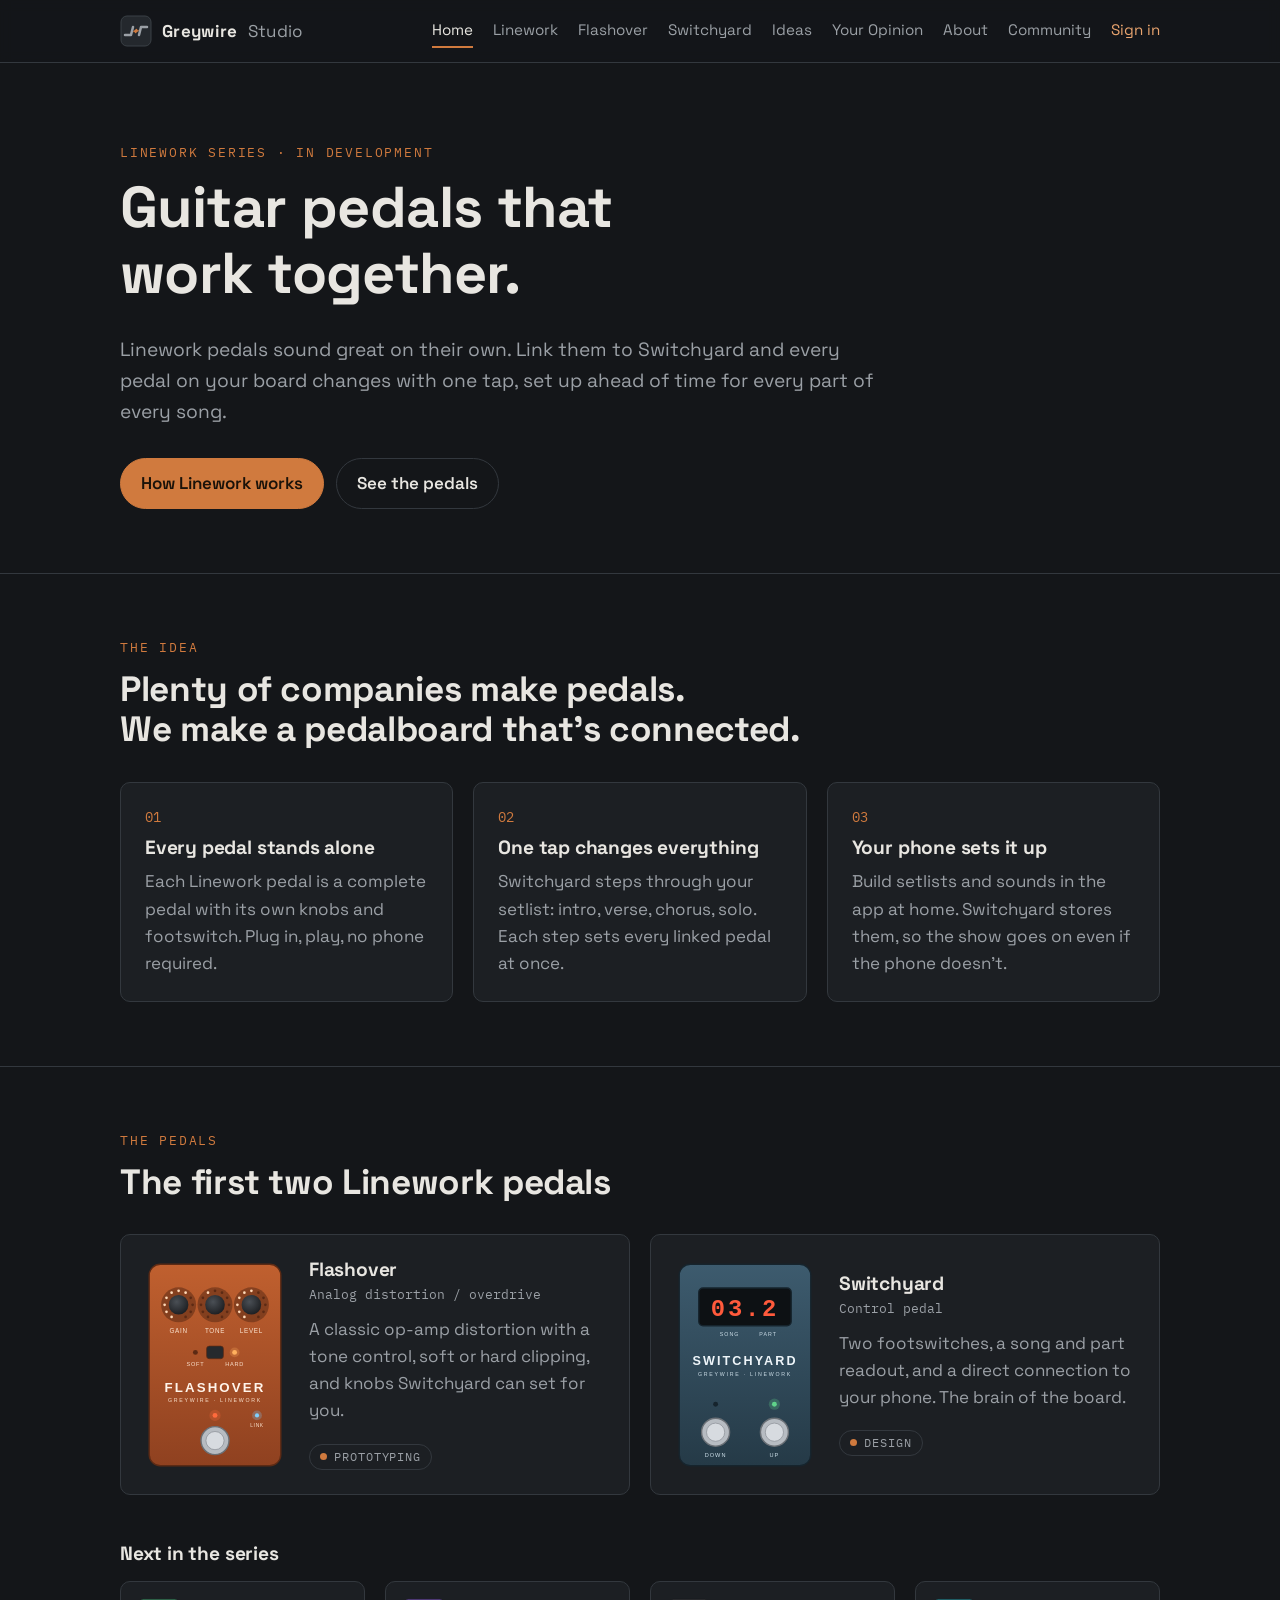
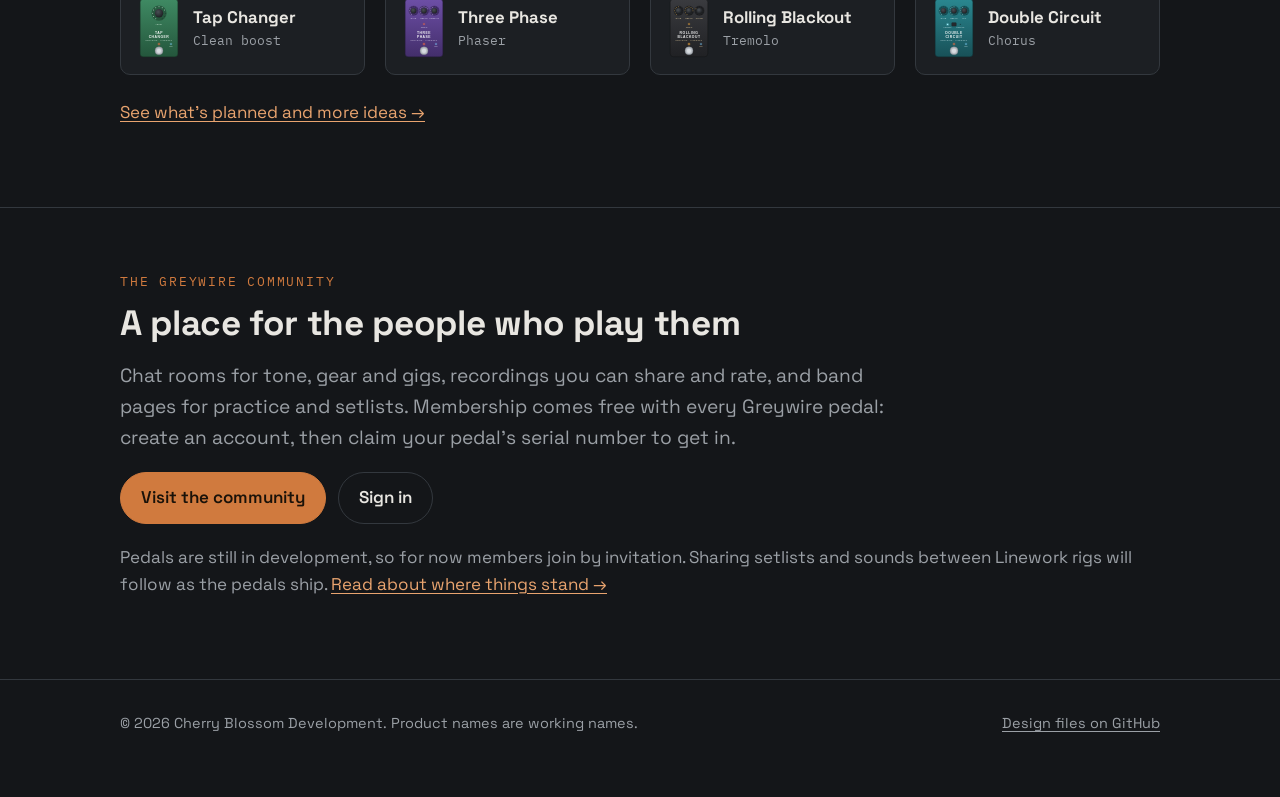
<file: index.html>
<!doctype html>
<html lang="en">
<head>
  <meta charset="utf-8">
  <meta name="viewport" content="width=device-width, initial-scale=1">
  <title>Greywire Studio · Guitar pedals that work together</title>
  <meta name="description" content="Greywire Studio makes the Linework series: guitar effects pedals that sound great on their own and work together under one phone-connected control pedal.">
  <link rel="icon" href="img/logo.svg" type="image/svg+xml">
  <link rel="preconnect" href="https://fonts.googleapis.com">
  <link rel="preconnect" href="https://fonts.gstatic.com" crossorigin>
  <link href="https://fonts.googleapis.com/css2?family=IBM+Plex+Mono:wght@400;500&family=Space+Grotesk:wght@400;600;700&display=swap" rel="stylesheet">
  <link rel="stylesheet" href="css/site.css">
</head>
<body>
  <header class="site-header">
    <div class="wrap">
      <a class="brand" href="index.html"><img src="img/logo.svg" alt="" width="32" height="32">Greywire <span>Studio</span></a>
      <nav class="site-nav" aria-label="Main">
        <a href="index.html" aria-current="page">Home</a>
        <a href="linework.html">Linework</a>
        <a href="flashover.html">Flashover</a>
        <a href="switchyard.html">Switchyard</a>
        <a href="ideas.html">Ideas</a>
        <a href="opinion.html">Your Opinion</a>
        <a href="about.html">About</a>
        <a href="https://community.greywirestudio.com/">Community</a>
        <a class="nav-signin" href="https://community.greywirestudio.com/login">Sign in</a>
      </nav>
    </div>
  </header>

  <main>
    <section class="hero">
      <div class="wrap">
        <p class="eyebrow">Linework series · in development</p>
        <h1>Guitar pedals that<br>work together.</h1>
        <p class="lead">Linework pedals sound great on their own. Link them to Switchyard and every pedal on your board changes with one tap, set up ahead of time for every part of every song.</p>
        <div class="buttons">
          <a class="button" href="linework.html">How Linework works</a>
          <a class="button ghost" href="#pedals">See the pedals</a>
        </div>
      </div>
    </section>

    <section class="section">
      <div class="wrap">
        <p class="eyebrow">The idea</p>
        <h2>Plenty of companies make pedals.<br>We make a pedalboard that's connected.</h2>
        <div class="grid three" style="margin-top: 32px;">
          <div class="card">
            <span class="num">01</span>
            <h3>Every pedal stands alone</h3>
            <p class="muted">Each Linework pedal is a complete pedal with its own knobs and footswitch. Plug in, play, no phone required.</p>
          </div>
          <div class="card">
            <span class="num">02</span>
            <h3>One tap changes everything</h3>
            <p class="muted">Switchyard steps through your setlist: intro, verse, chorus, solo. Each step sets every linked pedal at once.</p>
          </div>
          <div class="card">
            <span class="num">03</span>
            <h3>Your phone sets it up</h3>
            <p class="muted">Build setlists and sounds in the app at home. Switchyard stores them, so the show goes on even if the phone doesn't.</p>
          </div>
        </div>
      </div>
    </section>

    <section class="section" id="pedals">
      <div class="wrap">
        <p class="eyebrow">The pedals</p>
        <h2>The first two Linework pedals</h2>
        <div class="grid two" style="margin-top: 32px;">
          <a class="card pedal-card" href="flashover.html">
            <img src="img/flashover.svg" alt="Illustration of the Flashover pedal" width="140" height="210">
            <div>
              <h3>Flashover</h3>
              <p class="type">Analog distortion / overdrive</p>
              <p class="muted">A classic op-amp distortion with a tone control, soft or hard clipping, and knobs Switchyard can set for you.</p>
              <span class="status">Prototyping</span>
            </div>
          </a>
          <a class="card pedal-card" href="switchyard.html">
            <img src="img/switchyard.svg" alt="Illustration of the Switchyard pedal" width="140" height="210">
            <div>
              <h3>Switchyard</h3>
              <p class="type">Control pedal</p>
              <p class="muted">Two footswitches, a song and part readout, and a direct connection to your phone. The brain of the board.</p>
              <span class="status">Design</span>
            </div>
          </a>
        </div>
        <h3 style="margin-top: 48px;">Next in the series</h3>
        <div class="grid four" style="margin-top: 16px;">
          <a class="card mini" href="ideas.html#tap-changer"><img src="img/tap-changer.svg" alt="" width="40" height="60"><strong>Tap Changer</strong><span>Clean boost</span></a>
          <a class="card mini" href="ideas.html#three-phase"><img src="img/three-phase.svg" alt="" width="40" height="60"><strong>Three Phase</strong><span>Phaser</span></a>
          <a class="card mini" href="ideas.html#rolling-blackout"><img src="img/rolling-blackout.svg" alt="" width="40" height="60"><strong>Rolling Blackout</strong><span>Tremolo</span></a>
          <a class="card mini" href="ideas.html#double-circuit"><img src="img/double-circuit.svg" alt="" width="40" height="60"><strong>Double Circuit</strong><span>Chorus</span></a>
        </div>
        <p style="margin-top: 24px;"><a href="ideas.html">See what's planned and more ideas →</a></p>
      </div>
    </section>

    <section class="section">
      <div class="wrap">
        <p class="eyebrow">The Greywire community</p>
        <h2>A place for the people who play them</h2>
        <p class="lead">Chat rooms for tone, gear and gigs, recordings you can share and rate, and band pages for practice and setlists. Membership comes free with every Greywire pedal: create an account, then claim your pedal's serial number to get in.</p>
        <div class="buttons">
          <a class="button" href="https://community.greywirestudio.com/">Visit the community</a>
          <a class="button ghost" href="https://community.greywirestudio.com/login">Sign in</a>
        </div>
        <p class="muted" style="margin-top: 20px;">Pedals are still in development, so for now members join by invitation. Sharing setlists and sounds between Linework rigs will follow as the pedals ship. <a href="about.html">Read about where things stand →</a></p>
      </div>
    </section>
  </main>

  <footer class="site-footer">
    <div class="wrap">
      <p>© 2026 Cherry Blossom Development. Product names are working names.</p>
      <p><a href="https://github.com/Cherry-Blossom-Development/GreywireStudio">Design files on GitHub</a></p>
    </div>
  </footer>
</body>
</html>
</file>
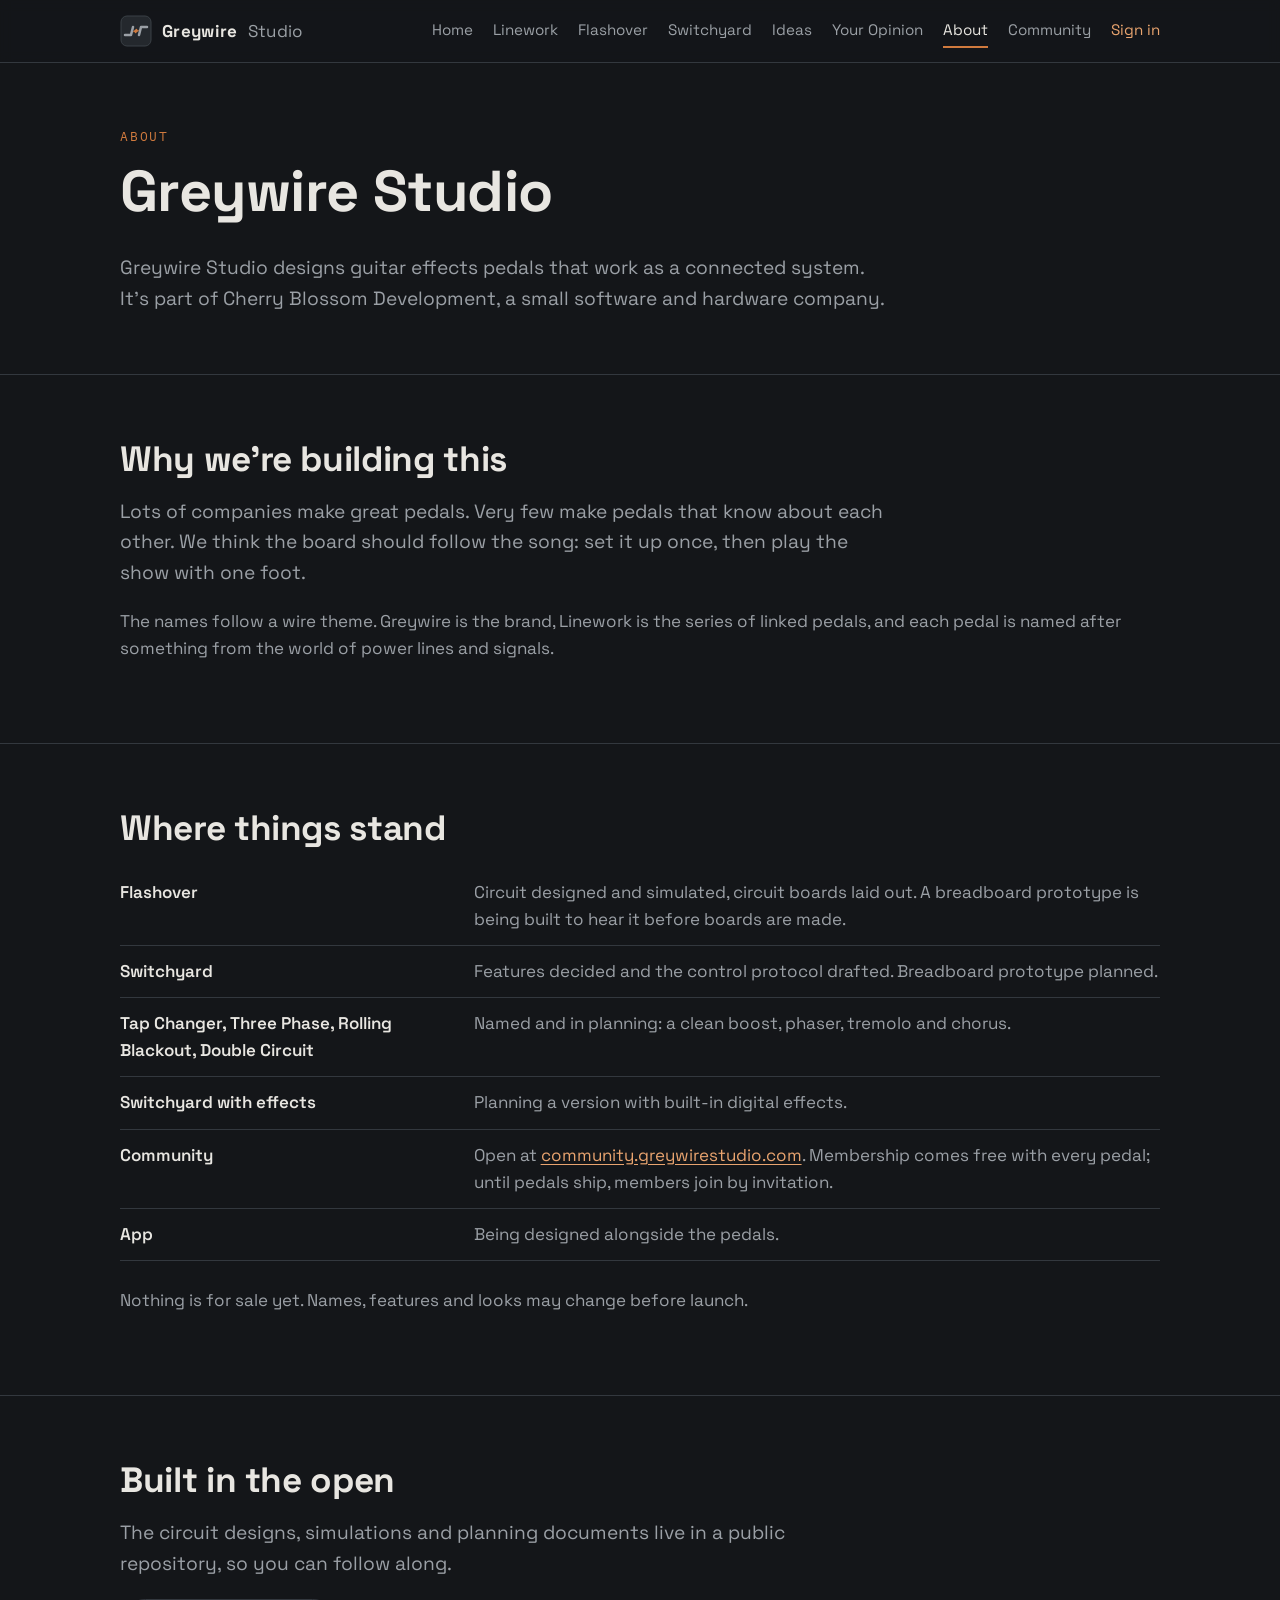
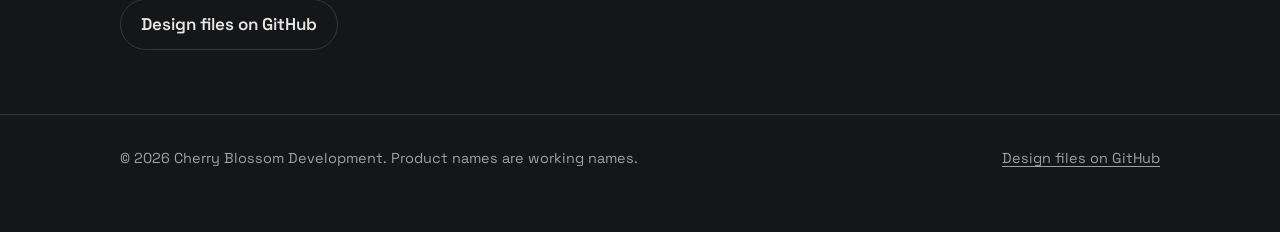
<file: about.html>
<!doctype html>
<html lang="en">
<head>
  <meta charset="utf-8">
  <meta name="viewport" content="width=device-width, initial-scale=1">
  <title>About · Greywire Studio</title>
  <meta name="description" content="About Greywire Studio, the guitar pedal brand from Cherry Blossom Development, and where the Linework pedals stand.">
  <link rel="icon" href="img/logo.svg" type="image/svg+xml">
  <link rel="preconnect" href="https://fonts.googleapis.com">
  <link rel="preconnect" href="https://fonts.gstatic.com" crossorigin>
  <link href="https://fonts.googleapis.com/css2?family=IBM+Plex+Mono:wght@400;500&family=Space+Grotesk:wght@400;600;700&display=swap" rel="stylesheet">
  <link rel="stylesheet" href="css/site.css">
</head>
<body>
  <header class="site-header">
    <div class="wrap">
      <a class="brand" href="index.html"><img src="img/logo.svg" alt="" width="32" height="32">Greywire <span>Studio</span></a>
      <nav class="site-nav" aria-label="Main">
        <a href="index.html">Home</a>
        <a href="linework.html">Linework</a>
        <a href="flashover.html">Flashover</a>
        <a href="switchyard.html">Switchyard</a>
        <a href="ideas.html">Ideas</a>
        <a href="opinion.html">Your Opinion</a>
        <a href="about.html" aria-current="page">About</a>
        <a href="https://community.greywirestudio.com/">Community</a>
        <a class="nav-signin" href="https://community.greywirestudio.com/login">Sign in</a>
      </nav>
    </div>
  </header>

  <main>
    <section class="page-head">
      <div class="wrap">
        <p class="eyebrow">About</p>
        <h1>Greywire Studio</h1>
        <p class="lead">Greywire Studio designs guitar effects pedals that work as a connected system. It's part of Cherry Blossom Development, a small software and hardware company.</p>
      </div>
    </section>

    <section class="section">
      <div class="wrap">
        <h2>Why we're building this</h2>
        <p class="lead">Lots of companies make great pedals. Very few make pedals that know about each other. We think the board should follow the song: set it up once, then play the show with one foot.</p>
        <p class="muted">The names follow a wire theme. Greywire is the brand, Linework is the series of linked pedals, and each pedal is named after something from the world of power lines and signals.</p>
      </div>
    </section>

    <section class="section">
      <div class="wrap">
        <h2>Where things stand</h2>
        <table class="spec">
          <tr><th>Flashover</th><td>Circuit designed and simulated, circuit boards laid out. A breadboard prototype is being built to hear it before boards are made.</td></tr>
          <tr><th>Switchyard</th><td>Features decided and the control protocol drafted. Breadboard prototype planned.</td></tr>
          <tr><th>Tap Changer, Three Phase, Rolling Blackout, Double Circuit</th><td>Named and in planning: a clean boost, phaser, tremolo and chorus.</td></tr>
          <tr><th>Switchyard with effects</th><td>Planning a version with built-in digital effects.</td></tr>
          <tr><th>Community</th><td>Open at <a href="https://community.greywirestudio.com/">community.greywirestudio.com</a>. Membership comes free with every pedal; until pedals ship, members join by invitation.</td></tr>
          <tr><th>App</th><td>Being designed alongside the pedals.</td></tr>
        </table>
        <p class="muted">Nothing is for sale yet. Names, features and looks may change before launch.</p>
      </div>
    </section>

    <section class="section">
      <div class="wrap">
        <h2>Built in the open</h2>
        <p class="lead">The circuit designs, simulations and planning documents live in a public repository, so you can follow along.</p>
        <div class="buttons">
          <a class="button ghost" href="https://github.com/Cherry-Blossom-Development/GreywireStudio">Design files on GitHub</a>
        </div>
      </div>
    </section>
  </main>

  <footer class="site-footer">
    <div class="wrap">
      <p>© 2026 Cherry Blossom Development. Product names are working names.</p>
      <p><a href="https://github.com/Cherry-Blossom-Development/GreywireStudio">Design files on GitHub</a></p>
    </div>
  </footer>
</body>
</html>
</file>
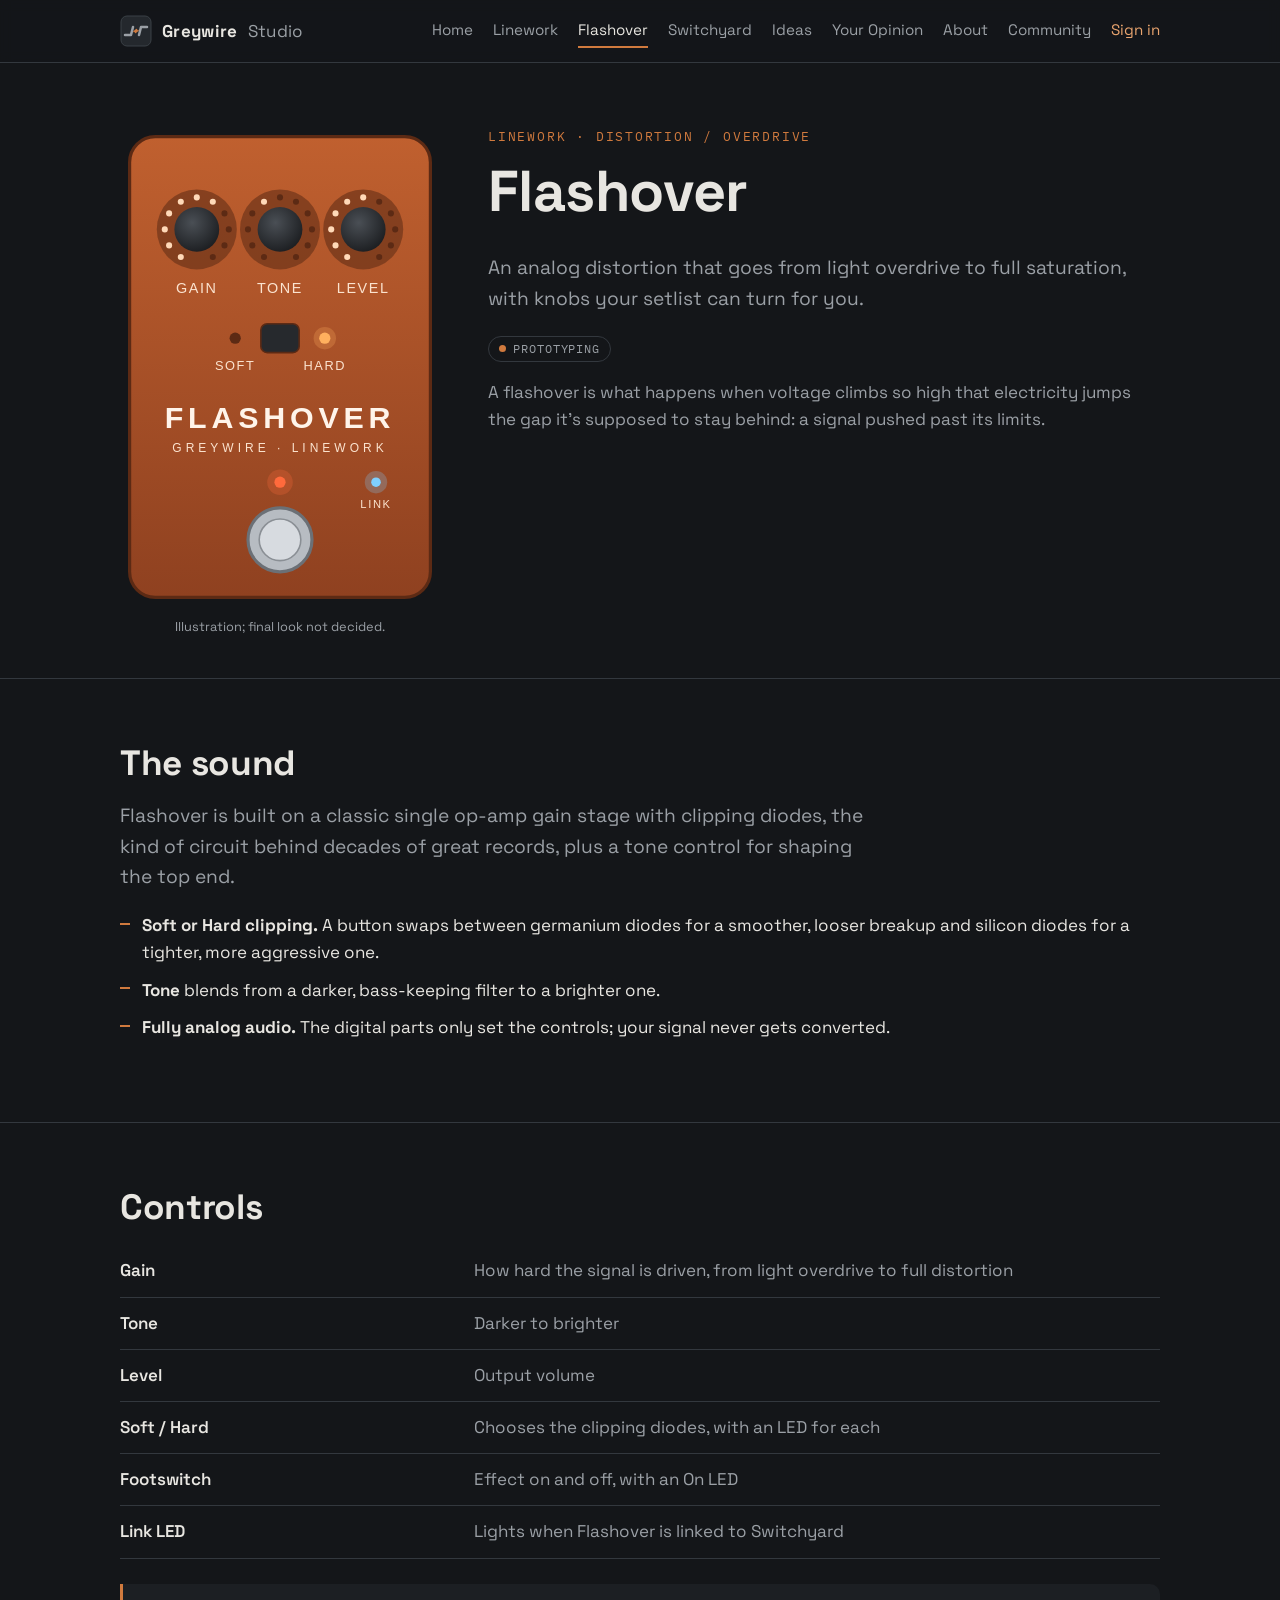
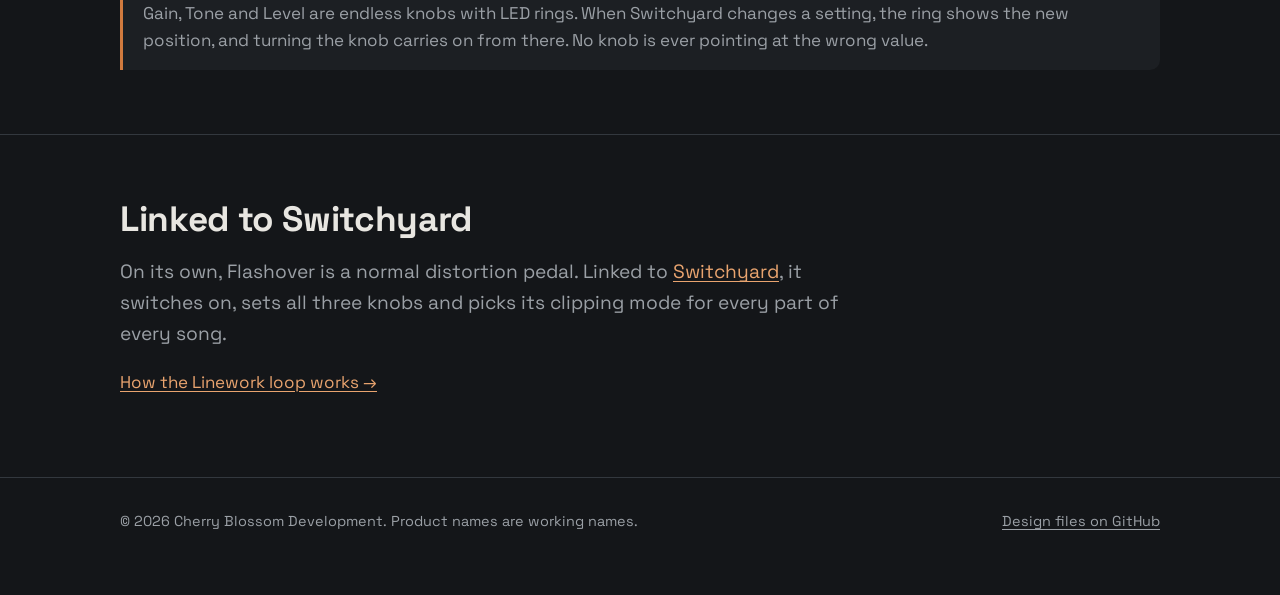
<file: flashover.html>
<!doctype html>
<html lang="en">
<head>
  <meta charset="utf-8">
  <meta name="viewport" content="width=device-width, initial-scale=1">
  <title>Flashover · Greywire Studio</title>
  <meta name="description" content="Flashover is an analog distortion and overdrive pedal in the Greywire Linework series, with soft or hard clipping and knobs that Switchyard can set for each song.">
  <link rel="icon" href="img/logo.svg" type="image/svg+xml">
  <link rel="preconnect" href="https://fonts.googleapis.com">
  <link rel="preconnect" href="https://fonts.gstatic.com" crossorigin>
  <link href="https://fonts.googleapis.com/css2?family=IBM+Plex+Mono:wght@400;500&family=Space+Grotesk:wght@400;600;700&display=swap" rel="stylesheet">
  <link rel="stylesheet" href="css/site.css">
</head>
<body>
  <header class="site-header">
    <div class="wrap">
      <a class="brand" href="index.html"><img src="img/logo.svg" alt="" width="32" height="32">Greywire <span>Studio</span></a>
      <nav class="site-nav" aria-label="Main">
        <a href="index.html">Home</a>
        <a href="linework.html">Linework</a>
        <a href="flashover.html" aria-current="page">Flashover</a>
        <a href="switchyard.html">Switchyard</a>
        <a href="ideas.html">Ideas</a>
        <a href="opinion.html">Your Opinion</a>
        <a href="about.html">About</a>
        <a href="https://community.greywirestudio.com/">Community</a>
        <a class="nav-signin" href="https://community.greywirestudio.com/login">Sign in</a>
      </nav>
    </div>
  </header>

  <main>
    <section class="page-head">
      <div class="wrap product">
        <figure>
          <img src="img/flashover.svg" alt="Illustration of the Flashover pedal" width="320" height="480">
          <figcaption>Illustration; final look not decided.</figcaption>
        </figure>
        <div>
          <p class="eyebrow">Linework · Distortion / overdrive</p>
          <h1>Flashover</h1>
          <p class="lead">An analog distortion that goes from light overdrive to full saturation, with knobs your setlist can turn for you.</p>
          <p><span class="status">Prototyping</span></p>
          <p class="muted">A flashover is what happens when voltage climbs so high that electricity jumps the gap it's supposed to stay behind: a signal pushed past its limits.</p>
        </div>
      </div>
    </section>

    <section class="section">
      <div class="wrap">
        <h2>The sound</h2>
        <p class="lead">Flashover is built on a classic single op-amp gain stage with clipping diodes, the kind of circuit behind decades of great records, plus a tone control for shaping the top end.</p>
        <ul class="ticks">
          <li><strong>Soft or Hard clipping.</strong> A button swaps between germanium diodes for a smoother, looser breakup and silicon diodes for a tighter, more aggressive one.</li>
          <li><strong>Tone</strong> blends from a darker, bass-keeping filter to a brighter one.</li>
          <li><strong>Fully analog audio.</strong> The digital parts only set the controls; your signal never gets converted.</li>
        </ul>
      </div>
    </section>

    <section class="section">
      <div class="wrap">
        <h2>Controls</h2>
        <table class="spec">
          <tr><th>Gain</th><td>How hard the signal is driven, from light overdrive to full distortion</td></tr>
          <tr><th>Tone</th><td>Darker to brighter</td></tr>
          <tr><th>Level</th><td>Output volume</td></tr>
          <tr><th>Soft / Hard</th><td>Chooses the clipping diodes, with an LED for each</td></tr>
          <tr><th>Footswitch</th><td>Effect on and off, with an On LED</td></tr>
          <tr><th>Link LED</th><td>Lights when Flashover is linked to Switchyard</td></tr>
        </table>
        <div class="note">
          <p>Gain, Tone and Level are endless knobs with LED rings. When Switchyard changes a setting, the ring shows the new position, and turning the knob carries on from there. No knob is ever pointing at the wrong value.</p>
        </div>
      </div>
    </section>

    <section class="section">
      <div class="wrap">
        <h2>Linked to Switchyard</h2>
        <p class="lead">On its own, Flashover is a normal distortion pedal. Linked to <a href="switchyard.html">Switchyard</a>, it switches on, sets all three knobs and picks its clipping mode for every part of every song.</p>
        <p><a href="linework.html">How the Linework loop works →</a></p>
      </div>
    </section>
  </main>

  <footer class="site-footer">
    <div class="wrap">
      <p>© 2026 Cherry Blossom Development. Product names are working names.</p>
      <p><a href="https://github.com/Cherry-Blossom-Development/GreywireStudio">Design files on GitHub</a></p>
    </div>
  </footer>
</body>
</html>
</file>
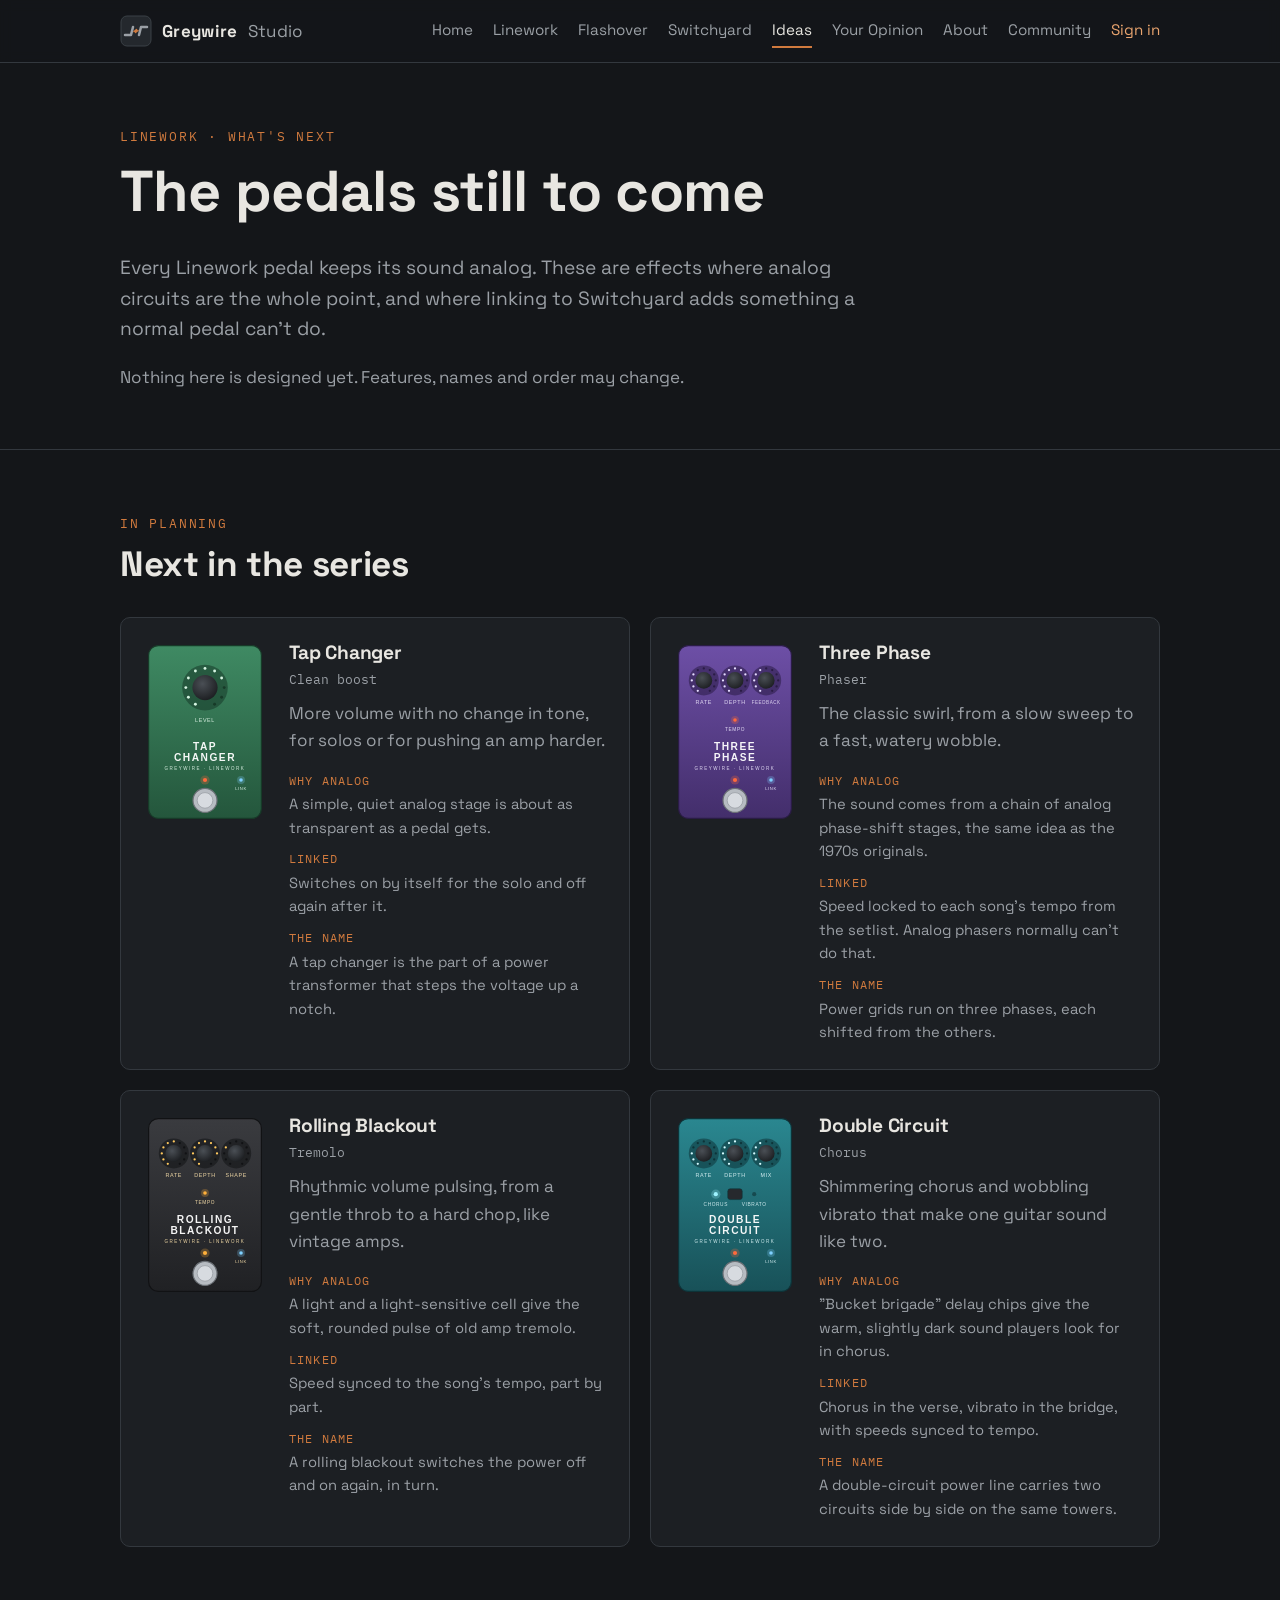
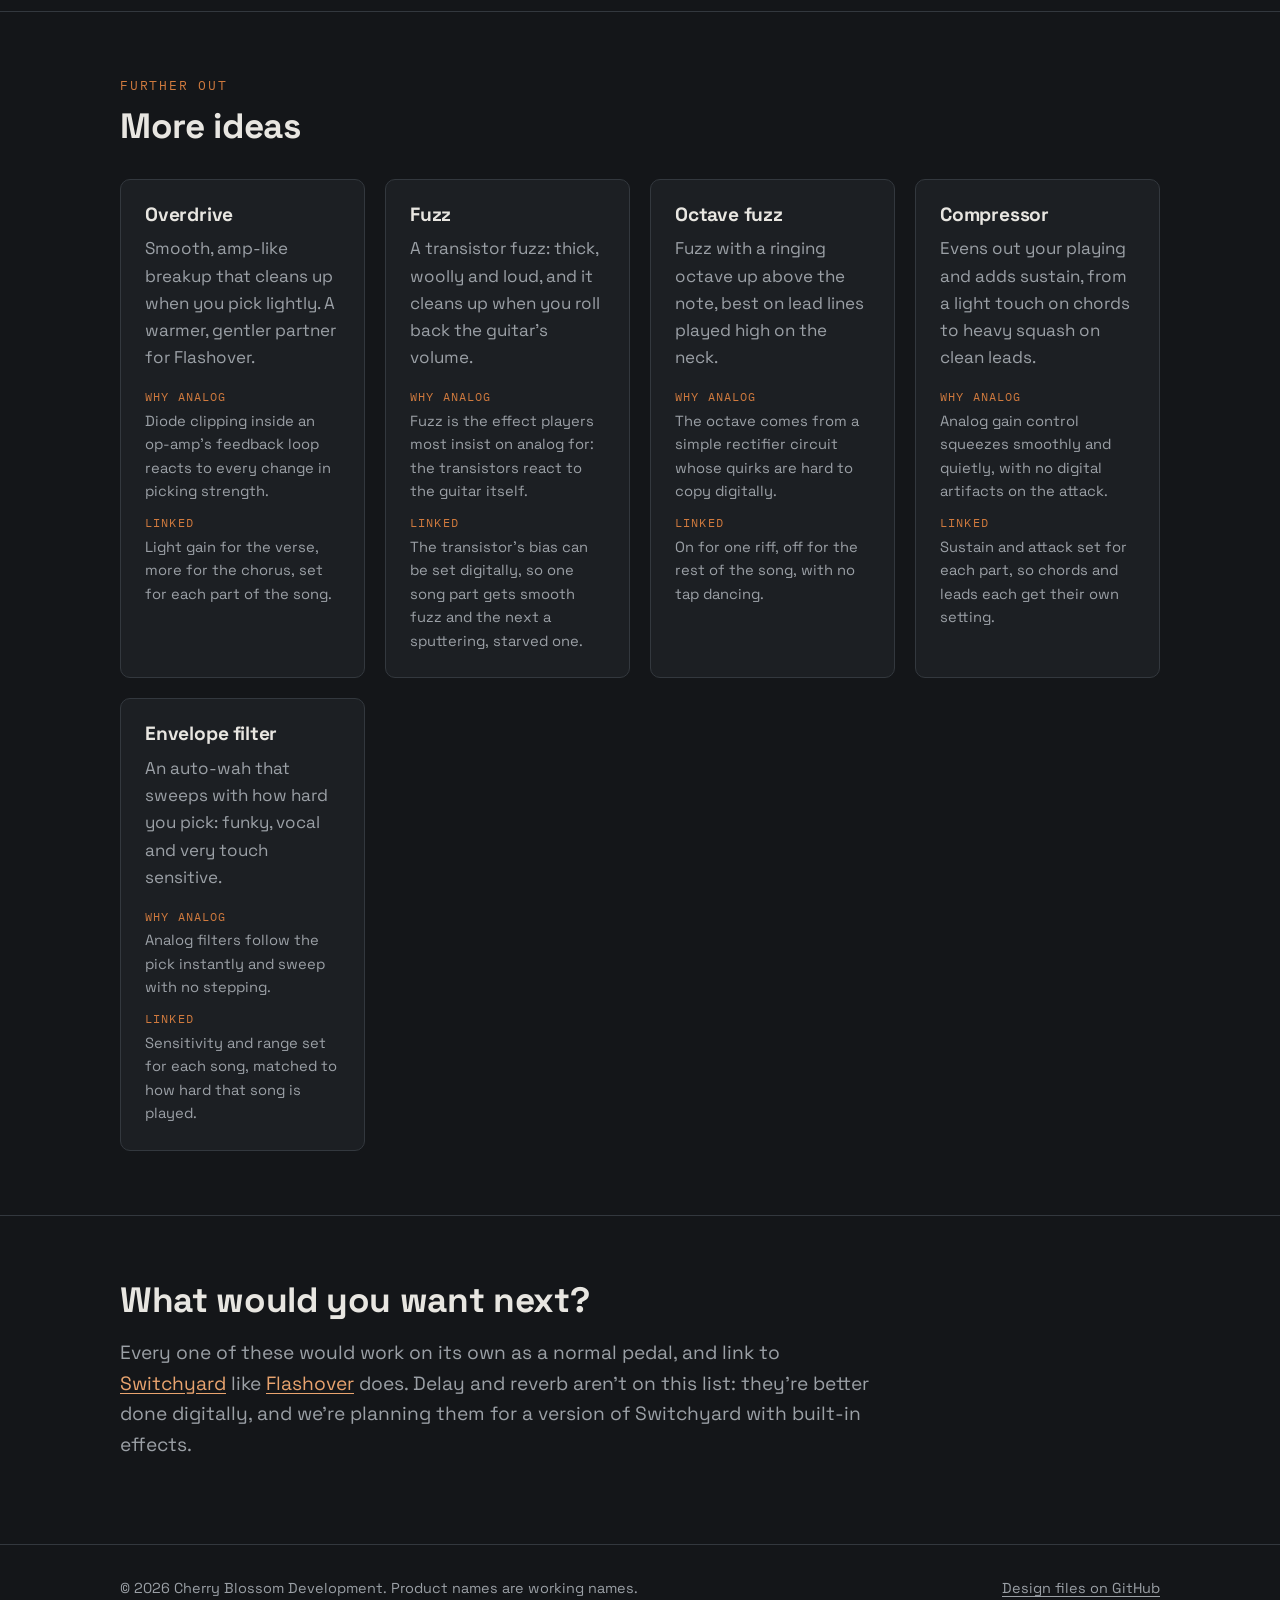
<file: ideas.html>
<!doctype html>
<html lang="en">
<head>
  <meta charset="utf-8">
  <meta name="viewport" content="width=device-width, initial-scale=1">
  <title>Ideas · Greywire Studio</title>
  <meta name="description" content="What's next for the Greywire Linework series: Tap Changer boost, Three Phase phaser, Rolling Blackout tremolo and Double Circuit chorus, plus more analog pedal ideas.">
  <link rel="icon" href="img/logo.svg" type="image/svg+xml">
  <link rel="preconnect" href="https://fonts.googleapis.com">
  <link rel="preconnect" href="https://fonts.gstatic.com" crossorigin>
  <link href="https://fonts.googleapis.com/css2?family=IBM+Plex+Mono:wght@400;500&family=Space+Grotesk:wght@400;600;700&display=swap" rel="stylesheet">
  <link rel="stylesheet" href="css/site.css">
</head>
<body>
  <header class="site-header">
    <div class="wrap">
      <a class="brand" href="index.html"><img src="img/logo.svg" alt="" width="32" height="32">Greywire <span>Studio</span></a>
      <nav class="site-nav" aria-label="Main">
        <a href="index.html">Home</a>
        <a href="linework.html">Linework</a>
        <a href="flashover.html">Flashover</a>
        <a href="switchyard.html">Switchyard</a>
        <a href="ideas.html" aria-current="page">Ideas</a>
        <a href="opinion.html">Your Opinion</a>
        <a href="about.html">About</a>
        <a href="https://community.greywirestudio.com/">Community</a>
        <a class="nav-signin" href="https://community.greywirestudio.com/login">Sign in</a>
      </nav>
    </div>
  </header>

  <main>
    <section class="page-head">
      <div class="wrap">
        <p class="eyebrow">Linework · What's next</p>
        <h1>The pedals still to come</h1>
        <p class="lead">Every Linework pedal keeps its sound analog. These are effects where analog circuits are the whole point, and where linking to Switchyard adds something a normal pedal can't do.</p>
        <p class="muted">Nothing here is designed yet. Features, names and order may change.</p>
      </div>
    </section>

    <section class="section">
      <div class="wrap">
        <p class="eyebrow">In planning</p>
        <h2>Next in the series</h2>
        <div class="grid pair" style="margin-top: 32px;">
          <div class="card idea with-art" id="tap-changer">
            <img src="img/tap-changer.svg" alt="Illustration of the Tap Changer pedal" width="120" height="180">
            <div>
              <h3>Tap Changer</h3>
              <p class="type">Clean boost</p>
              <p class="muted">More volume with no change in tone, for solos or for pushing an amp harder.</p>
              <dl>
                <dt>Why analog</dt><dd>A simple, quiet analog stage is about as transparent as a pedal gets.</dd>
                <dt>Linked</dt><dd>Switches on by itself for the solo and off again after it.</dd>
                <dt>The name</dt><dd>A tap changer is the part of a power transformer that steps the voltage up a notch.</dd>
              </dl>
            </div>
          </div>
          <div class="card idea with-art" id="three-phase">
            <img src="img/three-phase.svg" alt="Illustration of the Three Phase pedal" width="120" height="180">
            <div>
              <h3>Three Phase</h3>
              <p class="type">Phaser</p>
              <p class="muted">The classic swirl, from a slow sweep to a fast, watery wobble.</p>
              <dl>
                <dt>Why analog</dt><dd>The sound comes from a chain of analog phase-shift stages, the same idea as the 1970s originals.</dd>
                <dt>Linked</dt><dd>Speed locked to each song's tempo from the setlist. Analog phasers normally can't do that.</dd>
                <dt>The name</dt><dd>Power grids run on three phases, each shifted from the others.</dd>
              </dl>
            </div>
          </div>
          <div class="card idea with-art" id="rolling-blackout">
            <img src="img/rolling-blackout.svg" alt="Illustration of the Rolling Blackout pedal" width="120" height="180">
            <div>
              <h3>Rolling Blackout</h3>
              <p class="type">Tremolo</p>
              <p class="muted">Rhythmic volume pulsing, from a gentle throb to a hard chop, like vintage amps.</p>
              <dl>
                <dt>Why analog</dt><dd>A light and a light-sensitive cell give the soft, rounded pulse of old amp tremolo.</dd>
                <dt>Linked</dt><dd>Speed synced to the song's tempo, part by part.</dd>
                <dt>The name</dt><dd>A rolling blackout switches the power off and on again, in turn.</dd>
              </dl>
            </div>
          </div>
          <div class="card idea with-art" id="double-circuit">
            <img src="img/double-circuit.svg" alt="Illustration of the Double Circuit pedal" width="120" height="180">
            <div>
              <h3>Double Circuit</h3>
              <p class="type">Chorus</p>
              <p class="muted">Shimmering chorus and wobbling vibrato that make one guitar sound like two.</p>
              <dl>
                <dt>Why analog</dt><dd>"Bucket brigade" delay chips give the warm, slightly dark sound players look for in chorus.</dd>
                <dt>Linked</dt><dd>Chorus in the verse, vibrato in the bridge, with speeds synced to tempo.</dd>
                <dt>The name</dt><dd>A double-circuit power line carries two circuits side by side on the same towers.</dd>
              </dl>
            </div>
          </div>
        </div>
      </div>
    </section>

    <section class="section">
      <div class="wrap">
        <p class="eyebrow">Further out</p>
        <h2>More ideas</h2>
        <div class="grid three" style="margin-top: 32px;">
          <div class="card idea">
            <h3>Overdrive</h3>
            <p class="muted">Smooth, amp-like breakup that cleans up when you pick lightly. A warmer, gentler partner for Flashover.</p>
            <dl>
              <dt>Why analog</dt><dd>Diode clipping inside an op-amp's feedback loop reacts to every change in picking strength.</dd>
              <dt>Linked</dt><dd>Light gain for the verse, more for the chorus, set for each part of the song.</dd>
            </dl>
          </div>
          <div class="card idea">
            <h3>Fuzz</h3>
            <p class="muted">A transistor fuzz: thick, woolly and loud, and it cleans up when you roll back the guitar's volume.</p>
            <dl>
              <dt>Why analog</dt><dd>Fuzz is the effect players most insist on analog for: the transistors react to the guitar itself.</dd>
              <dt>Linked</dt><dd>The transistor's bias can be set digitally, so one song part gets smooth fuzz and the next a sputtering, starved one.</dd>
            </dl>
          </div>
          <div class="card idea">
            <h3>Octave fuzz</h3>
            <p class="muted">Fuzz with a ringing octave up above the note, best on lead lines played high on the neck.</p>
            <dl>
              <dt>Why analog</dt><dd>The octave comes from a simple rectifier circuit whose quirks are hard to copy digitally.</dd>
              <dt>Linked</dt><dd>On for one riff, off for the rest of the song, with no tap dancing.</dd>
            </dl>
          </div>
          <div class="card idea">
            <h3>Compressor</h3>
            <p class="muted">Evens out your playing and adds sustain, from a light touch on chords to heavy squash on clean leads.</p>
            <dl>
              <dt>Why analog</dt><dd>Analog gain control squeezes smoothly and quietly, with no digital artifacts on the attack.</dd>
              <dt>Linked</dt><dd>Sustain and attack set for each part, so chords and leads each get their own setting.</dd>
            </dl>
          </div>
          <div class="card idea">
            <h3>Envelope filter</h3>
            <p class="muted">An auto-wah that sweeps with how hard you pick: funky, vocal and very touch sensitive.</p>
            <dl>
              <dt>Why analog</dt><dd>Analog filters follow the pick instantly and sweep with no stepping.</dd>
              <dt>Linked</dt><dd>Sensitivity and range set for each song, matched to how hard that song is played.</dd>
            </dl>
          </div>
        </div>
      </div>
    </section>

    <section class="section">
      <div class="wrap">
        <h2>What would you want next?</h2>
        <p class="lead">Every one of these would work on its own as a normal pedal, and link to <a href="switchyard.html">Switchyard</a> like <a href="flashover.html">Flashover</a> does. Delay and reverb aren't on this list: they're better done digitally, and we're planning them for a version of Switchyard with built-in effects.</p>
      </div>
    </section>
  </main>

  <footer class="site-footer">
    <div class="wrap">
      <p>© 2026 Cherry Blossom Development. Product names are working names.</p>
      <p><a href="https://github.com/Cherry-Blossom-Development/GreywireStudio">Design files on GitHub</a></p>
    </div>
  </footer>
</body>
</html>
</file>
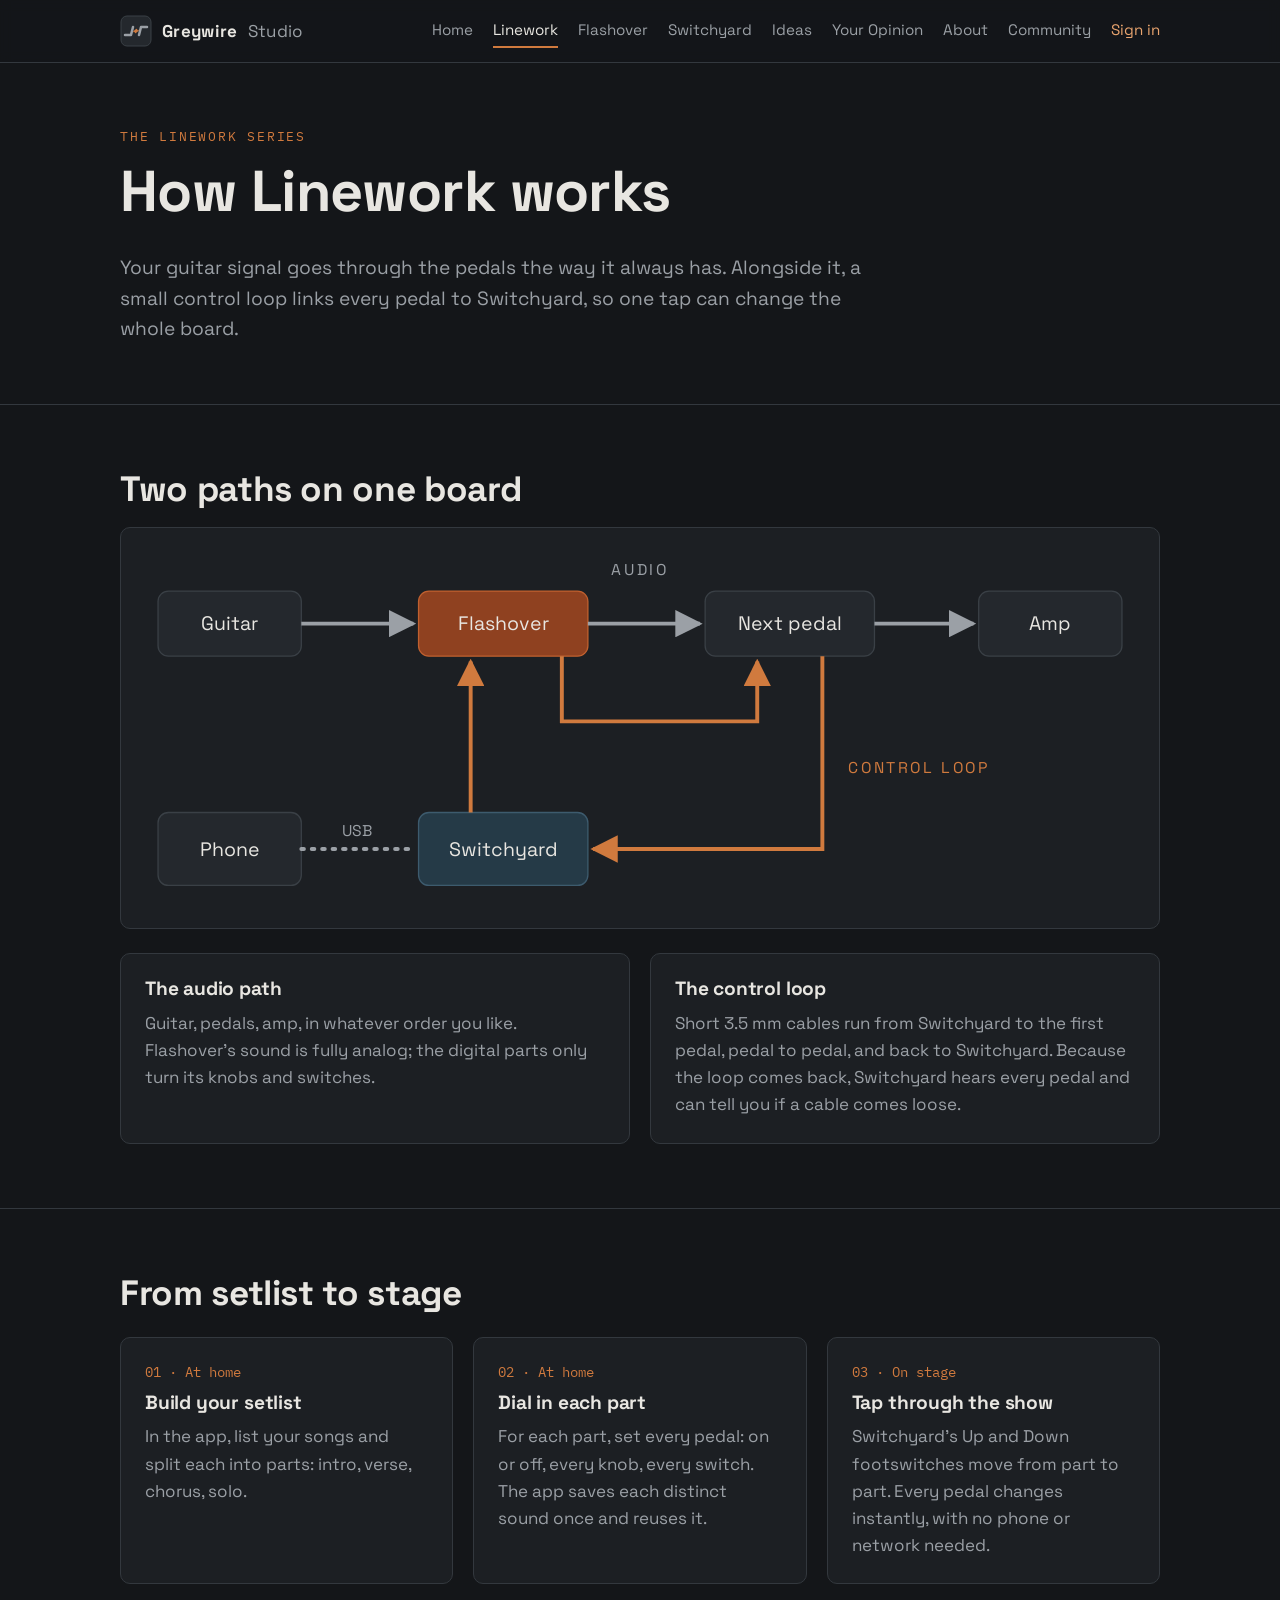
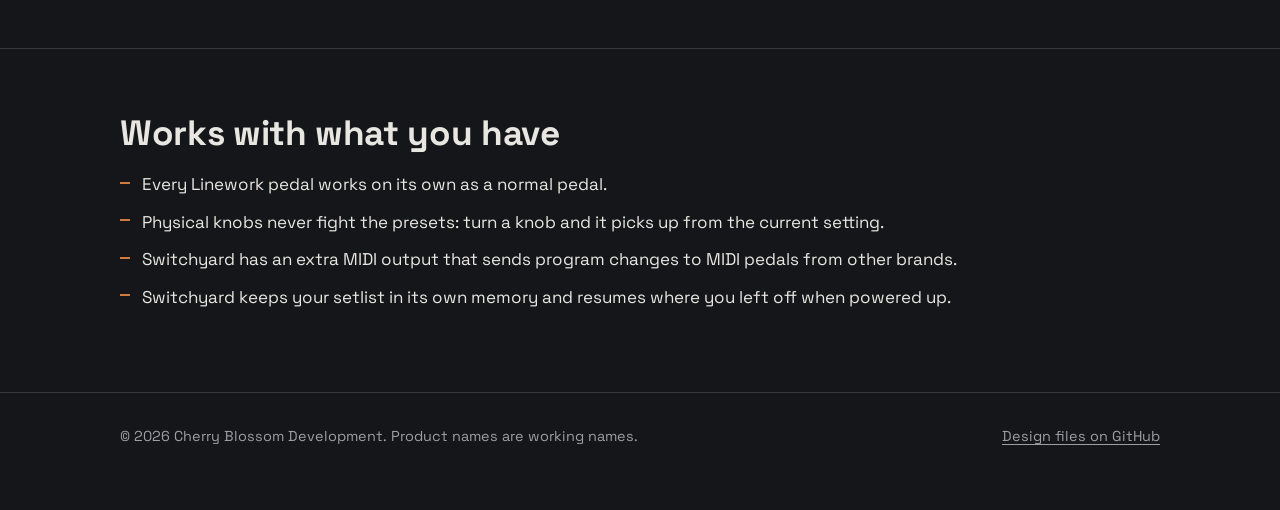
<file: linework.html>
<!doctype html>
<html lang="en">
<head>
  <meta charset="utf-8">
  <meta name="viewport" content="width=device-width, initial-scale=1">
  <title>Linework · Greywire Studio</title>
  <meta name="description" content="How the Linework series works: pedals linked in a loop to Switchyard, which changes every pedal's settings for each part of each song.">
  <link rel="icon" href="img/logo.svg" type="image/svg+xml">
  <link rel="preconnect" href="https://fonts.googleapis.com">
  <link rel="preconnect" href="https://fonts.gstatic.com" crossorigin>
  <link href="https://fonts.googleapis.com/css2?family=IBM+Plex+Mono:wght@400;500&family=Space+Grotesk:wght@400;600;700&display=swap" rel="stylesheet">
  <link rel="stylesheet" href="css/site.css">
</head>
<body>
  <header class="site-header">
    <div class="wrap">
      <a class="brand" href="index.html"><img src="img/logo.svg" alt="" width="32" height="32">Greywire <span>Studio</span></a>
      <nav class="site-nav" aria-label="Main">
        <a href="index.html">Home</a>
        <a href="linework.html" aria-current="page">Linework</a>
        <a href="flashover.html">Flashover</a>
        <a href="switchyard.html">Switchyard</a>
        <a href="ideas.html">Ideas</a>
        <a href="opinion.html">Your Opinion</a>
        <a href="about.html">About</a>
        <a href="https://community.greywirestudio.com/">Community</a>
        <a class="nav-signin" href="https://community.greywirestudio.com/login">Sign in</a>
      </nav>
    </div>
  </header>

  <main>
    <section class="page-head">
      <div class="wrap">
        <p class="eyebrow">The Linework series</p>
        <h1>How Linework works</h1>
        <p class="lead">Your guitar signal goes through the pedals the way it always has. Alongside it, a small control loop links every pedal to Switchyard, so one tap can change the whole board.</p>
      </div>
    </section>

    <section class="section">
      <div class="wrap">
        <h2>Two paths on one board</h2>
        <div class="diagram">
          <svg viewBox="0 0 760 270" role="img" aria-labelledby="dia-title dia-desc" font-family="Space Grotesk, Arial, sans-serif">
            <title id="dia-title">Linework connections</title>
            <desc id="dia-desc">The guitar signal runs from the guitar through Flashover and another Linework pedal to the amp. Separately, Switchyard's control loop runs out to Flashover, on to the next pedal, and back to Switchyard. A phone connects to Switchyard over USB.</desc>
            <defs>
              <marker id="arrow-c" viewBox="0 0 10 10" refX="9" refY="5" markerWidth="7" markerHeight="7" orient="auto"><path d="M0 0 L10 5 L0 10 z" fill="#d07a3e"/></marker>
              <marker id="arrow-g" viewBox="0 0 10 10" refX="9" refY="5" markerWidth="7" markerHeight="7" orient="auto"><path d="M0 0 L10 5 L0 10 z" fill="#9ba0a6"/></marker>
            </defs>

            <!-- Audio path -->
            <g font-size="15" fill="#e8e6e1" text-anchor="middle">
              <rect x="10" y="30" width="110" height="50" rx="8" fill="#24282d" stroke="#3a4046"/>
              <text x="65" y="60">Guitar</text>
              <rect x="210" y="30" width="130" height="50" rx="8" fill="#8f4120" stroke="#c0602f"/>
              <text x="275" y="60">Flashover</text>
              <rect x="430" y="30" width="130" height="50" rx="8" fill="#24282d" stroke="#3a4046"/>
              <text x="495" y="60">Next pedal</text>
              <rect x="640" y="30" width="110" height="50" rx="8" fill="#24282d" stroke="#3a4046"/>
              <text x="695" y="60">Amp</text>
            </g>
            <g stroke="#9ba0a6" stroke-width="3" marker-end="url(#arrow-g)">
              <line x1="120" y1="55" x2="206" y2="55"/>
              <line x1="340" y1="55" x2="426" y2="55"/>
              <line x1="560" y1="55" x2="636" y2="55"/>
            </g>
            <text x="380" y="18" font-size="12" fill="#9ba0a6" text-anchor="middle" letter-spacing="2">AUDIO</text>

            <!-- Control loop -->
            <g font-size="15" fill="#e8e6e1" text-anchor="middle">
              <rect x="210" y="200" width="130" height="56" rx="8" fill="#253a47" stroke="#3d5b6e"/>
              <text x="275" y="233">Switchyard</text>
              <rect x="10" y="200" width="110" height="56" rx="8" fill="#24282d" stroke="#3a4046"/>
              <text x="65" y="233">Phone</text>
            </g>
            <line x1="120" y1="228" x2="206" y2="228" stroke="#9ba0a6" stroke-width="3" stroke-dasharray="2 6" stroke-linecap="round"/>
            <text x="163" y="218" font-size="12" fill="#9ba0a6" text-anchor="middle">USB</text>
            <g fill="none" stroke="#d07a3e" stroke-width="3" marker-end="url(#arrow-c)">
              <path d="M250 200 V84"/>
              <path d="M320 80 V130 H470 V84"/>
              <path d="M520 80 V228 H344"/>
            </g>
            <text x="540" y="170" font-size="12" fill="#d07a3e" letter-spacing="2">CONTROL LOOP</text>
          </svg>
        </div>
        <div class="grid two">
          <div class="card">
            <h3>The audio path</h3>
            <p class="muted">Guitar, pedals, amp, in whatever order you like. Flashover's sound is fully analog; the digital parts only turn its knobs and switches.</p>
          </div>
          <div class="card">
            <h3>The control loop</h3>
            <p class="muted">Short 3.5 mm cables run from Switchyard to the first pedal, pedal to pedal, and back to Switchyard. Because the loop comes back, Switchyard hears every pedal and can tell you if a cable comes loose.</p>
          </div>
        </div>
      </div>
    </section>

    <section class="section">
      <div class="wrap">
        <h2>From setlist to stage</h2>
        <div class="grid three" style="margin-top: 24px;">
          <div class="card">
            <span class="num">01 · At home</span>
            <h3>Build your setlist</h3>
            <p class="muted">In the app, list your songs and split each into parts: intro, verse, chorus, solo.</p>
          </div>
          <div class="card">
            <span class="num">02 · At home</span>
            <h3>Dial in each part</h3>
            <p class="muted">For each part, set every pedal: on or off, every knob, every switch. The app saves each distinct sound once and reuses it.</p>
          </div>
          <div class="card">
            <span class="num">03 · On stage</span>
            <h3>Tap through the show</h3>
            <p class="muted">Switchyard's Up and Down footswitches move from part to part. Every pedal changes instantly, with no phone or network needed.</p>
          </div>
        </div>
      </div>
    </section>

    <section class="section">
      <div class="wrap">
        <h2>Works with what you have</h2>
        <ul class="ticks">
          <li>Every Linework pedal works on its own as a normal pedal.</li>
          <li>Physical knobs never fight the presets: turn a knob and it picks up from the current setting.</li>
          <li>Switchyard has an extra MIDI output that sends program changes to MIDI pedals from other brands.</li>
          <li>Switchyard keeps your setlist in its own memory and resumes where you left off when powered up.</li>
        </ul>
      </div>
    </section>
  </main>

  <footer class="site-footer">
    <div class="wrap">
      <p>© 2026 Cherry Blossom Development. Product names are working names.</p>
      <p><a href="https://github.com/Cherry-Blossom-Development/GreywireStudio">Design files on GitHub</a></p>
    </div>
  </footer>
</body>
</html>
</file>
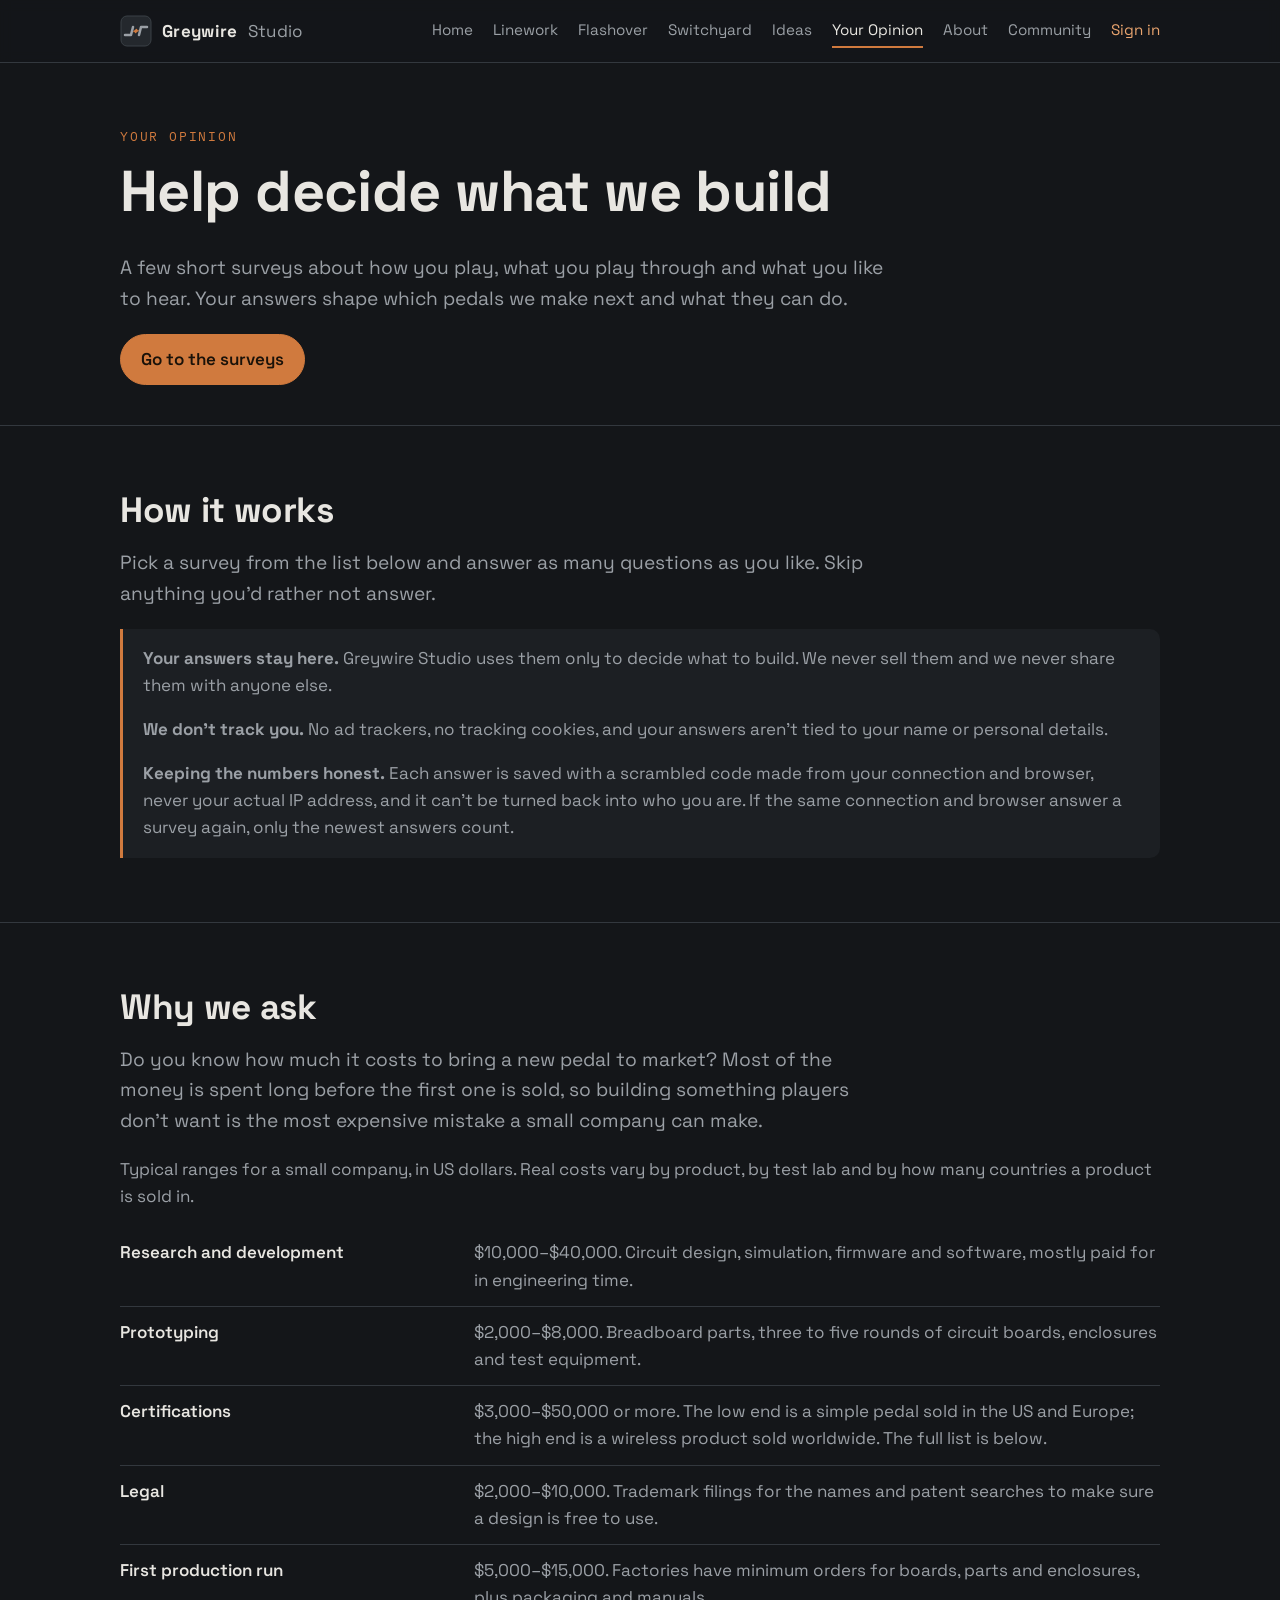
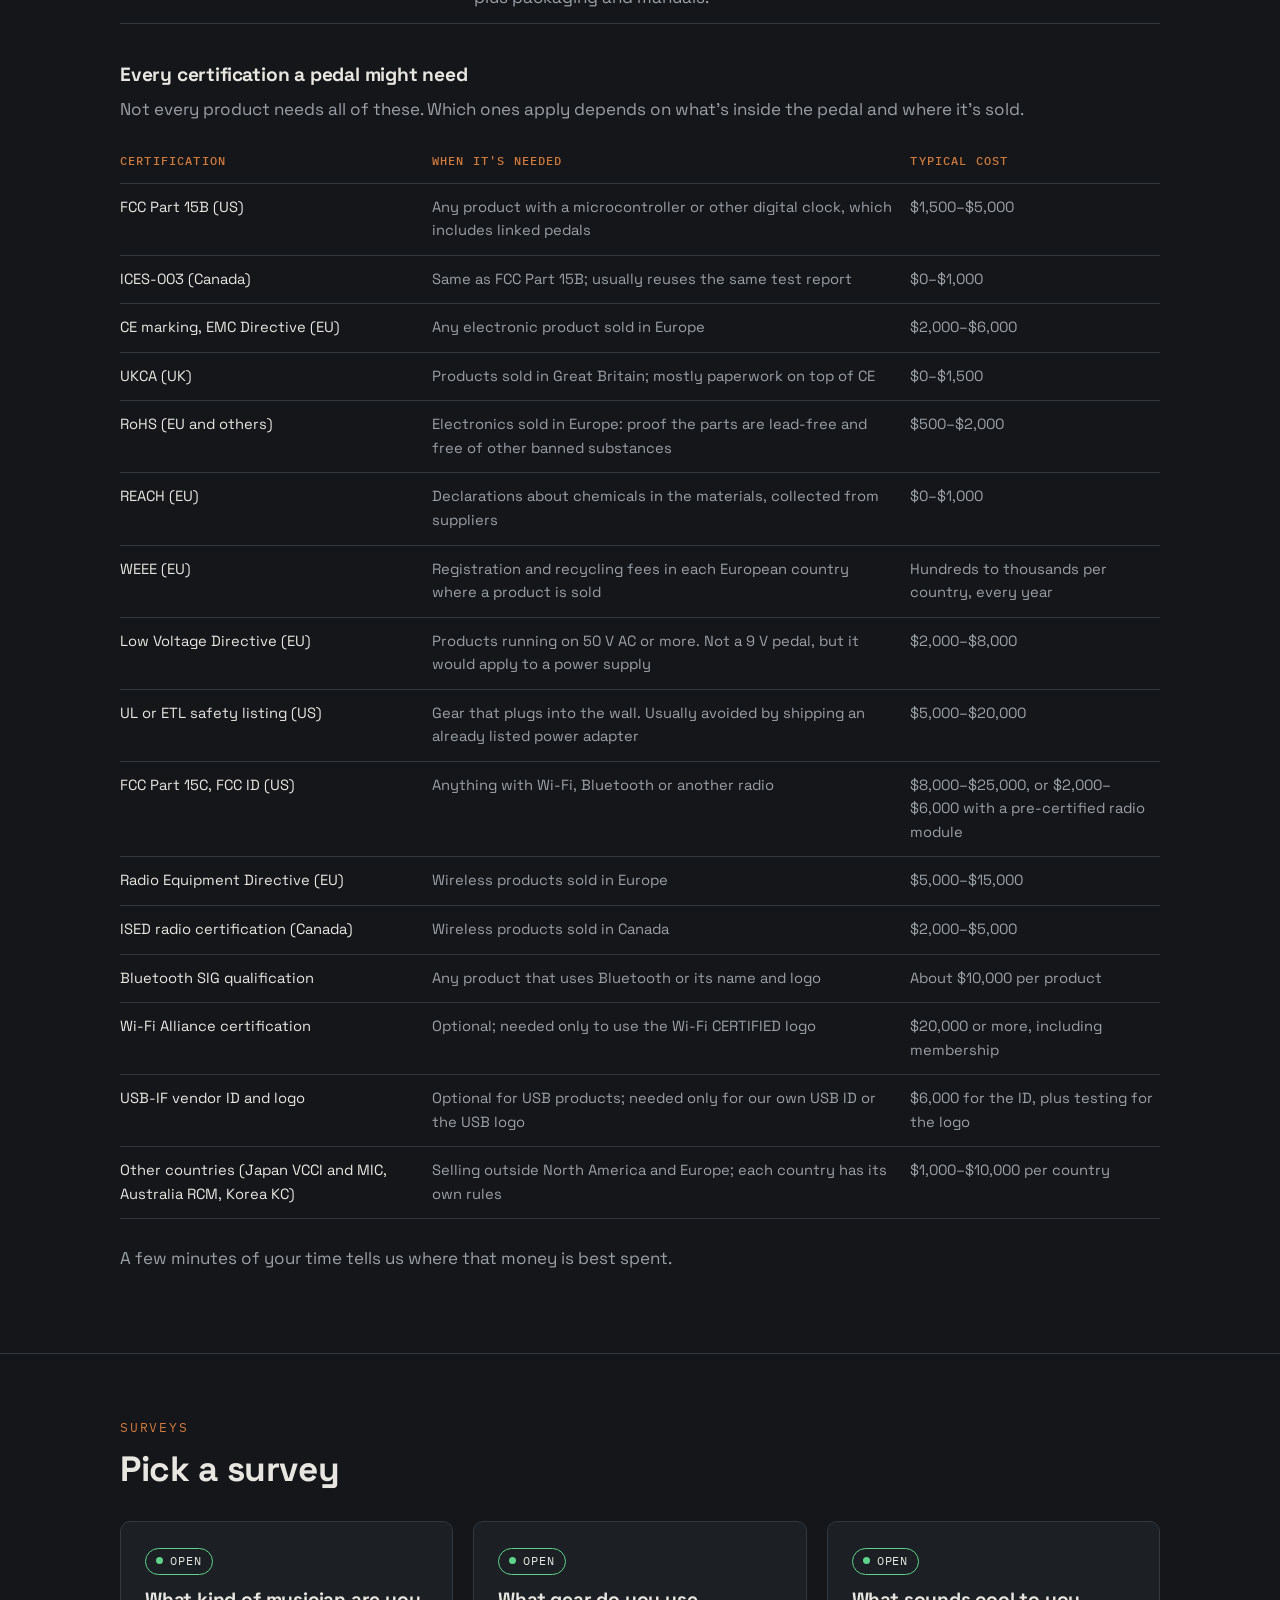
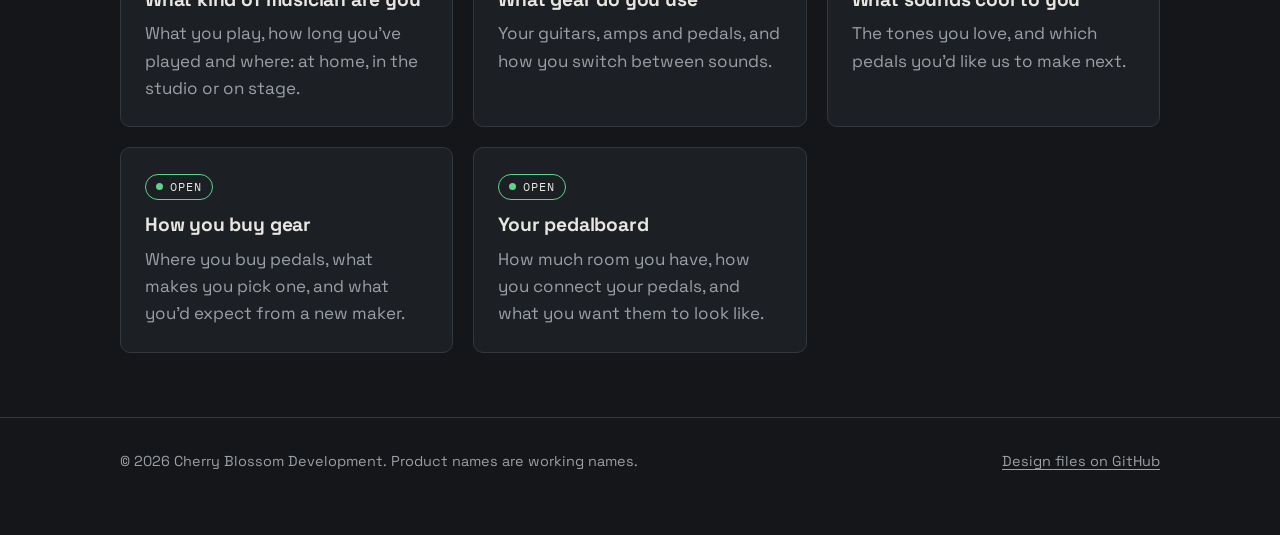
<file: opinion.html>
<!doctype html>
<html lang="en">
<head>
  <meta charset="utf-8">
  <meta name="viewport" content="width=device-width, initial-scale=1">
  <title>Your Opinion · Greywire Studio</title>
  <meta name="description" content="Short surveys that help Greywire Studio decide which pedals to build next. Your answers are used only by us, never sold or shared.">
  <link rel="icon" href="img/logo.svg" type="image/svg+xml">
  <link rel="preconnect" href="https://fonts.googleapis.com">
  <link rel="preconnect" href="https://fonts.gstatic.com" crossorigin>
  <link href="https://fonts.googleapis.com/css2?family=IBM+Plex+Mono:wght@400;500&family=Space+Grotesk:wght@400;600;700&display=swap" rel="stylesheet">
  <link rel="stylesheet" href="css/site.css">
</head>
<body>
  <header class="site-header">
    <div class="wrap">
      <a class="brand" href="index.html"><img src="img/logo.svg" alt="" width="32" height="32">Greywire <span>Studio</span></a>
      <nav class="site-nav" aria-label="Main">
        <a href="index.html">Home</a>
        <a href="linework.html">Linework</a>
        <a href="flashover.html">Flashover</a>
        <a href="switchyard.html">Switchyard</a>
        <a href="ideas.html">Ideas</a>
        <a href="opinion.html" aria-current="page">Your Opinion</a>
        <a href="about.html">About</a>
        <a href="https://community.greywirestudio.com/">Community</a>
        <a class="nav-signin" href="https://community.greywirestudio.com/login">Sign in</a>
      </nav>
    </div>
  </header>

  <main>
    <section class="page-head">
      <div class="wrap">
        <p class="eyebrow">Your Opinion</p>
        <h1>Help decide what we build</h1>
        <p class="lead">A few short surveys about how you play, what you play through and what you like to hear. Your answers shape which pedals we make next and what they can do.</p>
        <div class="buttons">
          <a class="button" href="#surveys">Go to the surveys</a>
        </div>
      </div>
    </section>

    <section class="section" id="how-it-works">
      <div class="wrap">
        <h2>How it works</h2>
        <p class="lead">Pick a survey from the list below and answer as many questions as you like. Skip anything you'd rather not answer.</p>
        <div class="note">
          <p><strong>Your answers stay here.</strong> Greywire Studio uses them only to decide what to build. We never sell them and we never share them with anyone else.</p>
          <p><strong>We don't track you.</strong> No ad trackers, no tracking cookies, and your answers aren't tied to your name or personal details.</p>
          <p><strong>Keeping the numbers honest.</strong> Each answer is saved with a scrambled code made from your connection and browser, never your actual IP address, and it can't be turned back into who you are. If the same connection and browser answer a survey again, only the newest answers count.</p>
        </div>
      </div>
    </section>

    <section class="section">
      <div class="wrap">
        <h2>Why we ask</h2>
        <p class="lead">Do you know how much it costs to bring a new pedal to market? Most of the money is spent long before the first one is sold, so building something players don't want is the most expensive mistake a small company can make.</p>
        <p class="muted">Typical ranges for a small company, in US dollars. Real costs vary by product, by test lab and by how many countries a product is sold in.</p>
        <table class="spec">
          <tr><th>Research and development</th><td>$10,000–$40,000. Circuit design, simulation, firmware and software, mostly paid for in engineering time.</td></tr>
          <tr><th>Prototyping</th><td>$2,000–$8,000. Breadboard parts, three to five rounds of circuit boards, enclosures and test equipment.</td></tr>
          <tr><th>Certifications</th><td>$3,000–$50,000 or more. The low end is a simple pedal sold in the US and Europe; the high end is a wireless product sold worldwide. The full list is below.</td></tr>
          <tr><th>Legal</th><td>$2,000–$10,000. Trademark filings for the names and patent searches to make sure a design is free to use.</td></tr>
          <tr><th>First production run</th><td>$5,000–$15,000. Factories have minimum orders for boards, parts and enclosures, plus packaging and manuals.</td></tr>
        </table>

        <h3 style="margin-top: 40px;">Every certification a pedal might need</h3>
        <p class="muted">Not every product needs all of these. Which ones apply depends on what's inside the pedal and where it's sold.</p>
        <table class="spec costs">
          <tr><th>Certification</th><th>When it's needed</th><th>Typical cost</th></tr>
          <tr><td>FCC Part 15B (US)</td><td>Any product with a microcontroller or other digital clock, which includes linked pedals</td><td>$1,500–$5,000</td></tr>
          <tr><td>ICES-003 (Canada)</td><td>Same as FCC Part 15B; usually reuses the same test report</td><td>$0–$1,000</td></tr>
          <tr><td>CE marking, EMC Directive (EU)</td><td>Any electronic product sold in Europe</td><td>$2,000–$6,000</td></tr>
          <tr><td>UKCA (UK)</td><td>Products sold in Great Britain; mostly paperwork on top of CE</td><td>$0–$1,500</td></tr>
          <tr><td>RoHS (EU and others)</td><td>Electronics sold in Europe: proof the parts are lead-free and free of other banned substances</td><td>$500–$2,000</td></tr>
          <tr><td>REACH (EU)</td><td>Declarations about chemicals in the materials, collected from suppliers</td><td>$0–$1,000</td></tr>
          <tr><td>WEEE (EU)</td><td>Registration and recycling fees in each European country where a product is sold</td><td>Hundreds to thousands per country, every year</td></tr>
          <tr><td>Low Voltage Directive (EU)</td><td>Products running on 50 V AC or more. Not a 9 V pedal, but it would apply to a power supply</td><td>$2,000–$8,000</td></tr>
          <tr><td>UL or ETL safety listing (US)</td><td>Gear that plugs into the wall. Usually avoided by shipping an already listed power adapter</td><td>$5,000–$20,000</td></tr>
          <tr><td>FCC Part 15C, FCC ID (US)</td><td>Anything with Wi-Fi, Bluetooth or another radio</td><td>$8,000–$25,000, or $2,000–$6,000 with a pre-certified radio module</td></tr>
          <tr><td>Radio Equipment Directive (EU)</td><td>Wireless products sold in Europe</td><td>$5,000–$15,000</td></tr>
          <tr><td>ISED radio certification (Canada)</td><td>Wireless products sold in Canada</td><td>$2,000–$5,000</td></tr>
          <tr><td>Bluetooth SIG qualification</td><td>Any product that uses Bluetooth or its name and logo</td><td>About $10,000 per product</td></tr>
          <tr><td>Wi-Fi Alliance certification</td><td>Optional; needed only to use the Wi-Fi CERTIFIED logo</td><td>$20,000 or more, including membership</td></tr>
          <tr><td>USB-IF vendor ID and logo</td><td>Optional for USB products; needed only for our own USB ID or the USB logo</td><td>$6,000 for the ID, plus testing for the logo</td></tr>
          <tr><td>Other countries (Japan VCCI and MIC, Australia RCM, Korea KC)</td><td>Selling outside North America and Europe; each country has its own rules</td><td>$1,000–$10,000 per country</td></tr>
        </table>
        <p class="muted">A few minutes of your time tells us where that money is best spent.</p>
      </div>
    </section>

    <section class="section" id="surveys">
      <div class="wrap">
        <p class="eyebrow">Surveys</p>
        <h2>Pick a survey</h2>
        <div class="grid two" style="margin-top: 32px;">
          <a class="card survey-card" href="survey-musician.html">
            <span class="status open">Open</span>
            <h3>What kind of musician are you</h3>
            <p class="muted">What you play, how long you've played and where: at home, in the studio or on stage.</p>
          </a>
          <a class="card survey-card" href="survey-gear.html">
            <span class="status open">Open</span>
            <h3>What gear do you use</h3>
            <p class="muted">Your guitars, amps and pedals, and how you switch between sounds.</p>
          </a>
          <a class="card survey-card" href="survey-sounds.html">
            <span class="status open">Open</span>
            <h3>What sounds cool to you</h3>
            <p class="muted">The tones you love, and which pedals you'd like us to make next.</p>
          </a>
          <a class="card survey-card" href="survey-buying.html">
            <span class="status open">Open</span>
            <h3>How you buy gear</h3>
            <p class="muted">Where you buy pedals, what makes you pick one, and what you'd expect from a new maker.</p>
          </a>
          <a class="card survey-card" href="survey-pedalboard.html">
            <span class="status open">Open</span>
            <h3>Your pedalboard</h3>
            <p class="muted">How much room you have, how you connect your pedals, and what you want them to look like.</p>
          </a>
        </div>
      </div>
    </section>
  </main>

  <footer class="site-footer">
    <div class="wrap">
      <p>© 2026 Cherry Blossom Development. Product names are working names.</p>
      <p><a href="https://github.com/Cherry-Blossom-Development/GreywireStudio">Design files on GitHub</a></p>
    </div>
  </footer>
</body>
</html>
</file>
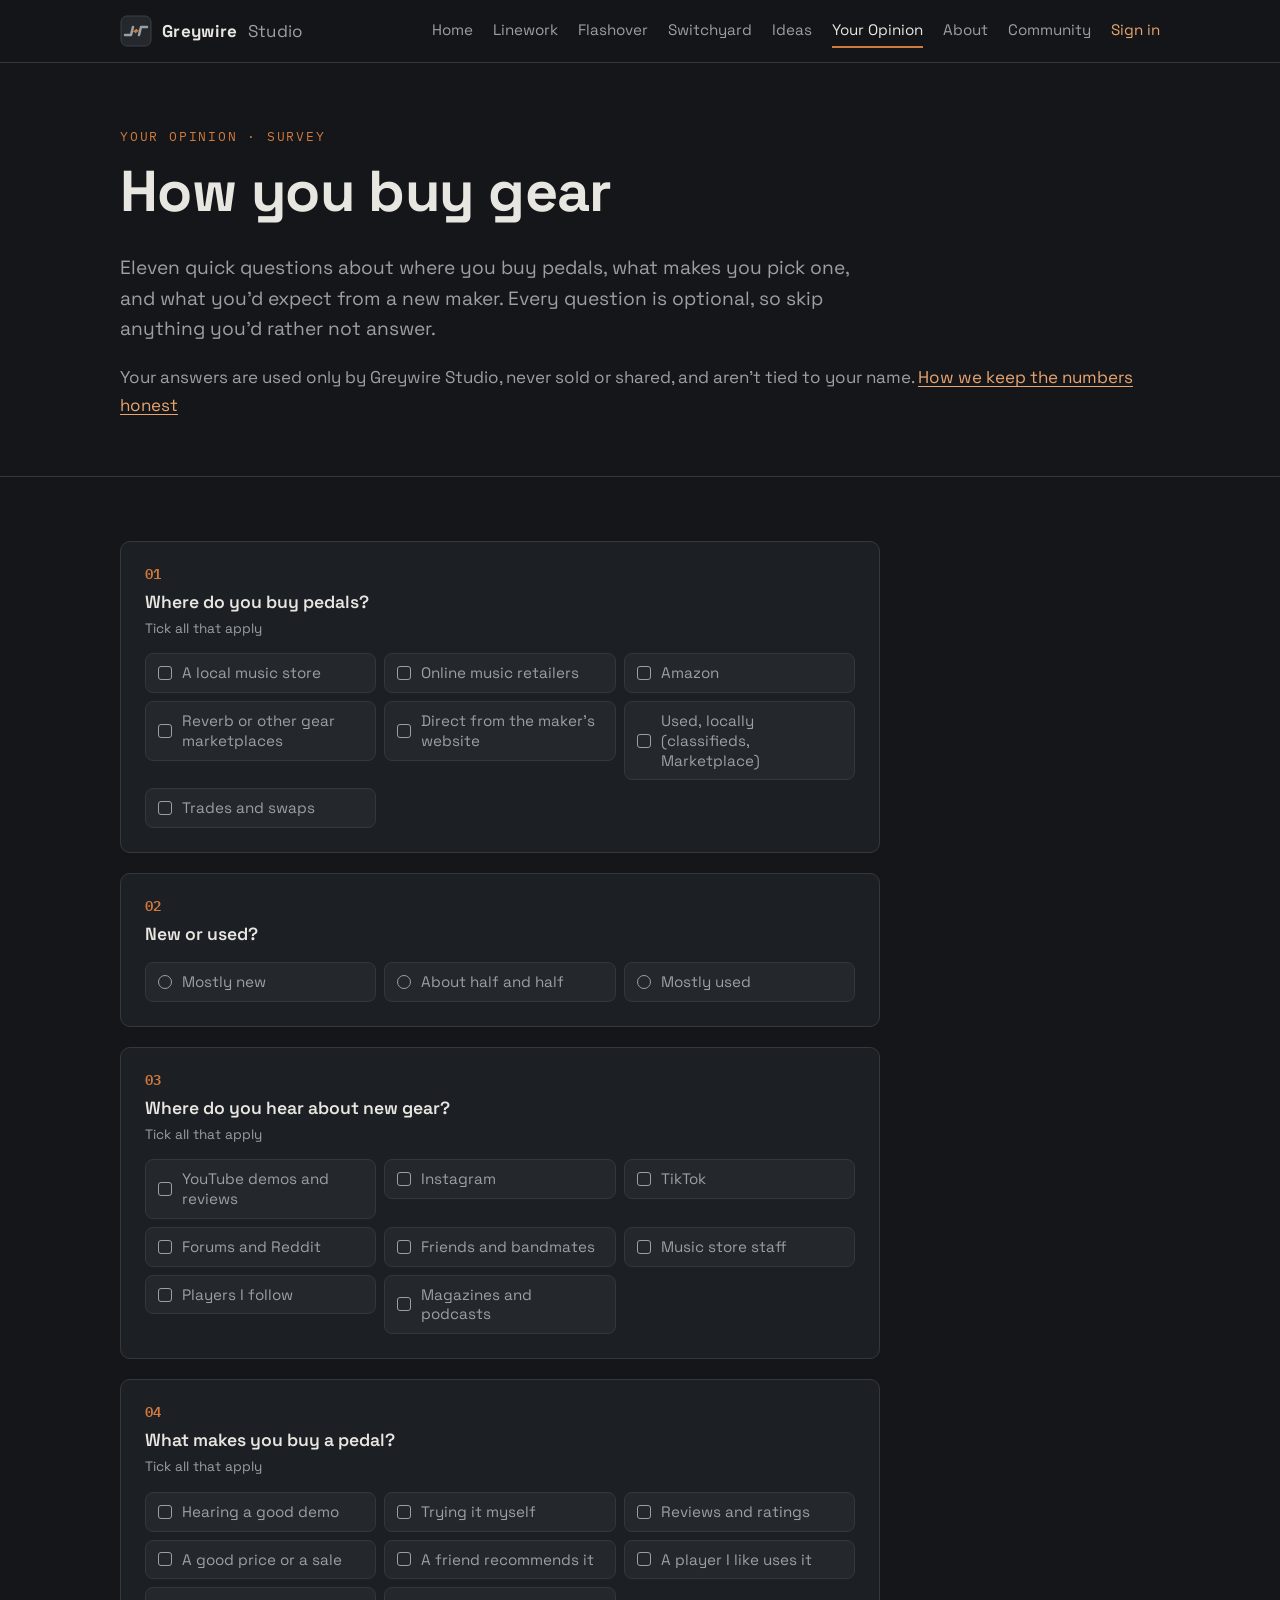
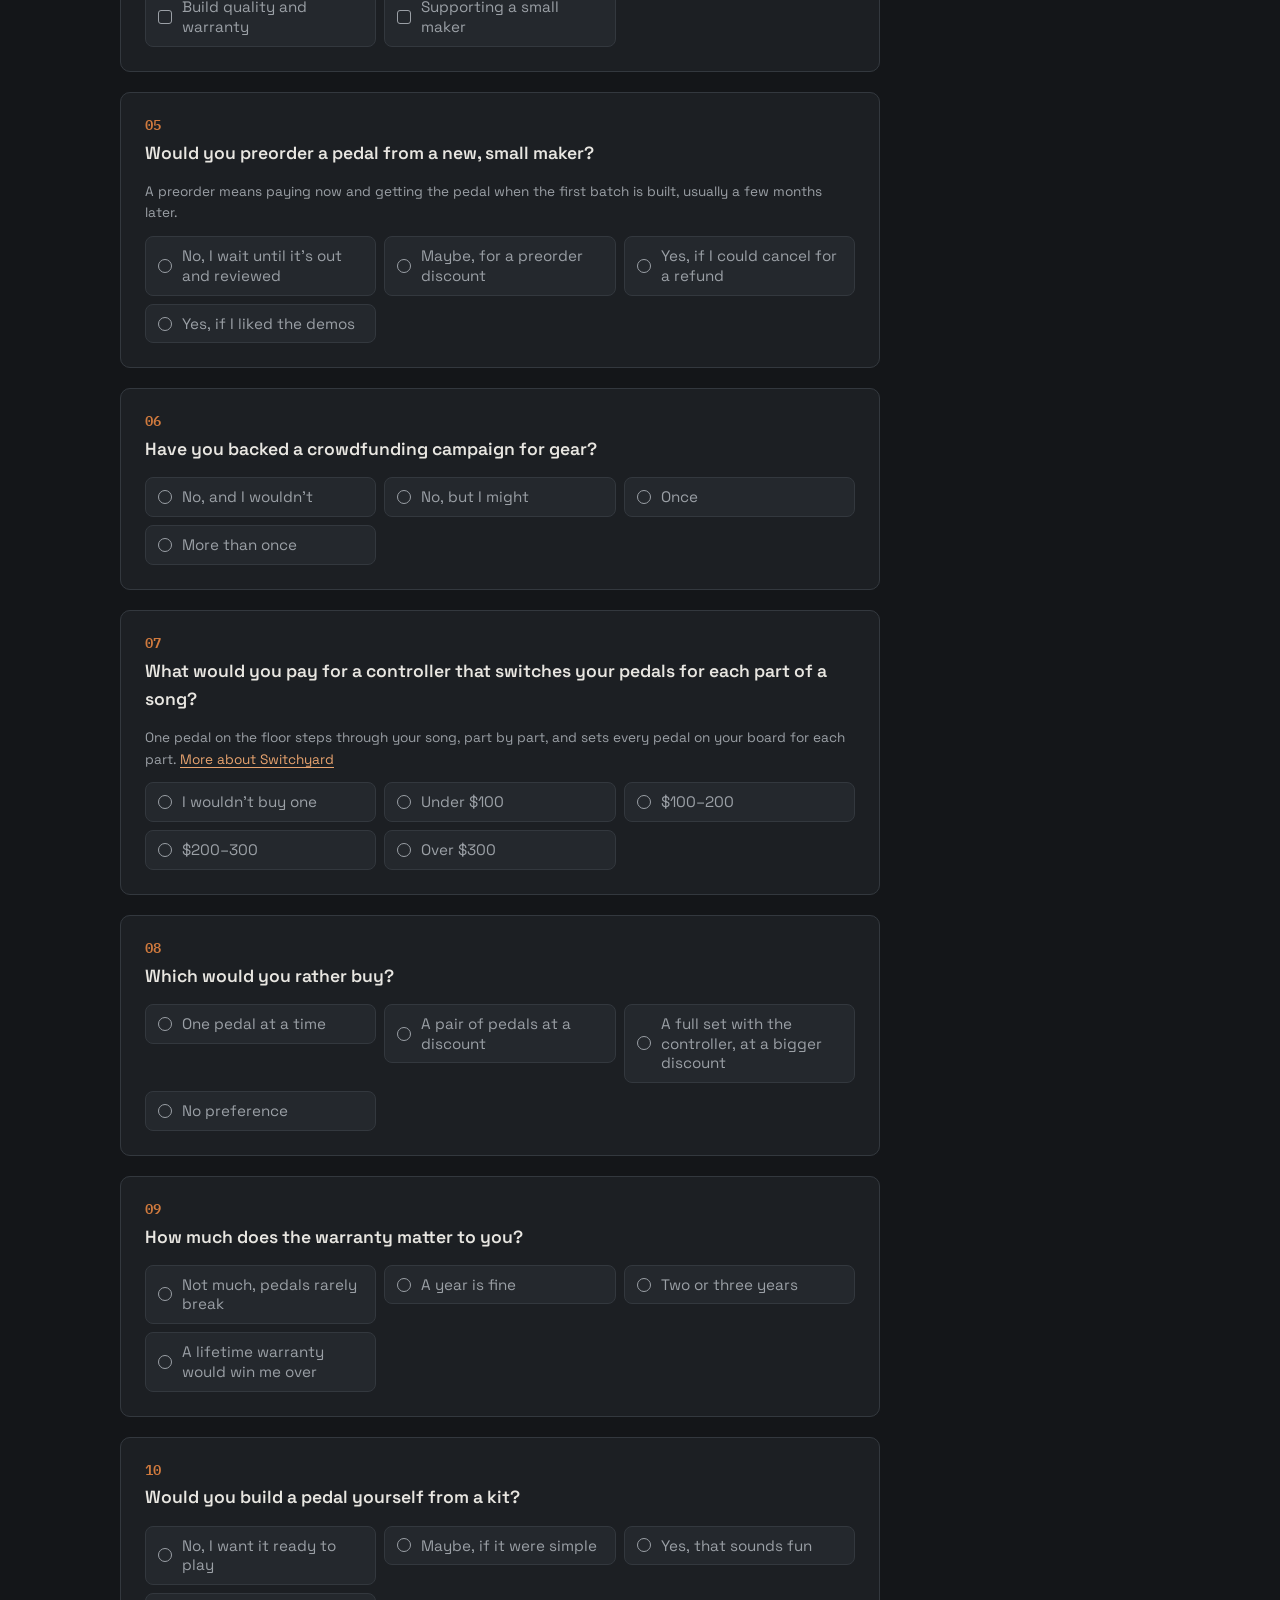
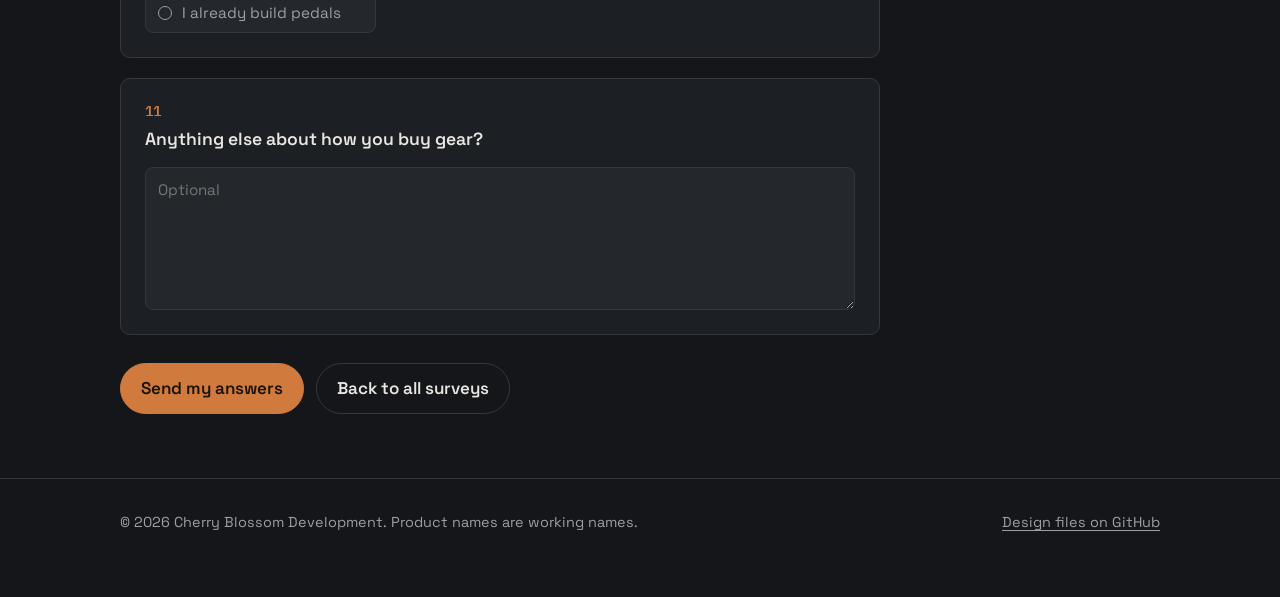
<file: survey-buying.html>
<!doctype html>
<html lang="en">
<head>
  <meta charset="utf-8">
  <meta name="viewport" content="width=device-width, initial-scale=1">
  <title>How you buy gear · Greywire Studio</title>
  <meta name="description" content="A short, anonymous survey about where and how you buy guitar pedals. Your answers help Greywire Studio decide prices, where to sell and how to fund the first pedals.">
  <link rel="icon" href="img/logo.svg" type="image/svg+xml">
  <link rel="preconnect" href="https://fonts.googleapis.com">
  <link rel="preconnect" href="https://fonts.gstatic.com" crossorigin>
  <link href="https://fonts.googleapis.com/css2?family=IBM+Plex+Mono:wght@400;500&family=Space+Grotesk:wght@400;600;700&display=swap" rel="stylesheet">
  <link rel="stylesheet" href="css/site.css">
</head>
<body>
  <header class="site-header">
    <div class="wrap">
      <a class="brand" href="index.html"><img src="img/logo.svg" alt="" width="32" height="32">Greywire <span>Studio</span></a>
      <nav class="site-nav" aria-label="Main">
        <a href="index.html">Home</a>
        <a href="linework.html">Linework</a>
        <a href="flashover.html">Flashover</a>
        <a href="switchyard.html">Switchyard</a>
        <a href="ideas.html">Ideas</a>
        <a href="opinion.html" aria-current="page">Your Opinion</a>
        <a href="about.html">About</a>
        <a href="https://community.greywirestudio.com/">Community</a>
        <a class="nav-signin" href="https://community.greywirestudio.com/login">Sign in</a>
      </nav>
    </div>
  </header>

  <main>
    <section class="page-head">
      <div class="wrap">
        <p class="eyebrow">Your Opinion · Survey</p>
        <h1>How you buy gear</h1>
        <p class="lead">Eleven quick questions about where you buy pedals, what makes you pick one, and what you'd expect from a new maker. Every question is optional, so skip anything you'd rather not answer.</p>
        <p class="muted">Your answers are used only by Greywire Studio, never sold or shared, and aren't tied to your name. <a href="opinion.html#how-it-works">How we keep the numbers honest</a></p>
      </div>
    </section>

    <section class="section survey">
      <div class="wrap">
        <p class="form-error" id="empty">Nothing was answered, so nothing was saved. Pick at least one answer, then send it again.</p>
        <p class="form-error" id="failed">Sorry, your answers couldn't be saved. Please try sending them again in a minute.</p>
        <form method="post" action="/api/surveys/buying">
          <fieldset class="question">
            <legend><span class="num">01</span>Where do you buy pedals? <span class="q-hint">Tick all that apply</span></legend>
            <div class="choices">
              <label class="choice"><input type="checkbox" name="where" value="local-store"><span>A local music store</span></label>
              <label class="choice"><input type="checkbox" name="where" value="online-store"><span>Online music retailers</span></label>
              <label class="choice"><input type="checkbox" name="where" value="amazon"><span>Amazon</span></label>
              <label class="choice"><input type="checkbox" name="where" value="reverb"><span>Reverb or other gear marketplaces</span></label>
              <label class="choice"><input type="checkbox" name="where" value="maker"><span>Direct from the maker's website</span></label>
              <label class="choice"><input type="checkbox" name="where" value="local-used"><span>Used, locally (classifieds, Marketplace)</span></label>
              <label class="choice"><input type="checkbox" name="where" value="trade"><span>Trades and swaps</span></label>
            </div>
          </fieldset>

          <fieldset class="question">
            <legend><span class="num">02</span>New or used?</legend>
            <div class="choices">
              <label class="choice"><input type="radio" name="condition" value="new"><span>Mostly new</span></label>
              <label class="choice"><input type="radio" name="condition" value="mix"><span>About half and half</span></label>
              <label class="choice"><input type="radio" name="condition" value="used"><span>Mostly used</span></label>
            </div>
          </fieldset>

          <fieldset class="question">
            <legend><span class="num">03</span>Where do you hear about new gear? <span class="q-hint">Tick all that apply</span></legend>
            <div class="choices">
              <label class="choice"><input type="checkbox" name="discover" value="youtube"><span>YouTube demos and reviews</span></label>
              <label class="choice"><input type="checkbox" name="discover" value="instagram"><span>Instagram</span></label>
              <label class="choice"><input type="checkbox" name="discover" value="tiktok"><span>TikTok</span></label>
              <label class="choice"><input type="checkbox" name="discover" value="forums"><span>Forums and Reddit</span></label>
              <label class="choice"><input type="checkbox" name="discover" value="friends"><span>Friends and bandmates</span></label>
              <label class="choice"><input type="checkbox" name="discover" value="store-staff"><span>Music store staff</span></label>
              <label class="choice"><input type="checkbox" name="discover" value="artists"><span>Players I follow</span></label>
              <label class="choice"><input type="checkbox" name="discover" value="print-podcasts"><span>Magazines and podcasts</span></label>
            </div>
          </fieldset>

          <fieldset class="question">
            <legend><span class="num">04</span>What makes you buy a pedal? <span class="q-hint">Tick all that apply</span></legend>
            <div class="choices">
              <label class="choice"><input type="checkbox" name="decide" value="demo"><span>Hearing a good demo</span></label>
              <label class="choice"><input type="checkbox" name="decide" value="try"><span>Trying it myself</span></label>
              <label class="choice"><input type="checkbox" name="decide" value="reviews"><span>Reviews and ratings</span></label>
              <label class="choice"><input type="checkbox" name="decide" value="price"><span>A good price or a sale</span></label>
              <label class="choice"><input type="checkbox" name="decide" value="recommend"><span>A friend recommends it</span></label>
              <label class="choice"><input type="checkbox" name="decide" value="artist"><span>A player I like uses it</span></label>
              <label class="choice"><input type="checkbox" name="decide" value="build"><span>Build quality and warranty</span></label>
              <label class="choice"><input type="checkbox" name="decide" value="small-maker"><span>Supporting a small maker</span></label>
            </div>
          </fieldset>

          <fieldset class="question">
            <legend><span class="num">05</span>Would you preorder a pedal from a new, small maker?</legend>
            <p class="q-hint">A preorder means paying now and getting the pedal when the first batch is built, usually a few months later.</p>
            <div class="choices">
              <label class="choice"><input type="radio" name="preorder" value="no"><span>No, I wait until it's out and reviewed</span></label>
              <label class="choice"><input type="radio" name="preorder" value="discount"><span>Maybe, for a preorder discount</span></label>
              <label class="choice"><input type="radio" name="preorder" value="refundable"><span>Yes, if I could cancel for a refund</span></label>
              <label class="choice"><input type="radio" name="preorder" value="yes"><span>Yes, if I liked the demos</span></label>
            </div>
          </fieldset>

          <fieldset class="question">
            <legend><span class="num">06</span>Have you backed a crowdfunding campaign for gear?</legend>
            <div class="choices">
              <label class="choice"><input type="radio" name="crowdfund" value="never"><span>No, and I wouldn't</span></label>
              <label class="choice"><input type="radio" name="crowdfund" value="maybe"><span>No, but I might</span></label>
              <label class="choice"><input type="radio" name="crowdfund" value="once"><span>Once</span></label>
              <label class="choice"><input type="radio" name="crowdfund" value="several"><span>More than once</span></label>
            </div>
          </fieldset>

          <fieldset class="question">
            <legend><span class="num">07</span>What would you pay for a controller that switches your pedals for each part of a song?</legend>
            <p class="q-hint">One pedal on the floor steps through your song, part by part, and sets every pedal on your board for each part. <a href="switchyard.html">More about Switchyard</a></p>
            <div class="choices">
              <label class="choice"><input type="radio" name="controller-price" value="wouldnt-buy"><span>I wouldn't buy one</span></label>
              <label class="choice"><input type="radio" name="controller-price" value="under-100"><span>Under $100</span></label>
              <label class="choice"><input type="radio" name="controller-price" value="100-200"><span>$100–200</span></label>
              <label class="choice"><input type="radio" name="controller-price" value="200-300"><span>$200–300</span></label>
              <label class="choice"><input type="radio" name="controller-price" value="300-plus"><span>Over $300</span></label>
            </div>
          </fieldset>

          <fieldset class="question">
            <legend><span class="num">08</span>Which would you rather buy?</legend>
            <div class="choices">
              <label class="choice"><input type="radio" name="bundle" value="single"><span>One pedal at a time</span></label>
              <label class="choice"><input type="radio" name="bundle" value="pair"><span>A pair of pedals at a discount</span></label>
              <label class="choice"><input type="radio" name="bundle" value="set"><span>A full set with the controller, at a bigger discount</span></label>
              <label class="choice"><input type="radio" name="bundle" value="no-preference"><span>No preference</span></label>
            </div>
          </fieldset>

          <fieldset class="question">
            <legend><span class="num">09</span>How much does the warranty matter to you?</legend>
            <div class="choices">
              <label class="choice"><input type="radio" name="warranty" value="not-much"><span>Not much, pedals rarely break</span></label>
              <label class="choice"><input type="radio" name="warranty" value="one-year"><span>A year is fine</span></label>
              <label class="choice"><input type="radio" name="warranty" value="two-three"><span>Two or three years</span></label>
              <label class="choice"><input type="radio" name="warranty" value="lifetime"><span>A lifetime warranty would win me over</span></label>
            </div>
          </fieldset>

          <fieldset class="question">
            <legend><span class="num">10</span>Would you build a pedal yourself from a kit?</legend>
            <div class="choices">
              <label class="choice"><input type="radio" name="kit" value="no"><span>No, I want it ready to play</span></label>
              <label class="choice"><input type="radio" name="kit" value="maybe"><span>Maybe, if it were simple</span></label>
              <label class="choice"><input type="radio" name="kit" value="yes"><span>Yes, that sounds fun</span></label>
              <label class="choice"><input type="radio" name="kit" value="already"><span>I already build pedals</span></label>
            </div>
          </fieldset>

          <fieldset class="question">
            <legend><span class="num">11</span><label for="comments">Anything else about how you buy gear?</label></legend>
            <textarea id="comments" name="comments" rows="5" maxlength="2000" placeholder="Optional"></textarea>
          </fieldset>

          <div class="buttons">
            <button class="button" type="submit">Send my answers</button>
            <a class="button ghost" href="opinion.html#surveys">Back to all surveys</a>
          </div>
        </form>
      </div>
    </section>
  </main>

  <footer class="site-footer">
    <div class="wrap">
      <p>© 2026 Cherry Blossom Development. Product names are working names.</p>
      <p><a href="https://github.com/Cherry-Blossom-Development/GreywireStudio">Design files on GitHub</a></p>
    </div>
  </footer>
</body>
</html>
</file>
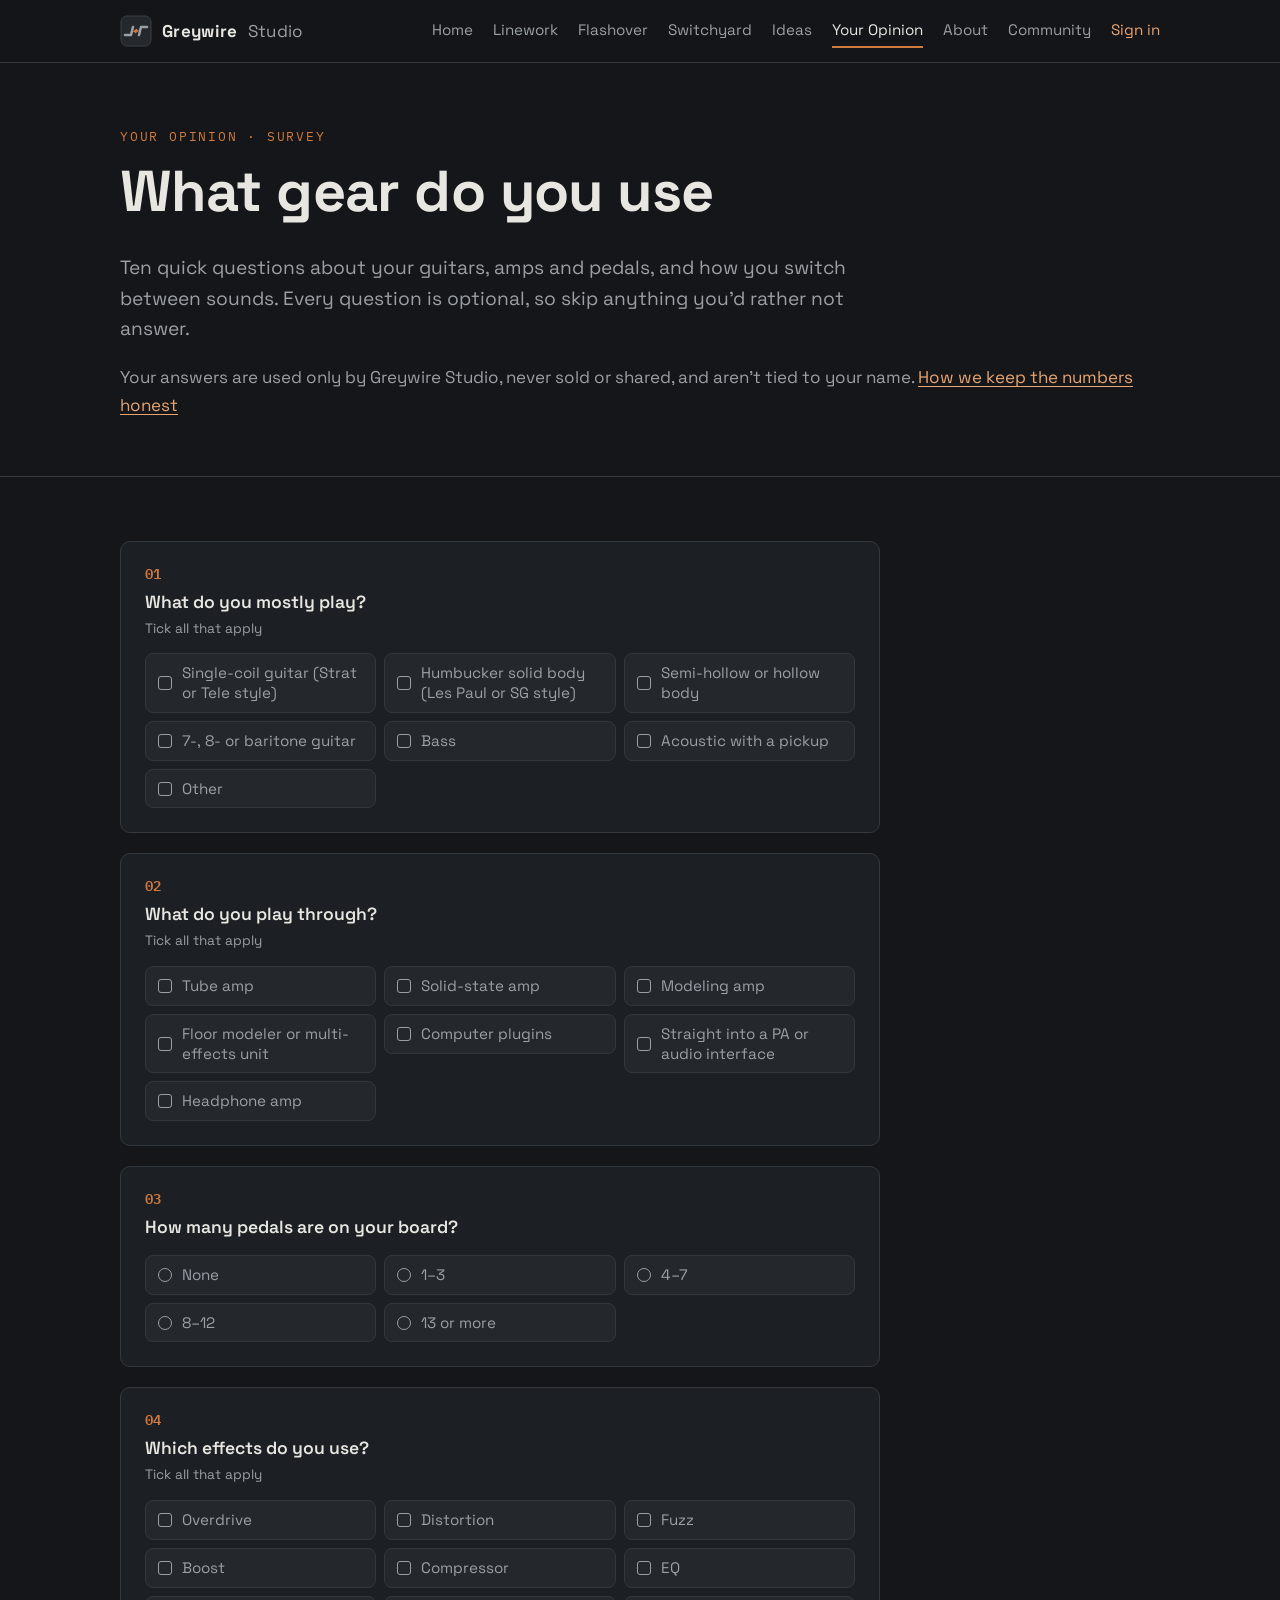
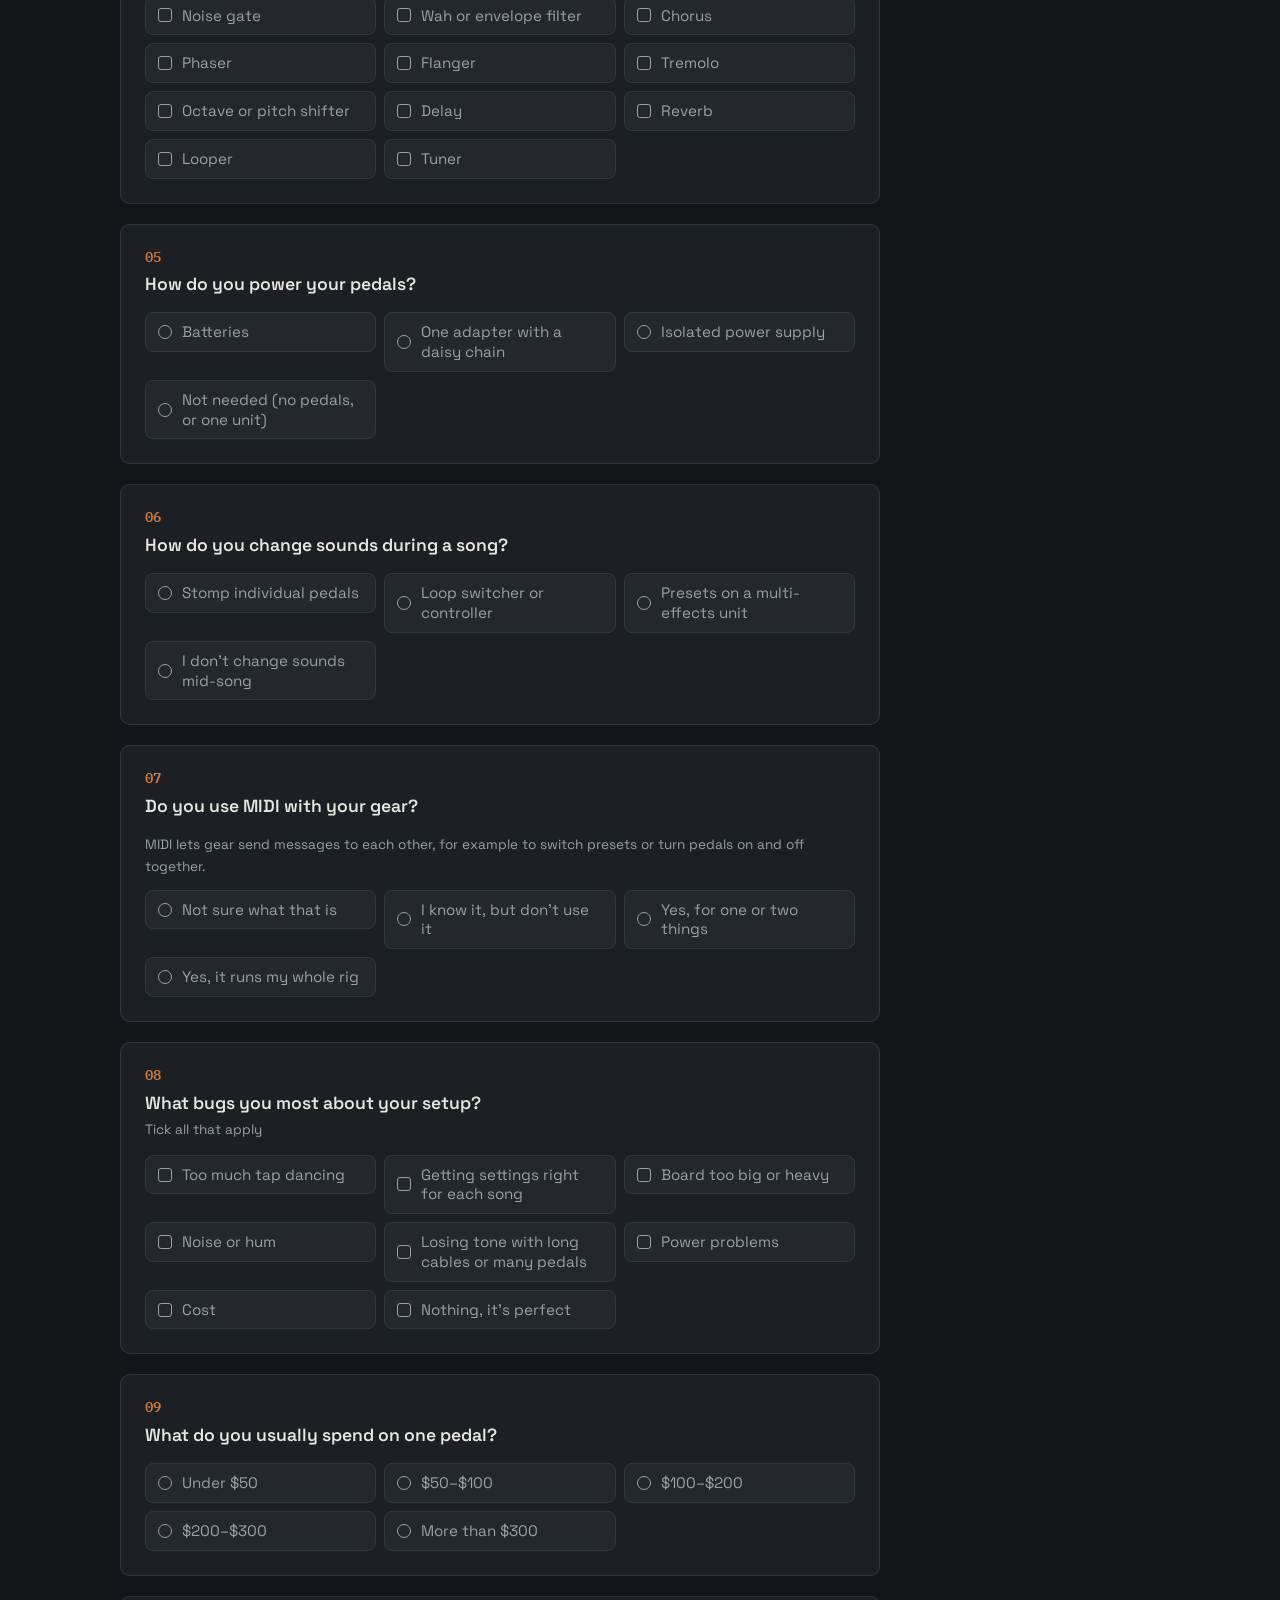
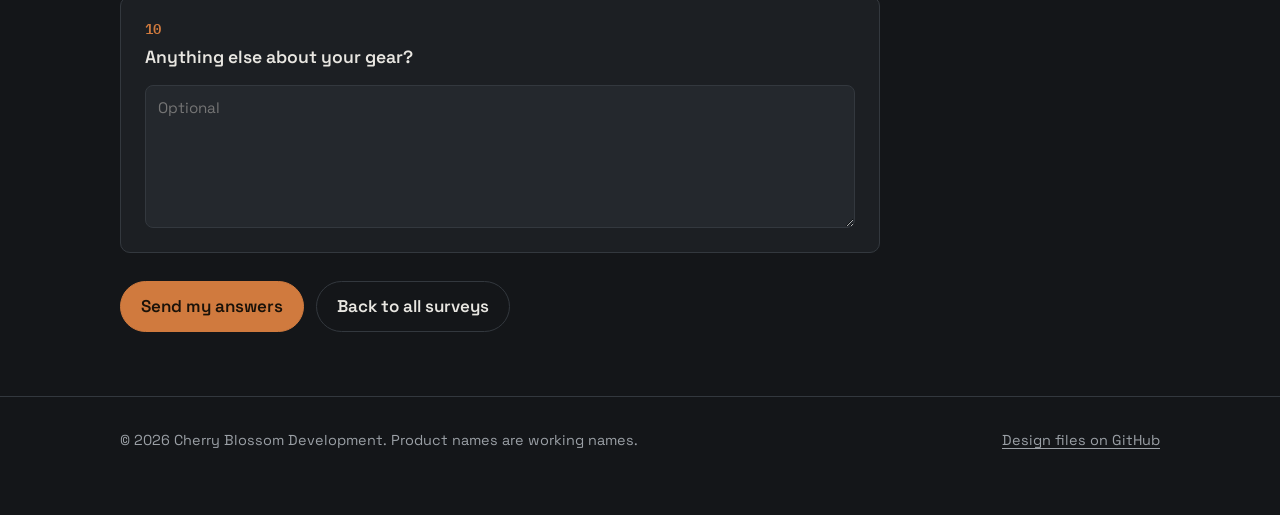
<file: survey-gear.html>
<!doctype html>
<html lang="en">
<head>
  <meta charset="utf-8">
  <meta name="viewport" content="width=device-width, initial-scale=1">
  <title>What gear do you use · Greywire Studio</title>
  <meta name="description" content="A short, anonymous survey about your guitars, amps and pedals. Your answers help Greywire Studio decide which pedals to build.">
  <link rel="icon" href="img/logo.svg" type="image/svg+xml">
  <link rel="preconnect" href="https://fonts.googleapis.com">
  <link rel="preconnect" href="https://fonts.gstatic.com" crossorigin>
  <link href="https://fonts.googleapis.com/css2?family=IBM+Plex+Mono:wght@400;500&family=Space+Grotesk:wght@400;600;700&display=swap" rel="stylesheet">
  <link rel="stylesheet" href="css/site.css">
</head>
<body>
  <header class="site-header">
    <div class="wrap">
      <a class="brand" href="index.html"><img src="img/logo.svg" alt="" width="32" height="32">Greywire <span>Studio</span></a>
      <nav class="site-nav" aria-label="Main">
        <a href="index.html">Home</a>
        <a href="linework.html">Linework</a>
        <a href="flashover.html">Flashover</a>
        <a href="switchyard.html">Switchyard</a>
        <a href="ideas.html">Ideas</a>
        <a href="opinion.html" aria-current="page">Your Opinion</a>
        <a href="about.html">About</a>
        <a href="https://community.greywirestudio.com/">Community</a>
        <a class="nav-signin" href="https://community.greywirestudio.com/login">Sign in</a>
      </nav>
    </div>
  </header>

  <main>
    <section class="page-head">
      <div class="wrap">
        <p class="eyebrow">Your Opinion · Survey</p>
        <h1>What gear do you use</h1>
        <p class="lead">Ten quick questions about your guitars, amps and pedals, and how you switch between sounds. Every question is optional, so skip anything you'd rather not answer.</p>
        <p class="muted">Your answers are used only by Greywire Studio, never sold or shared, and aren't tied to your name. <a href="opinion.html#how-it-works">How we keep the numbers honest</a></p>
      </div>
    </section>

    <section class="section survey">
      <div class="wrap">
        <p class="form-error" id="empty">Nothing was answered, so nothing was saved. Pick at least one answer, then send it again.</p>
        <p class="form-error" id="failed">Sorry, your answers couldn't be saved. Please try sending them again in a minute.</p>
        <form method="post" action="/api/surveys/gear">
          <fieldset class="question">
            <legend><span class="num">01</span>What do you mostly play? <span class="q-hint">Tick all that apply</span></legend>
            <div class="choices">
              <label class="choice"><input type="checkbox" name="guitars" value="single-coil"><span>Single-coil guitar (Strat or Tele style)</span></label>
              <label class="choice"><input type="checkbox" name="guitars" value="humbucker"><span>Humbucker solid body (Les Paul or SG style)</span></label>
              <label class="choice"><input type="checkbox" name="guitars" value="hollow"><span>Semi-hollow or hollow body</span></label>
              <label class="choice"><input type="checkbox" name="guitars" value="extended"><span>7-, 8- or baritone guitar</span></label>
              <label class="choice"><input type="checkbox" name="guitars" value="bass"><span>Bass</span></label>
              <label class="choice"><input type="checkbox" name="guitars" value="acoustic"><span>Acoustic with a pickup</span></label>
              <label class="choice"><input type="checkbox" name="guitars" value="other"><span>Other</span></label>
            </div>
          </fieldset>

          <fieldset class="question">
            <legend><span class="num">02</span>What do you play through? <span class="q-hint">Tick all that apply</span></legend>
            <div class="choices">
              <label class="choice"><input type="checkbox" name="amp" value="tube"><span>Tube amp</span></label>
              <label class="choice"><input type="checkbox" name="amp" value="solid-state"><span>Solid-state amp</span></label>
              <label class="choice"><input type="checkbox" name="amp" value="modeling-amp"><span>Modeling amp</span></label>
              <label class="choice"><input type="checkbox" name="amp" value="floor-modeler"><span>Floor modeler or multi-effects unit</span></label>
              <label class="choice"><input type="checkbox" name="amp" value="computer"><span>Computer plugins</span></label>
              <label class="choice"><input type="checkbox" name="amp" value="direct"><span>Straight into a PA or audio interface</span></label>
              <label class="choice"><input type="checkbox" name="amp" value="headphones"><span>Headphone amp</span></label>
            </div>
          </fieldset>

          <fieldset class="question">
            <legend><span class="num">03</span>How many pedals are on your board?</legend>
            <div class="choices">
              <label class="choice"><input type="radio" name="pedal-count" value="none"><span>None</span></label>
              <label class="choice"><input type="radio" name="pedal-count" value="1-3"><span>1–3</span></label>
              <label class="choice"><input type="radio" name="pedal-count" value="4-7"><span>4–7</span></label>
              <label class="choice"><input type="radio" name="pedal-count" value="8-12"><span>8–12</span></label>
              <label class="choice"><input type="radio" name="pedal-count" value="13-plus"><span>13 or more</span></label>
            </div>
          </fieldset>

          <fieldset class="question">
            <legend><span class="num">04</span>Which effects do you use? <span class="q-hint">Tick all that apply</span></legend>
            <div class="choices">
              <label class="choice"><input type="checkbox" name="effects" value="overdrive"><span>Overdrive</span></label>
              <label class="choice"><input type="checkbox" name="effects" value="distortion"><span>Distortion</span></label>
              <label class="choice"><input type="checkbox" name="effects" value="fuzz"><span>Fuzz</span></label>
              <label class="choice"><input type="checkbox" name="effects" value="boost"><span>Boost</span></label>
              <label class="choice"><input type="checkbox" name="effects" value="compressor"><span>Compressor</span></label>
              <label class="choice"><input type="checkbox" name="effects" value="eq"><span>EQ</span></label>
              <label class="choice"><input type="checkbox" name="effects" value="noise-gate"><span>Noise gate</span></label>
              <label class="choice"><input type="checkbox" name="effects" value="wah"><span>Wah or envelope filter</span></label>
              <label class="choice"><input type="checkbox" name="effects" value="chorus"><span>Chorus</span></label>
              <label class="choice"><input type="checkbox" name="effects" value="phaser"><span>Phaser</span></label>
              <label class="choice"><input type="checkbox" name="effects" value="flanger"><span>Flanger</span></label>
              <label class="choice"><input type="checkbox" name="effects" value="tremolo"><span>Tremolo</span></label>
              <label class="choice"><input type="checkbox" name="effects" value="pitch"><span>Octave or pitch shifter</span></label>
              <label class="choice"><input type="checkbox" name="effects" value="delay"><span>Delay</span></label>
              <label class="choice"><input type="checkbox" name="effects" value="reverb"><span>Reverb</span></label>
              <label class="choice"><input type="checkbox" name="effects" value="looper"><span>Looper</span></label>
              <label class="choice"><input type="checkbox" name="effects" value="tuner"><span>Tuner</span></label>
            </div>
          </fieldset>

          <fieldset class="question">
            <legend><span class="num">05</span>How do you power your pedals?</legend>
            <div class="choices">
              <label class="choice"><input type="radio" name="power" value="battery"><span>Batteries</span></label>
              <label class="choice"><input type="radio" name="power" value="daisy-chain"><span>One adapter with a daisy chain</span></label>
              <label class="choice"><input type="radio" name="power" value="isolated"><span>Isolated power supply</span></label>
              <label class="choice"><input type="radio" name="power" value="none"><span>Not needed (no pedals, or one unit)</span></label>
            </div>
          </fieldset>

          <fieldset class="question">
            <legend><span class="num">06</span>How do you change sounds during a song?</legend>
            <div class="choices">
              <label class="choice"><input type="radio" name="switching" value="tap"><span>Stomp individual pedals</span></label>
              <label class="choice"><input type="radio" name="switching" value="switcher"><span>Loop switcher or controller</span></label>
              <label class="choice"><input type="radio" name="switching" value="presets"><span>Presets on a multi-effects unit</span></label>
              <label class="choice"><input type="radio" name="switching" value="dont"><span>I don't change sounds mid-song</span></label>
            </div>
          </fieldset>

          <fieldset class="question">
            <legend><span class="num">07</span>Do you use MIDI with your gear?</legend>
            <p class="q-hint">MIDI lets gear send messages to each other, for example to switch presets or turn pedals on and off together.</p>
            <div class="choices">
              <label class="choice"><input type="radio" name="midi" value="unfamiliar"><span>Not sure what that is</span></label>
              <label class="choice"><input type="radio" name="midi" value="no"><span>I know it, but don't use it</span></label>
              <label class="choice"><input type="radio" name="midi" value="some"><span>Yes, for one or two things</span></label>
              <label class="choice"><input type="radio" name="midi" value="central"><span>Yes, it runs my whole rig</span></label>
            </div>
          </fieldset>

          <fieldset class="question">
            <legend><span class="num">08</span>What bugs you most about your setup? <span class="q-hint">Tick all that apply</span></legend>
            <div class="choices">
              <label class="choice"><input type="checkbox" name="problems" value="tap-dancing"><span>Too much tap dancing</span></label>
              <label class="choice"><input type="checkbox" name="problems" value="recall"><span>Getting settings right for each song</span></label>
              <label class="choice"><input type="checkbox" name="problems" value="size"><span>Board too big or heavy</span></label>
              <label class="choice"><input type="checkbox" name="problems" value="noise"><span>Noise or hum</span></label>
              <label class="choice"><input type="checkbox" name="problems" value="tone-loss"><span>Losing tone with long cables or many pedals</span></label>
              <label class="choice"><input type="checkbox" name="problems" value="power"><span>Power problems</span></label>
              <label class="choice"><input type="checkbox" name="problems" value="cost"><span>Cost</span></label>
              <label class="choice"><input type="checkbox" name="problems" value="nothing"><span>Nothing, it's perfect</span></label>
            </div>
          </fieldset>

          <fieldset class="question">
            <legend><span class="num">09</span>What do you usually spend on one pedal?</legend>
            <div class="choices">
              <label class="choice"><input type="radio" name="spend" value="under-50"><span>Under $50</span></label>
              <label class="choice"><input type="radio" name="spend" value="50-100"><span>$50–$100</span></label>
              <label class="choice"><input type="radio" name="spend" value="100-200"><span>$100–$200</span></label>
              <label class="choice"><input type="radio" name="spend" value="200-300"><span>$200–$300</span></label>
              <label class="choice"><input type="radio" name="spend" value="300-plus"><span>More than $300</span></label>
            </div>
          </fieldset>

          <fieldset class="question">
            <legend><span class="num">10</span><label for="comments">Anything else about your gear?</label></legend>
            <textarea id="comments" name="comments" rows="5" maxlength="2000" placeholder="Optional"></textarea>
          </fieldset>

          <div class="buttons">
            <button class="button" type="submit">Send my answers</button>
            <a class="button ghost" href="opinion.html#surveys">Back to all surveys</a>
          </div>
        </form>
      </div>
    </section>
  </main>

  <footer class="site-footer">
    <div class="wrap">
      <p>© 2026 Cherry Blossom Development. Product names are working names.</p>
      <p><a href="https://github.com/Cherry-Blossom-Development/GreywireStudio">Design files on GitHub</a></p>
    </div>
  </footer>
</body>
</html>
</file>
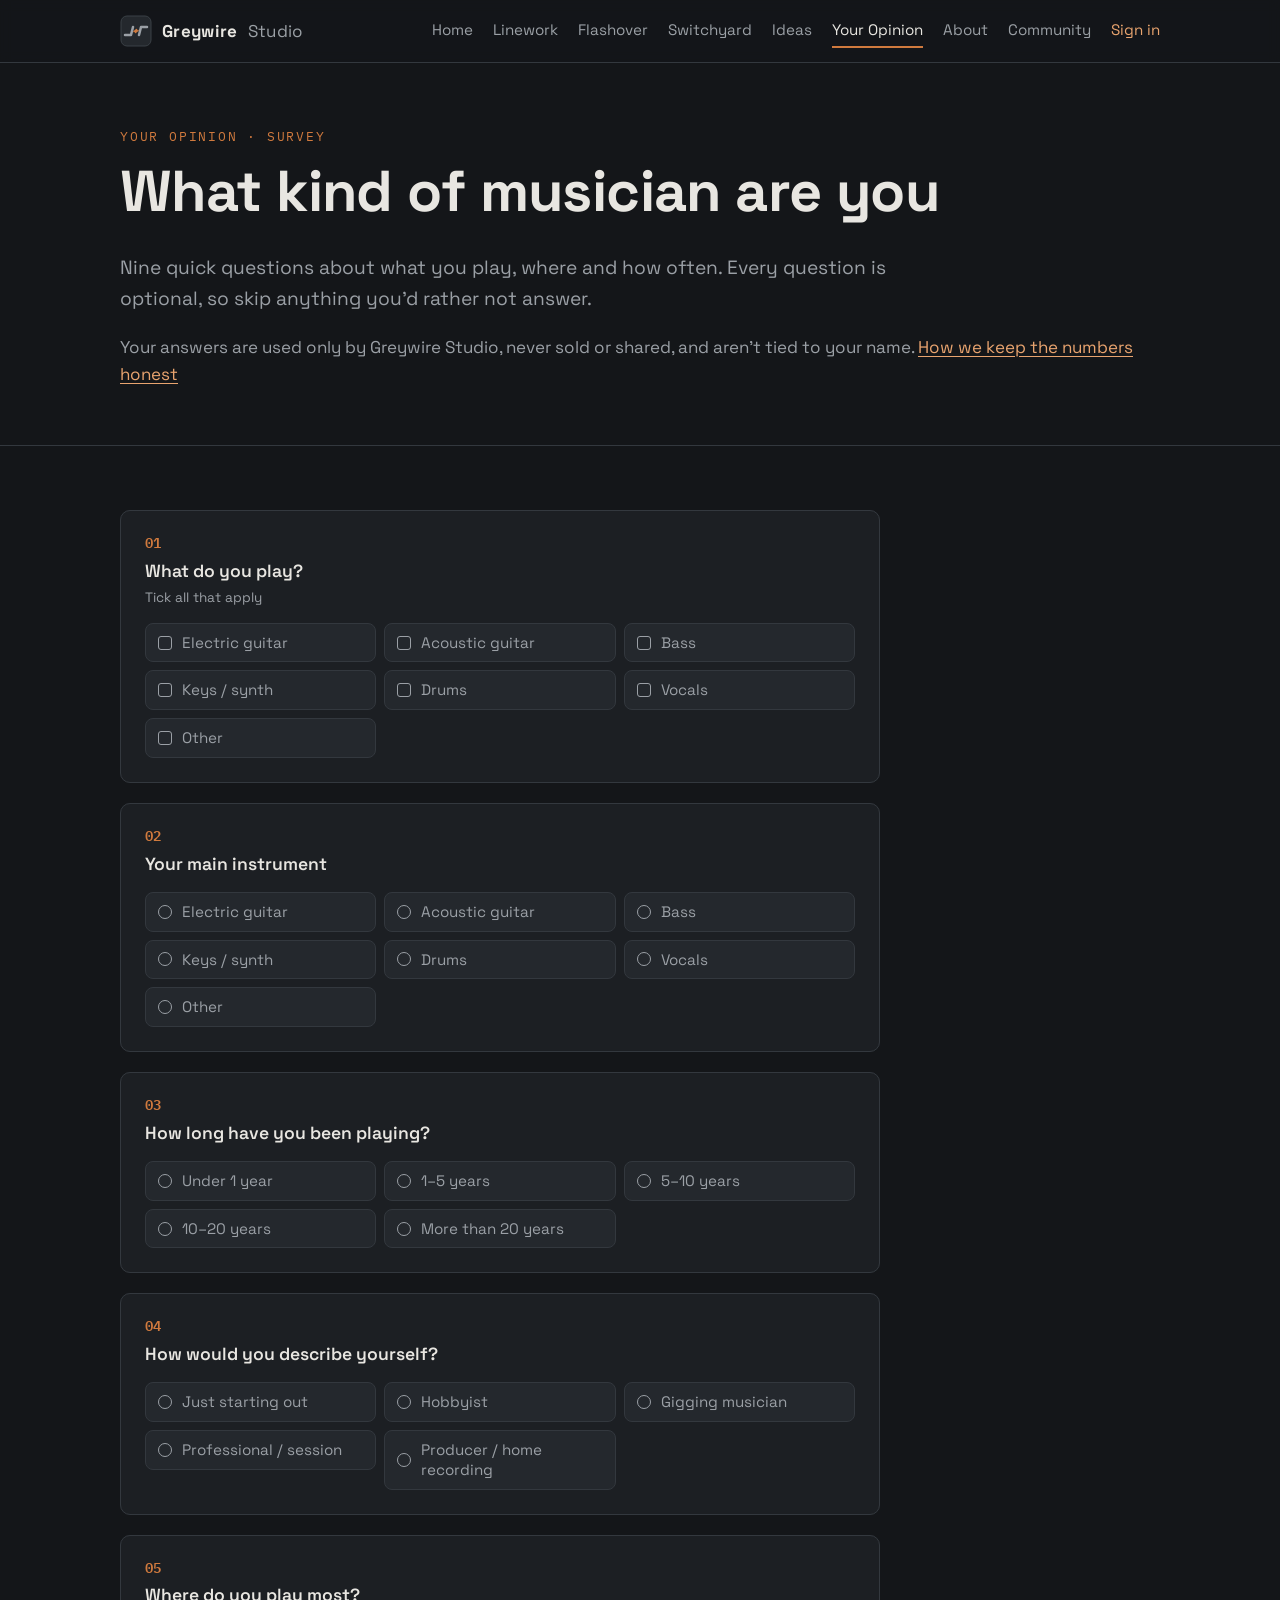
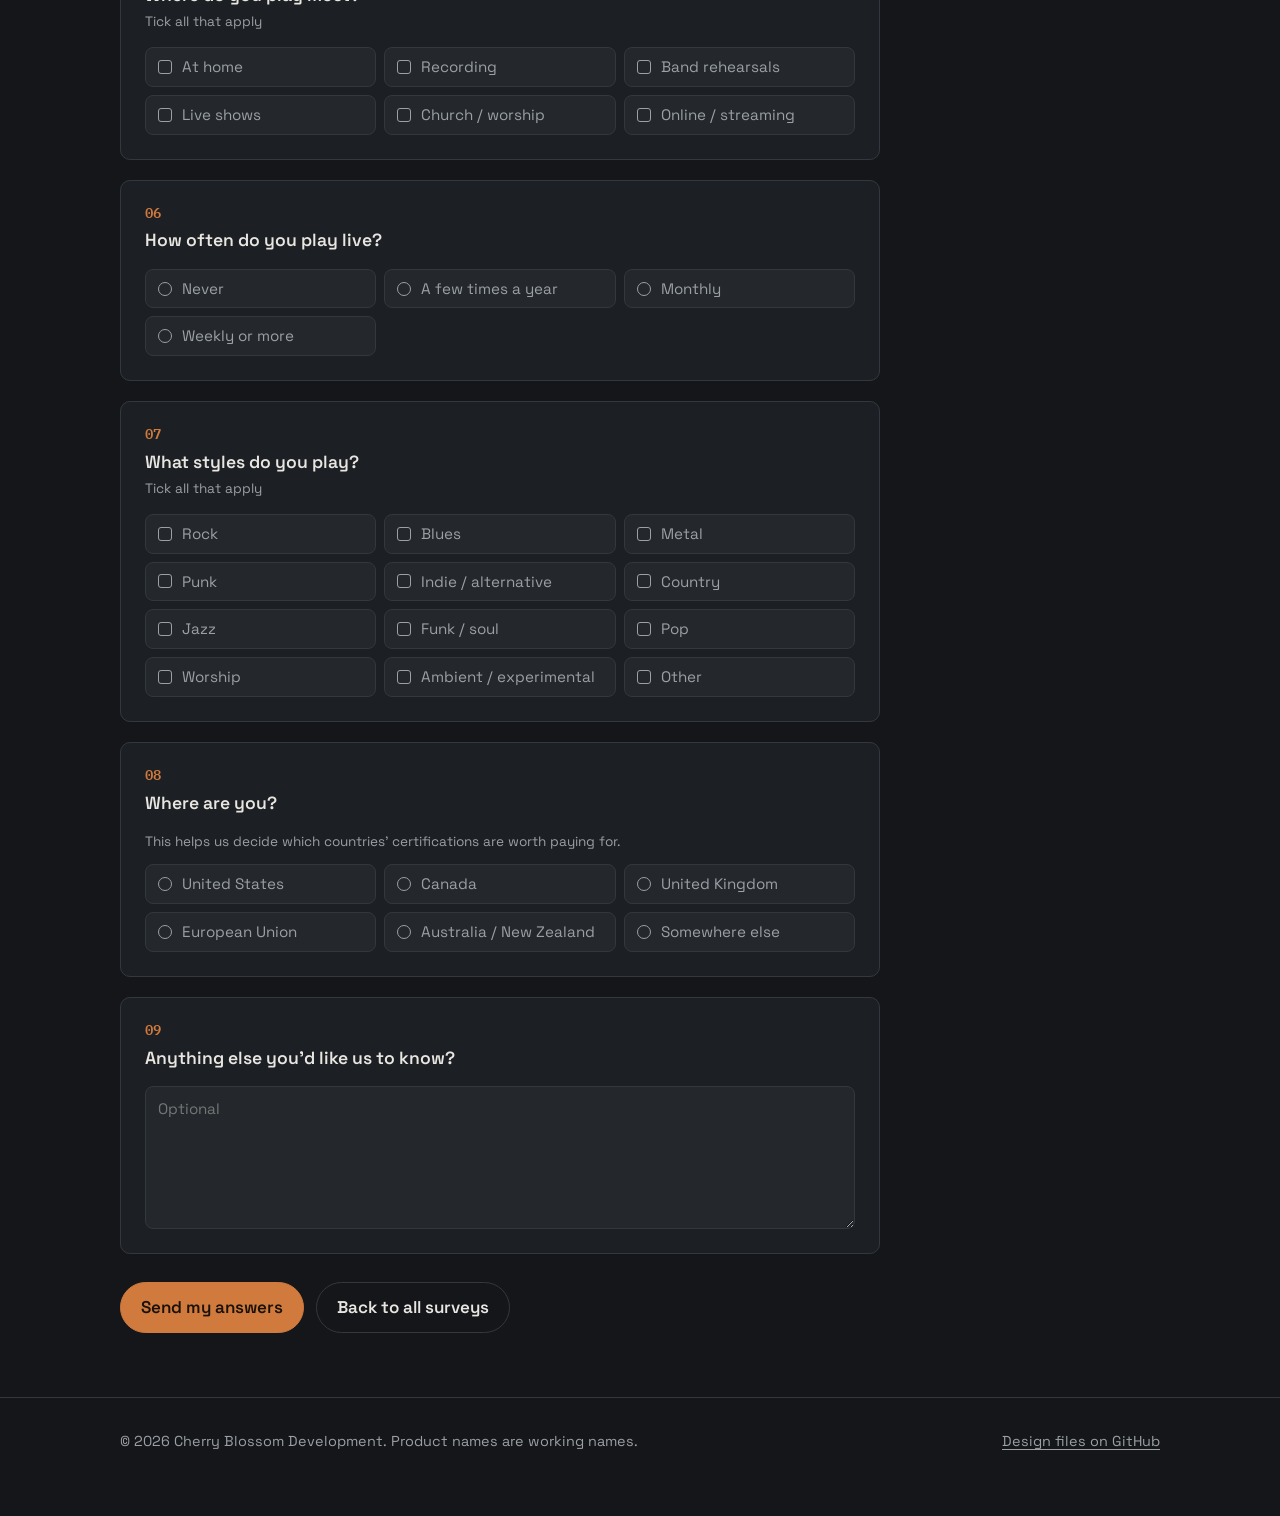
<file: survey-musician.html>
<!doctype html>
<html lang="en">
<head>
  <meta charset="utf-8">
  <meta name="viewport" content="width=device-width, initial-scale=1">
  <title>What kind of musician are you · Greywire Studio</title>
  <meta name="description" content="A short, anonymous survey about how and what you play. Your answers help Greywire Studio decide which pedals to build.">
  <link rel="icon" href="img/logo.svg" type="image/svg+xml">
  <link rel="preconnect" href="https://fonts.googleapis.com">
  <link rel="preconnect" href="https://fonts.gstatic.com" crossorigin>
  <link href="https://fonts.googleapis.com/css2?family=IBM+Plex+Mono:wght@400;500&family=Space+Grotesk:wght@400;600;700&display=swap" rel="stylesheet">
  <link rel="stylesheet" href="css/site.css">
</head>
<body>
  <header class="site-header">
    <div class="wrap">
      <a class="brand" href="index.html"><img src="img/logo.svg" alt="" width="32" height="32">Greywire <span>Studio</span></a>
      <nav class="site-nav" aria-label="Main">
        <a href="index.html">Home</a>
        <a href="linework.html">Linework</a>
        <a href="flashover.html">Flashover</a>
        <a href="switchyard.html">Switchyard</a>
        <a href="ideas.html">Ideas</a>
        <a href="opinion.html" aria-current="page">Your Opinion</a>
        <a href="about.html">About</a>
        <a href="https://community.greywirestudio.com/">Community</a>
        <a class="nav-signin" href="https://community.greywirestudio.com/login">Sign in</a>
      </nav>
    </div>
  </header>

  <main>
    <section class="page-head">
      <div class="wrap">
        <p class="eyebrow">Your Opinion · Survey</p>
        <h1>What kind of musician are you</h1>
        <p class="lead">Nine quick questions about what you play, where and how often. Every question is optional, so skip anything you'd rather not answer.</p>
        <p class="muted">Your answers are used only by Greywire Studio, never sold or shared, and aren't tied to your name. <a href="opinion.html#how-it-works">How we keep the numbers honest</a></p>
      </div>
    </section>

    <section class="section survey">
      <div class="wrap">
        <p class="form-error" id="empty">Nothing was answered, so nothing was saved. Pick at least one answer, then send it again.</p>
        <p class="form-error" id="failed">Sorry, your answers couldn't be saved. Please try sending them again in a minute.</p>
        <form method="post" action="/api/surveys/musician">
          <fieldset class="question">
            <legend><span class="num">01</span>What do you play? <span class="q-hint">Tick all that apply</span></legend>
            <div class="choices">
              <label class="choice"><input type="checkbox" name="plays" value="electric-guitar"><span>Electric guitar</span></label>
              <label class="choice"><input type="checkbox" name="plays" value="acoustic-guitar"><span>Acoustic guitar</span></label>
              <label class="choice"><input type="checkbox" name="plays" value="bass"><span>Bass</span></label>
              <label class="choice"><input type="checkbox" name="plays" value="keys"><span>Keys / synth</span></label>
              <label class="choice"><input type="checkbox" name="plays" value="drums"><span>Drums</span></label>
              <label class="choice"><input type="checkbox" name="plays" value="vocals"><span>Vocals</span></label>
              <label class="choice"><input type="checkbox" name="plays" value="other"><span>Other</span></label>
            </div>
          </fieldset>

          <fieldset class="question">
            <legend><span class="num">02</span>Your main instrument</legend>
            <div class="choices">
              <label class="choice"><input type="radio" name="main" value="electric-guitar"><span>Electric guitar</span></label>
              <label class="choice"><input type="radio" name="main" value="acoustic-guitar"><span>Acoustic guitar</span></label>
              <label class="choice"><input type="radio" name="main" value="bass"><span>Bass</span></label>
              <label class="choice"><input type="radio" name="main" value="keys"><span>Keys / synth</span></label>
              <label class="choice"><input type="radio" name="main" value="drums"><span>Drums</span></label>
              <label class="choice"><input type="radio" name="main" value="vocals"><span>Vocals</span></label>
              <label class="choice"><input type="radio" name="main" value="other"><span>Other</span></label>
            </div>
          </fieldset>

          <fieldset class="question">
            <legend><span class="num">03</span>How long have you been playing?</legend>
            <div class="choices">
              <label class="choice"><input type="radio" name="years" value="under-1"><span>Under 1 year</span></label>
              <label class="choice"><input type="radio" name="years" value="1-5"><span>1–5 years</span></label>
              <label class="choice"><input type="radio" name="years" value="5-10"><span>5–10 years</span></label>
              <label class="choice"><input type="radio" name="years" value="10-20"><span>10–20 years</span></label>
              <label class="choice"><input type="radio" name="years" value="20-plus"><span>More than 20 years</span></label>
            </div>
          </fieldset>

          <fieldset class="question">
            <legend><span class="num">04</span>How would you describe yourself?</legend>
            <div class="choices">
              <label class="choice"><input type="radio" name="level" value="starting"><span>Just starting out</span></label>
              <label class="choice"><input type="radio" name="level" value="hobbyist"><span>Hobbyist</span></label>
              <label class="choice"><input type="radio" name="level" value="gigging"><span>Gigging musician</span></label>
              <label class="choice"><input type="radio" name="level" value="professional"><span>Professional / session</span></label>
              <label class="choice"><input type="radio" name="level" value="producer"><span>Producer / home recording</span></label>
            </div>
          </fieldset>

          <fieldset class="question">
            <legend><span class="num">05</span>Where do you play most? <span class="q-hint">Tick all that apply</span></legend>
            <div class="choices">
              <label class="choice"><input type="checkbox" name="where" value="home"><span>At home</span></label>
              <label class="choice"><input type="checkbox" name="where" value="recording"><span>Recording</span></label>
              <label class="choice"><input type="checkbox" name="where" value="rehearsals"><span>Band rehearsals</span></label>
              <label class="choice"><input type="checkbox" name="where" value="live"><span>Live shows</span></label>
              <label class="choice"><input type="checkbox" name="where" value="worship"><span>Church / worship</span></label>
              <label class="choice"><input type="checkbox" name="where" value="online"><span>Online / streaming</span></label>
            </div>
          </fieldset>

          <fieldset class="question">
            <legend><span class="num">06</span>How often do you play live?</legend>
            <div class="choices">
              <label class="choice"><input type="radio" name="live" value="never"><span>Never</span></label>
              <label class="choice"><input type="radio" name="live" value="few-a-year"><span>A few times a year</span></label>
              <label class="choice"><input type="radio" name="live" value="monthly"><span>Monthly</span></label>
              <label class="choice"><input type="radio" name="live" value="weekly"><span>Weekly or more</span></label>
            </div>
          </fieldset>

          <fieldset class="question">
            <legend><span class="num">07</span>What styles do you play? <span class="q-hint">Tick all that apply</span></legend>
            <div class="choices">
              <label class="choice"><input type="checkbox" name="styles" value="rock"><span>Rock</span></label>
              <label class="choice"><input type="checkbox" name="styles" value="blues"><span>Blues</span></label>
              <label class="choice"><input type="checkbox" name="styles" value="metal"><span>Metal</span></label>
              <label class="choice"><input type="checkbox" name="styles" value="punk"><span>Punk</span></label>
              <label class="choice"><input type="checkbox" name="styles" value="indie"><span>Indie / alternative</span></label>
              <label class="choice"><input type="checkbox" name="styles" value="country"><span>Country</span></label>
              <label class="choice"><input type="checkbox" name="styles" value="jazz"><span>Jazz</span></label>
              <label class="choice"><input type="checkbox" name="styles" value="funk-soul"><span>Funk / soul</span></label>
              <label class="choice"><input type="checkbox" name="styles" value="pop"><span>Pop</span></label>
              <label class="choice"><input type="checkbox" name="styles" value="worship"><span>Worship</span></label>
              <label class="choice"><input type="checkbox" name="styles" value="ambient"><span>Ambient / experimental</span></label>
              <label class="choice"><input type="checkbox" name="styles" value="other"><span>Other</span></label>
            </div>
          </fieldset>

          <fieldset class="question">
            <legend><span class="num">08</span>Where are you?</legend>
            <p class="q-hint">This helps us decide which countries' certifications are worth paying for.</p>
            <div class="choices">
              <label class="choice"><input type="radio" name="region" value="us"><span>United States</span></label>
              <label class="choice"><input type="radio" name="region" value="canada"><span>Canada</span></label>
              <label class="choice"><input type="radio" name="region" value="uk"><span>United Kingdom</span></label>
              <label class="choice"><input type="radio" name="region" value="eu"><span>European Union</span></label>
              <label class="choice"><input type="radio" name="region" value="au-nz"><span>Australia / New Zealand</span></label>
              <label class="choice"><input type="radio" name="region" value="elsewhere"><span>Somewhere else</span></label>
            </div>
          </fieldset>

          <fieldset class="question">
            <legend><span class="num">09</span><label for="comments">Anything else you'd like us to know?</label></legend>
            <textarea id="comments" name="comments" rows="5" maxlength="2000" placeholder="Optional"></textarea>
          </fieldset>

          <div class="buttons">
            <button class="button" type="submit">Send my answers</button>
            <a class="button ghost" href="opinion.html#surveys">Back to all surveys</a>
          </div>
        </form>
      </div>
    </section>
  </main>

  <footer class="site-footer">
    <div class="wrap">
      <p>© 2026 Cherry Blossom Development. Product names are working names.</p>
      <p><a href="https://github.com/Cherry-Blossom-Development/GreywireStudio">Design files on GitHub</a></p>
    </div>
  </footer>
</body>
</html>
</file>
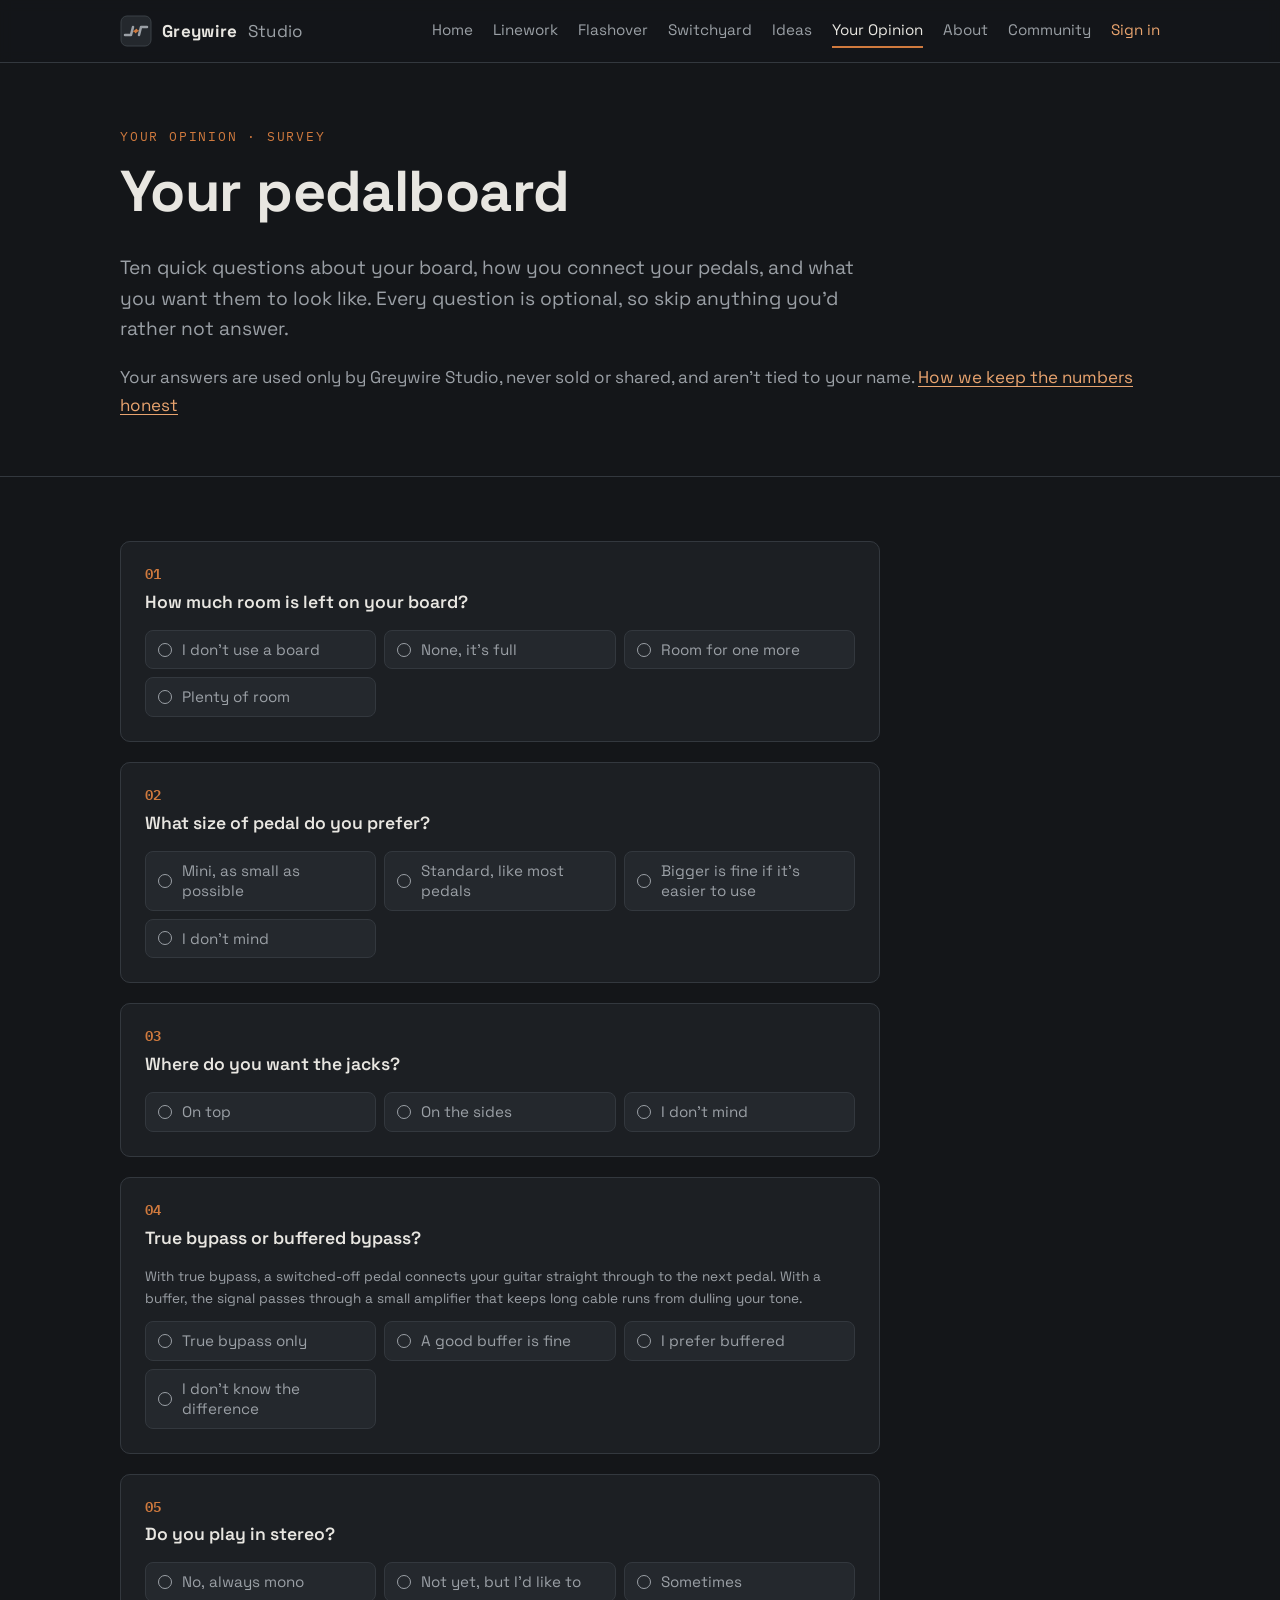
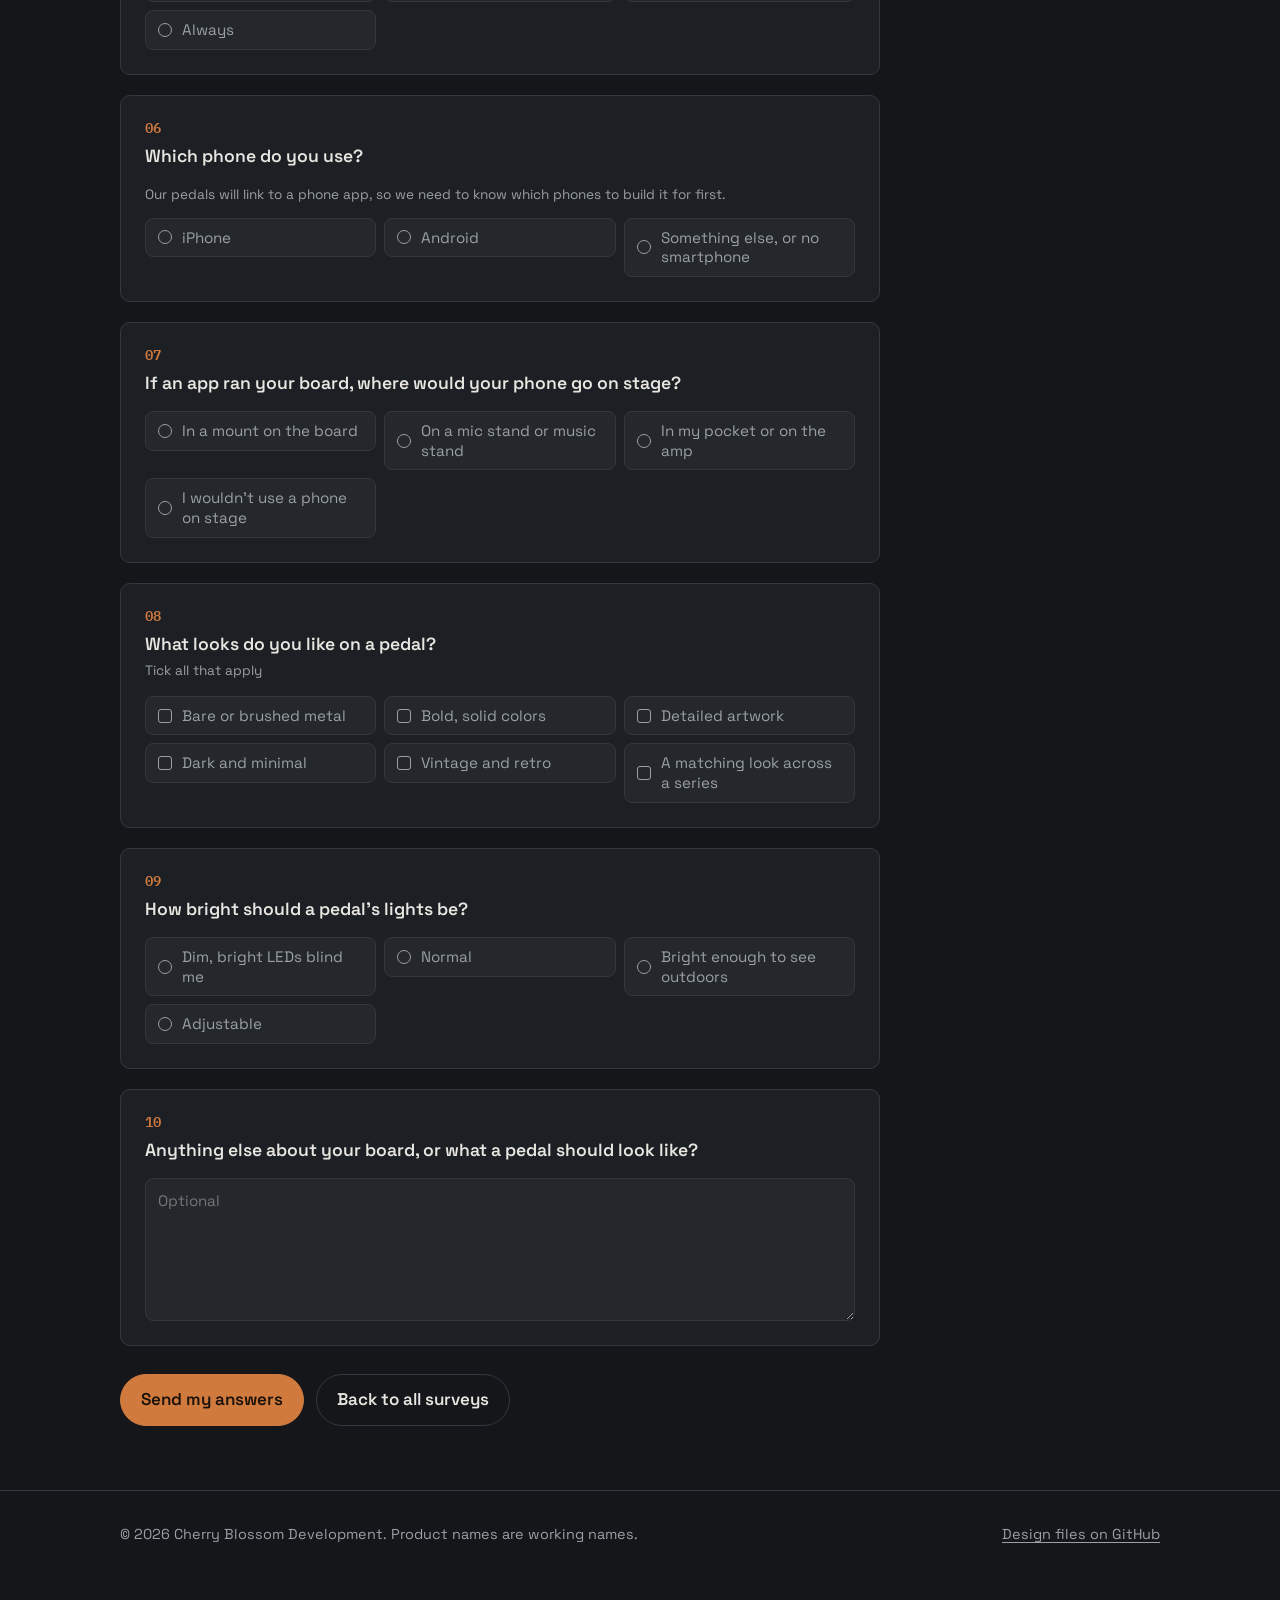
<file: survey-pedalboard.html>
<!doctype html>
<html lang="en">
<head>
  <meta charset="utf-8">
  <meta name="viewport" content="width=device-width, initial-scale=1">
  <title>Your pedalboard · Greywire Studio</title>
  <meta name="description" content="A short, anonymous survey about your pedalboard and what you want a pedal to look like. Your answers help Greywire Studio decide pedal size, jack placement, bypass and finish.">
  <link rel="icon" href="img/logo.svg" type="image/svg+xml">
  <link rel="preconnect" href="https://fonts.googleapis.com">
  <link rel="preconnect" href="https://fonts.gstatic.com" crossorigin>
  <link href="https://fonts.googleapis.com/css2?family=IBM+Plex+Mono:wght@400;500&family=Space+Grotesk:wght@400;600;700&display=swap" rel="stylesheet">
  <link rel="stylesheet" href="css/site.css">
</head>
<body>
  <header class="site-header">
    <div class="wrap">
      <a class="brand" href="index.html"><img src="img/logo.svg" alt="" width="32" height="32">Greywire <span>Studio</span></a>
      <nav class="site-nav" aria-label="Main">
        <a href="index.html">Home</a>
        <a href="linework.html">Linework</a>
        <a href="flashover.html">Flashover</a>
        <a href="switchyard.html">Switchyard</a>
        <a href="ideas.html">Ideas</a>
        <a href="opinion.html" aria-current="page">Your Opinion</a>
        <a href="about.html">About</a>
        <a href="https://community.greywirestudio.com/">Community</a>
        <a class="nav-signin" href="https://community.greywirestudio.com/login">Sign in</a>
      </nav>
    </div>
  </header>

  <main>
    <section class="page-head">
      <div class="wrap">
        <p class="eyebrow">Your Opinion · Survey</p>
        <h1>Your pedalboard</h1>
        <p class="lead">Ten quick questions about your board, how you connect your pedals, and what you want them to look like. Every question is optional, so skip anything you'd rather not answer.</p>
        <p class="muted">Your answers are used only by Greywire Studio, never sold or shared, and aren't tied to your name. <a href="opinion.html#how-it-works">How we keep the numbers honest</a></p>
      </div>
    </section>

    <section class="section survey">
      <div class="wrap">
        <p class="form-error" id="empty">Nothing was answered, so nothing was saved. Pick at least one answer, then send it again.</p>
        <p class="form-error" id="failed">Sorry, your answers couldn't be saved. Please try sending them again in a minute.</p>
        <form method="post" action="/api/surveys/pedalboard">
          <fieldset class="question">
            <legend><span class="num">01</span>How much room is left on your board?</legend>
            <div class="choices">
              <label class="choice"><input type="radio" name="room" value="no-board"><span>I don't use a board</span></label>
              <label class="choice"><input type="radio" name="room" value="full"><span>None, it's full</span></label>
              <label class="choice"><input type="radio" name="room" value="little"><span>Room for one more</span></label>
              <label class="choice"><input type="radio" name="room" value="plenty"><span>Plenty of room</span></label>
            </div>
          </fieldset>

          <fieldset class="question">
            <legend><span class="num">02</span>What size of pedal do you prefer?</legend>
            <div class="choices">
              <label class="choice"><input type="radio" name="size" value="mini"><span>Mini, as small as possible</span></label>
              <label class="choice"><input type="radio" name="size" value="standard"><span>Standard, like most pedals</span></label>
              <label class="choice"><input type="radio" name="size" value="bigger"><span>Bigger is fine if it's easier to use</span></label>
              <label class="choice"><input type="radio" name="size" value="dont-mind"><span>I don't mind</span></label>
            </div>
          </fieldset>

          <fieldset class="question">
            <legend><span class="num">03</span>Where do you want the jacks?</legend>
            <div class="choices">
              <label class="choice"><input type="radio" name="jacks" value="top"><span>On top</span></label>
              <label class="choice"><input type="radio" name="jacks" value="sides"><span>On the sides</span></label>
              <label class="choice"><input type="radio" name="jacks" value="dont-mind"><span>I don't mind</span></label>
            </div>
          </fieldset>

          <fieldset class="question">
            <legend><span class="num">04</span>True bypass or buffered bypass?</legend>
            <p class="q-hint">With true bypass, a switched-off pedal connects your guitar straight through to the next pedal. With a buffer, the signal passes through a small amplifier that keeps long cable runs from dulling your tone.</p>
            <div class="choices">
              <label class="choice"><input type="radio" name="bypass" value="true"><span>True bypass only</span></label>
              <label class="choice"><input type="radio" name="bypass" value="buffer-ok"><span>A good buffer is fine</span></label>
              <label class="choice"><input type="radio" name="bypass" value="buffer"><span>I prefer buffered</span></label>
              <label class="choice"><input type="radio" name="bypass" value="dont-know"><span>I don't know the difference</span></label>
            </div>
          </fieldset>

          <fieldset class="question">
            <legend><span class="num">05</span>Do you play in stereo?</legend>
            <div class="choices">
              <label class="choice"><input type="radio" name="stereo" value="mono"><span>No, always mono</span></label>
              <label class="choice"><input type="radio" name="stereo" value="someday"><span>Not yet, but I'd like to</span></label>
              <label class="choice"><input type="radio" name="stereo" value="sometimes"><span>Sometimes</span></label>
              <label class="choice"><input type="radio" name="stereo" value="always"><span>Always</span></label>
            </div>
          </fieldset>

          <fieldset class="question">
            <legend><span class="num">06</span>Which phone do you use?</legend>
            <p class="q-hint">Our pedals will link to a phone app, so we need to know which phones to build it for first.</p>
            <div class="choices">
              <label class="choice"><input type="radio" name="phone" value="iphone"><span>iPhone</span></label>
              <label class="choice"><input type="radio" name="phone" value="android"><span>Android</span></label>
              <label class="choice"><input type="radio" name="phone" value="other"><span>Something else, or no smartphone</span></label>
            </div>
          </fieldset>

          <fieldset class="question">
            <legend><span class="num">07</span>If an app ran your board, where would your phone go on stage?</legend>
            <div class="choices">
              <label class="choice"><input type="radio" name="phone-place" value="board-mount"><span>In a mount on the board</span></label>
              <label class="choice"><input type="radio" name="phone-place" value="stand"><span>On a mic stand or music stand</span></label>
              <label class="choice"><input type="radio" name="phone-place" value="pocket"><span>In my pocket or on the amp</span></label>
              <label class="choice"><input type="radio" name="phone-place" value="not-on-stage"><span>I wouldn't use a phone on stage</span></label>
            </div>
          </fieldset>

          <fieldset class="question">
            <legend><span class="num">08</span>What looks do you like on a pedal? <span class="q-hint">Tick all that apply</span></legend>
            <div class="choices">
              <label class="choice"><input type="checkbox" name="looks" value="bare"><span>Bare or brushed metal</span></label>
              <label class="choice"><input type="checkbox" name="looks" value="bold-color"><span>Bold, solid colors</span></label>
              <label class="choice"><input type="checkbox" name="looks" value="artwork"><span>Detailed artwork</span></label>
              <label class="choice"><input type="checkbox" name="looks" value="minimal"><span>Dark and minimal</span></label>
              <label class="choice"><input type="checkbox" name="looks" value="vintage"><span>Vintage and retro</span></label>
              <label class="choice"><input type="checkbox" name="looks" value="matching"><span>A matching look across a series</span></label>
            </div>
          </fieldset>

          <fieldset class="question">
            <legend><span class="num">09</span>How bright should a pedal's lights be?</legend>
            <div class="choices">
              <label class="choice"><input type="radio" name="leds" value="dim"><span>Dim, bright LEDs blind me</span></label>
              <label class="choice"><input type="radio" name="leds" value="normal"><span>Normal</span></label>
              <label class="choice"><input type="radio" name="leds" value="bright"><span>Bright enough to see outdoors</span></label>
              <label class="choice"><input type="radio" name="leds" value="adjustable"><span>Adjustable</span></label>
            </div>
          </fieldset>

          <fieldset class="question">
            <legend><span class="num">10</span><label for="comments">Anything else about your board, or what a pedal should look like?</label></legend>
            <textarea id="comments" name="comments" rows="5" maxlength="2000" placeholder="Optional"></textarea>
          </fieldset>

          <div class="buttons">
            <button class="button" type="submit">Send my answers</button>
            <a class="button ghost" href="opinion.html#surveys">Back to all surveys</a>
          </div>
        </form>
      </div>
    </section>
  </main>

  <footer class="site-footer">
    <div class="wrap">
      <p>© 2026 Cherry Blossom Development. Product names are working names.</p>
      <p><a href="https://github.com/Cherry-Blossom-Development/GreywireStudio">Design files on GitHub</a></p>
    </div>
  </footer>
</body>
</html>
</file>
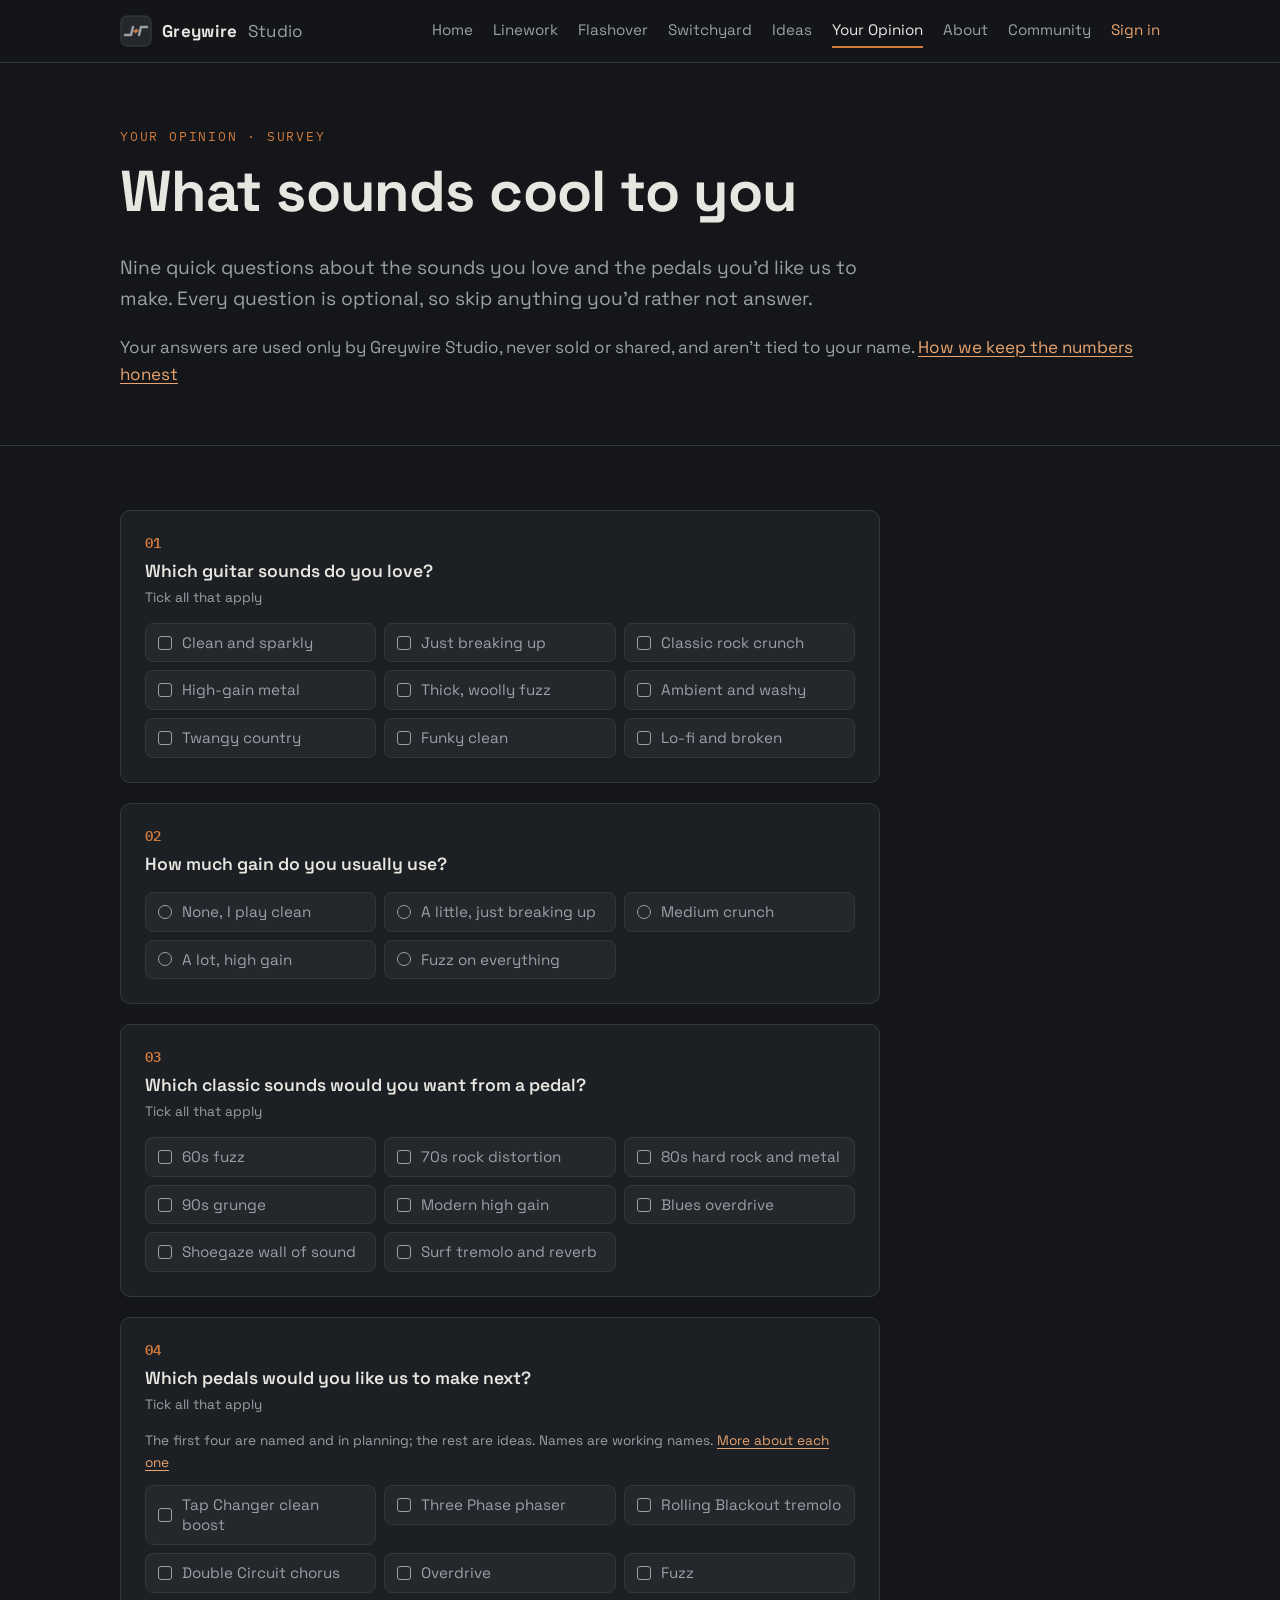
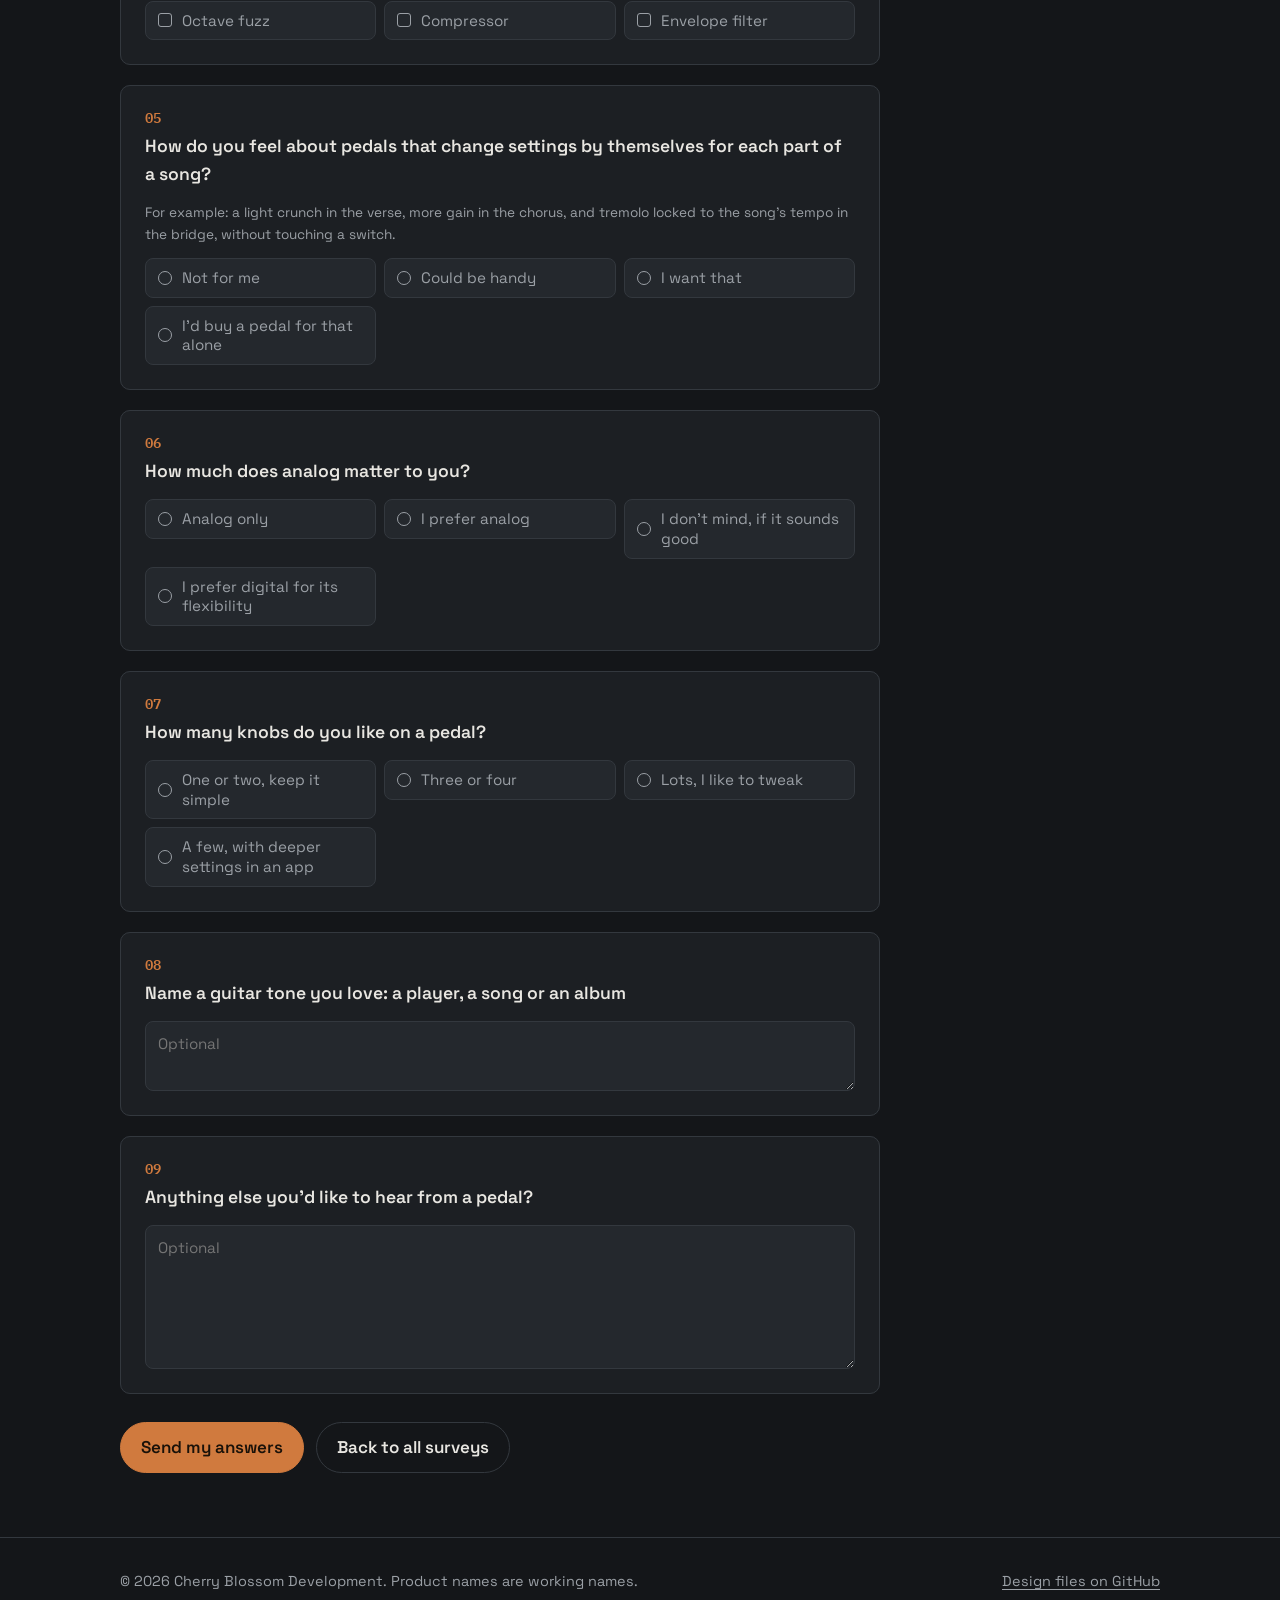
<file: survey-sounds.html>
<!doctype html>
<html lang="en">
<head>
  <meta charset="utf-8">
  <meta name="viewport" content="width=device-width, initial-scale=1">
  <title>What sounds cool to you · Greywire Studio</title>
  <meta name="description" content="A short, anonymous survey about the guitar sounds you love and the pedals you want next. Your answers help Greywire Studio decide what to build.">
  <link rel="icon" href="img/logo.svg" type="image/svg+xml">
  <link rel="preconnect" href="https://fonts.googleapis.com">
  <link rel="preconnect" href="https://fonts.gstatic.com" crossorigin>
  <link href="https://fonts.googleapis.com/css2?family=IBM+Plex+Mono:wght@400;500&family=Space+Grotesk:wght@400;600;700&display=swap" rel="stylesheet">
  <link rel="stylesheet" href="css/site.css">
</head>
<body>
  <header class="site-header">
    <div class="wrap">
      <a class="brand" href="index.html"><img src="img/logo.svg" alt="" width="32" height="32">Greywire <span>Studio</span></a>
      <nav class="site-nav" aria-label="Main">
        <a href="index.html">Home</a>
        <a href="linework.html">Linework</a>
        <a href="flashover.html">Flashover</a>
        <a href="switchyard.html">Switchyard</a>
        <a href="ideas.html">Ideas</a>
        <a href="opinion.html" aria-current="page">Your Opinion</a>
        <a href="about.html">About</a>
        <a href="https://community.greywirestudio.com/">Community</a>
        <a class="nav-signin" href="https://community.greywirestudio.com/login">Sign in</a>
      </nav>
    </div>
  </header>

  <main>
    <section class="page-head">
      <div class="wrap">
        <p class="eyebrow">Your Opinion · Survey</p>
        <h1>What sounds cool to you</h1>
        <p class="lead">Nine quick questions about the sounds you love and the pedals you'd like us to make. Every question is optional, so skip anything you'd rather not answer.</p>
        <p class="muted">Your answers are used only by Greywire Studio, never sold or shared, and aren't tied to your name. <a href="opinion.html#how-it-works">How we keep the numbers honest</a></p>
      </div>
    </section>

    <section class="section survey">
      <div class="wrap">
        <p class="form-error" id="empty">Nothing was answered, so nothing was saved. Pick at least one answer, then send it again.</p>
        <p class="form-error" id="failed">Sorry, your answers couldn't be saved. Please try sending them again in a minute.</p>
        <form method="post" action="/api/surveys/sounds">
          <fieldset class="question">
            <legend><span class="num">01</span>Which guitar sounds do you love? <span class="q-hint">Tick all that apply</span></legend>
            <div class="choices">
              <label class="choice"><input type="checkbox" name="sounds" value="clean"><span>Clean and sparkly</span></label>
              <label class="choice"><input type="checkbox" name="sounds" value="edge"><span>Just breaking up</span></label>
              <label class="choice"><input type="checkbox" name="sounds" value="crunch"><span>Classic rock crunch</span></label>
              <label class="choice"><input type="checkbox" name="sounds" value="high-gain"><span>High-gain metal</span></label>
              <label class="choice"><input type="checkbox" name="sounds" value="fuzz"><span>Thick, woolly fuzz</span></label>
              <label class="choice"><input type="checkbox" name="sounds" value="ambient"><span>Ambient and washy</span></label>
              <label class="choice"><input type="checkbox" name="sounds" value="twang"><span>Twangy country</span></label>
              <label class="choice"><input type="checkbox" name="sounds" value="funk"><span>Funky clean</span></label>
              <label class="choice"><input type="checkbox" name="sounds" value="lo-fi"><span>Lo-fi and broken</span></label>
            </div>
          </fieldset>

          <fieldset class="question">
            <legend><span class="num">02</span>How much gain do you usually use?</legend>
            <div class="choices">
              <label class="choice"><input type="radio" name="gain" value="none"><span>None, I play clean</span></label>
              <label class="choice"><input type="radio" name="gain" value="little"><span>A little, just breaking up</span></label>
              <label class="choice"><input type="radio" name="gain" value="medium"><span>Medium crunch</span></label>
              <label class="choice"><input type="radio" name="gain" value="lots"><span>A lot, high gain</span></label>
              <label class="choice"><input type="radio" name="gain" value="fuzz"><span>Fuzz on everything</span></label>
            </div>
          </fieldset>

          <fieldset class="question">
            <legend><span class="num">03</span>Which classic sounds would you want from a pedal? <span class="q-hint">Tick all that apply</span></legend>
            <div class="choices">
              <label class="choice"><input type="checkbox" name="eras" value="60s-fuzz"><span>60s fuzz</span></label>
              <label class="choice"><input type="checkbox" name="eras" value="70s-rock"><span>70s rock distortion</span></label>
              <label class="choice"><input type="checkbox" name="eras" value="80s-metal"><span>80s hard rock and metal</span></label>
              <label class="choice"><input type="checkbox" name="eras" value="90s-grunge"><span>90s grunge</span></label>
              <label class="choice"><input type="checkbox" name="eras" value="modern-metal"><span>Modern high gain</span></label>
              <label class="choice"><input type="checkbox" name="eras" value="blues"><span>Blues overdrive</span></label>
              <label class="choice"><input type="checkbox" name="eras" value="shoegaze"><span>Shoegaze wall of sound</span></label>
              <label class="choice"><input type="checkbox" name="eras" value="surf"><span>Surf tremolo and reverb</span></label>
            </div>
          </fieldset>

          <fieldset class="question">
            <legend><span class="num">04</span>Which pedals would you like us to make next? <span class="q-hint">Tick all that apply</span></legend>
            <p class="q-hint">The first four are named and in planning; the rest are ideas. Names are working names. <a href="ideas.html">More about each one</a></p>
            <div class="choices">
              <label class="choice"><input type="checkbox" name="pedals" value="tap-changer"><span>Tap Changer clean boost</span></label>
              <label class="choice"><input type="checkbox" name="pedals" value="three-phase"><span>Three Phase phaser</span></label>
              <label class="choice"><input type="checkbox" name="pedals" value="rolling-blackout"><span>Rolling Blackout tremolo</span></label>
              <label class="choice"><input type="checkbox" name="pedals" value="double-circuit"><span>Double Circuit chorus</span></label>
              <label class="choice"><input type="checkbox" name="pedals" value="overdrive"><span>Overdrive</span></label>
              <label class="choice"><input type="checkbox" name="pedals" value="fuzz"><span>Fuzz</span></label>
              <label class="choice"><input type="checkbox" name="pedals" value="octave-fuzz"><span>Octave fuzz</span></label>
              <label class="choice"><input type="checkbox" name="pedals" value="compressor"><span>Compressor</span></label>
              <label class="choice"><input type="checkbox" name="pedals" value="envelope"><span>Envelope filter</span></label>
            </div>
          </fieldset>

          <fieldset class="question">
            <legend><span class="num">05</span>How do you feel about pedals that change settings by themselves for each part of a song?</legend>
            <p class="q-hint">For example: a light crunch in the verse, more gain in the chorus, and tremolo locked to the song's tempo in the bridge, without touching a switch.</p>
            <div class="choices">
              <label class="choice"><input type="radio" name="linked" value="not-for-me"><span>Not for me</span></label>
              <label class="choice"><input type="radio" name="linked" value="maybe"><span>Could be handy</span></label>
              <label class="choice"><input type="radio" name="linked" value="want"><span>I want that</span></label>
              <label class="choice"><input type="radio" name="linked" value="must"><span>I'd buy a pedal for that alone</span></label>
            </div>
          </fieldset>

          <fieldset class="question">
            <legend><span class="num">06</span>How much does analog matter to you?</legend>
            <div class="choices">
              <label class="choice"><input type="radio" name="analog" value="only"><span>Analog only</span></label>
              <label class="choice"><input type="radio" name="analog" value="prefer"><span>I prefer analog</span></label>
              <label class="choice"><input type="radio" name="analog" value="dont-care"><span>I don't mind, if it sounds good</span></label>
              <label class="choice"><input type="radio" name="analog" value="digital"><span>I prefer digital for its flexibility</span></label>
            </div>
          </fieldset>

          <fieldset class="question">
            <legend><span class="num">07</span>How many knobs do you like on a pedal?</legend>
            <div class="choices">
              <label class="choice"><input type="radio" name="knobs" value="one-two"><span>One or two, keep it simple</span></label>
              <label class="choice"><input type="radio" name="knobs" value="three-four"><span>Three or four</span></label>
              <label class="choice"><input type="radio" name="knobs" value="lots"><span>Lots, I like to tweak</span></label>
              <label class="choice"><input type="radio" name="knobs" value="app"><span>A few, with deeper settings in an app</span></label>
            </div>
          </fieldset>

          <fieldset class="question">
            <legend><span class="num">08</span><label for="tone">Name a guitar tone you love: a player, a song or an album</label></legend>
            <textarea id="tone" name="tone" rows="2" maxlength="300" placeholder="Optional"></textarea>
          </fieldset>

          <fieldset class="question">
            <legend><span class="num">09</span><label for="comments">Anything else you'd like to hear from a pedal?</label></legend>
            <textarea id="comments" name="comments" rows="5" maxlength="2000" placeholder="Optional"></textarea>
          </fieldset>

          <div class="buttons">
            <button class="button" type="submit">Send my answers</button>
            <a class="button ghost" href="opinion.html#surveys">Back to all surveys</a>
          </div>
        </form>
      </div>
    </section>
  </main>

  <footer class="site-footer">
    <div class="wrap">
      <p>© 2026 Cherry Blossom Development. Product names are working names.</p>
      <p><a href="https://github.com/Cherry-Blossom-Development/GreywireStudio">Design files on GitHub</a></p>
    </div>
  </footer>
</body>
</html>
</file>
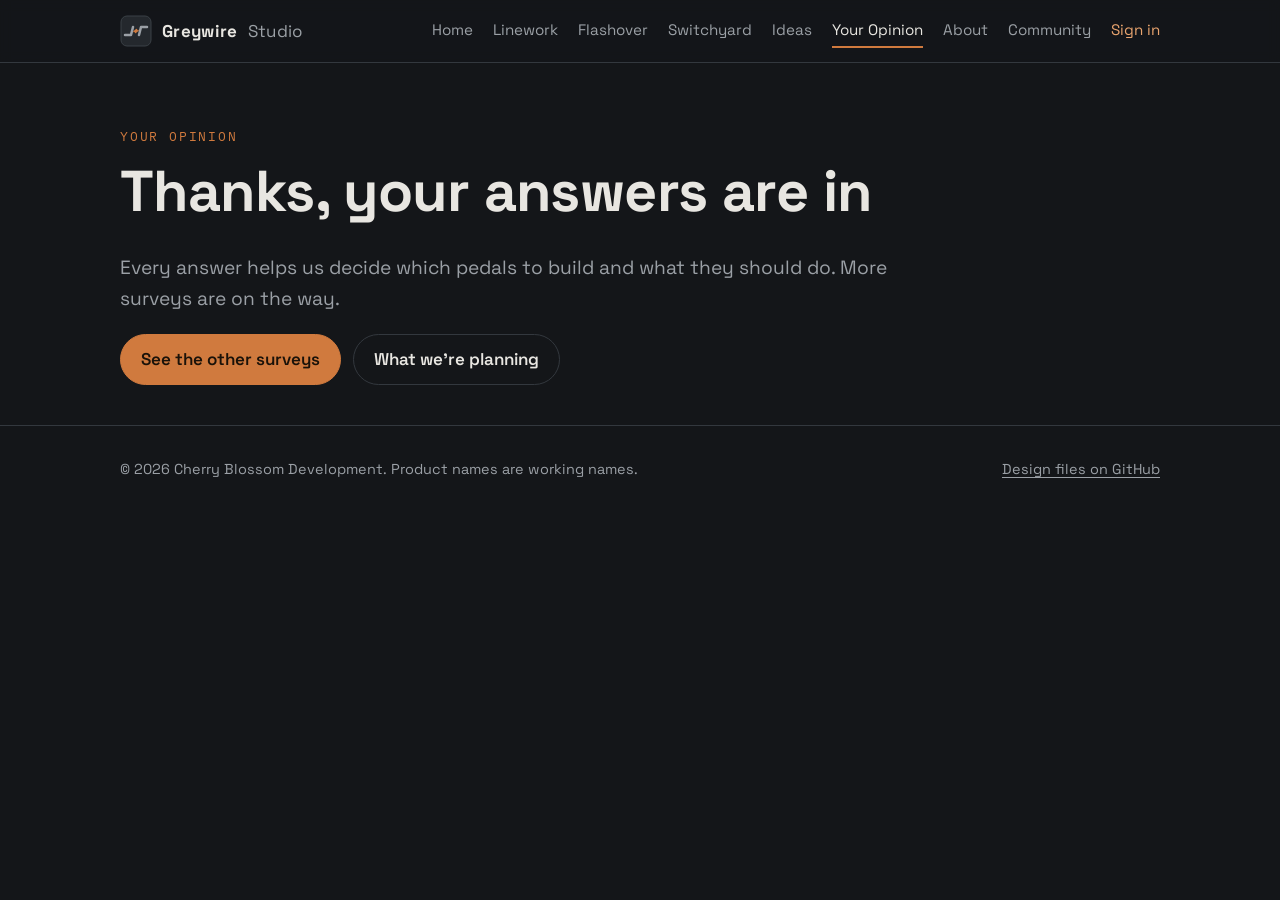
<file: survey-thanks.html>
<!doctype html>
<html lang="en">
<head>
  <meta charset="utf-8">
  <meta name="viewport" content="width=device-width, initial-scale=1">
  <title>Thanks · Greywire Studio</title>
  <meta name="description" content="Thanks for taking a Greywire Studio survey.">
  <link rel="icon" href="img/logo.svg" type="image/svg+xml">
  <link rel="preconnect" href="https://fonts.googleapis.com">
  <link rel="preconnect" href="https://fonts.gstatic.com" crossorigin>
  <link href="https://fonts.googleapis.com/css2?family=IBM+Plex+Mono:wght@400;500&family=Space+Grotesk:wght@400;600;700&display=swap" rel="stylesheet">
  <meta name="robots" content="noindex">
  <link rel="stylesheet" href="css/site.css">
</head>
<body>
  <header class="site-header">
    <div class="wrap">
      <a class="brand" href="index.html"><img src="img/logo.svg" alt="" width="32" height="32">Greywire <span>Studio</span></a>
      <nav class="site-nav" aria-label="Main">
        <a href="index.html">Home</a>
        <a href="linework.html">Linework</a>
        <a href="flashover.html">Flashover</a>
        <a href="switchyard.html">Switchyard</a>
        <a href="ideas.html">Ideas</a>
        <a href="opinion.html" aria-current="page">Your Opinion</a>
        <a href="about.html">About</a>
        <a href="https://community.greywirestudio.com/">Community</a>
        <a class="nav-signin" href="https://community.greywirestudio.com/login">Sign in</a>
      </nav>
    </div>
  </header>

  <main>
    <section class="page-head">
      <div class="wrap">
        <p class="eyebrow">Your Opinion</p>
        <h1>Thanks, your answers are in</h1>
        <p class="lead">Every answer helps us decide which pedals to build and what they should do. More surveys are on the way.</p>
        <div class="buttons">
          <a class="button" href="opinion.html#surveys">See the other surveys</a>
          <a class="button ghost" href="ideas.html">What we're planning</a>
        </div>
      </div>
    </section>
  </main>

  <footer class="site-footer">
    <div class="wrap">
      <p>© 2026 Cherry Blossom Development. Product names are working names.</p>
      <p><a href="https://github.com/Cherry-Blossom-Development/GreywireStudio">Design files on GitHub</a></p>
    </div>
  </footer>
</body>
</html>
</file>
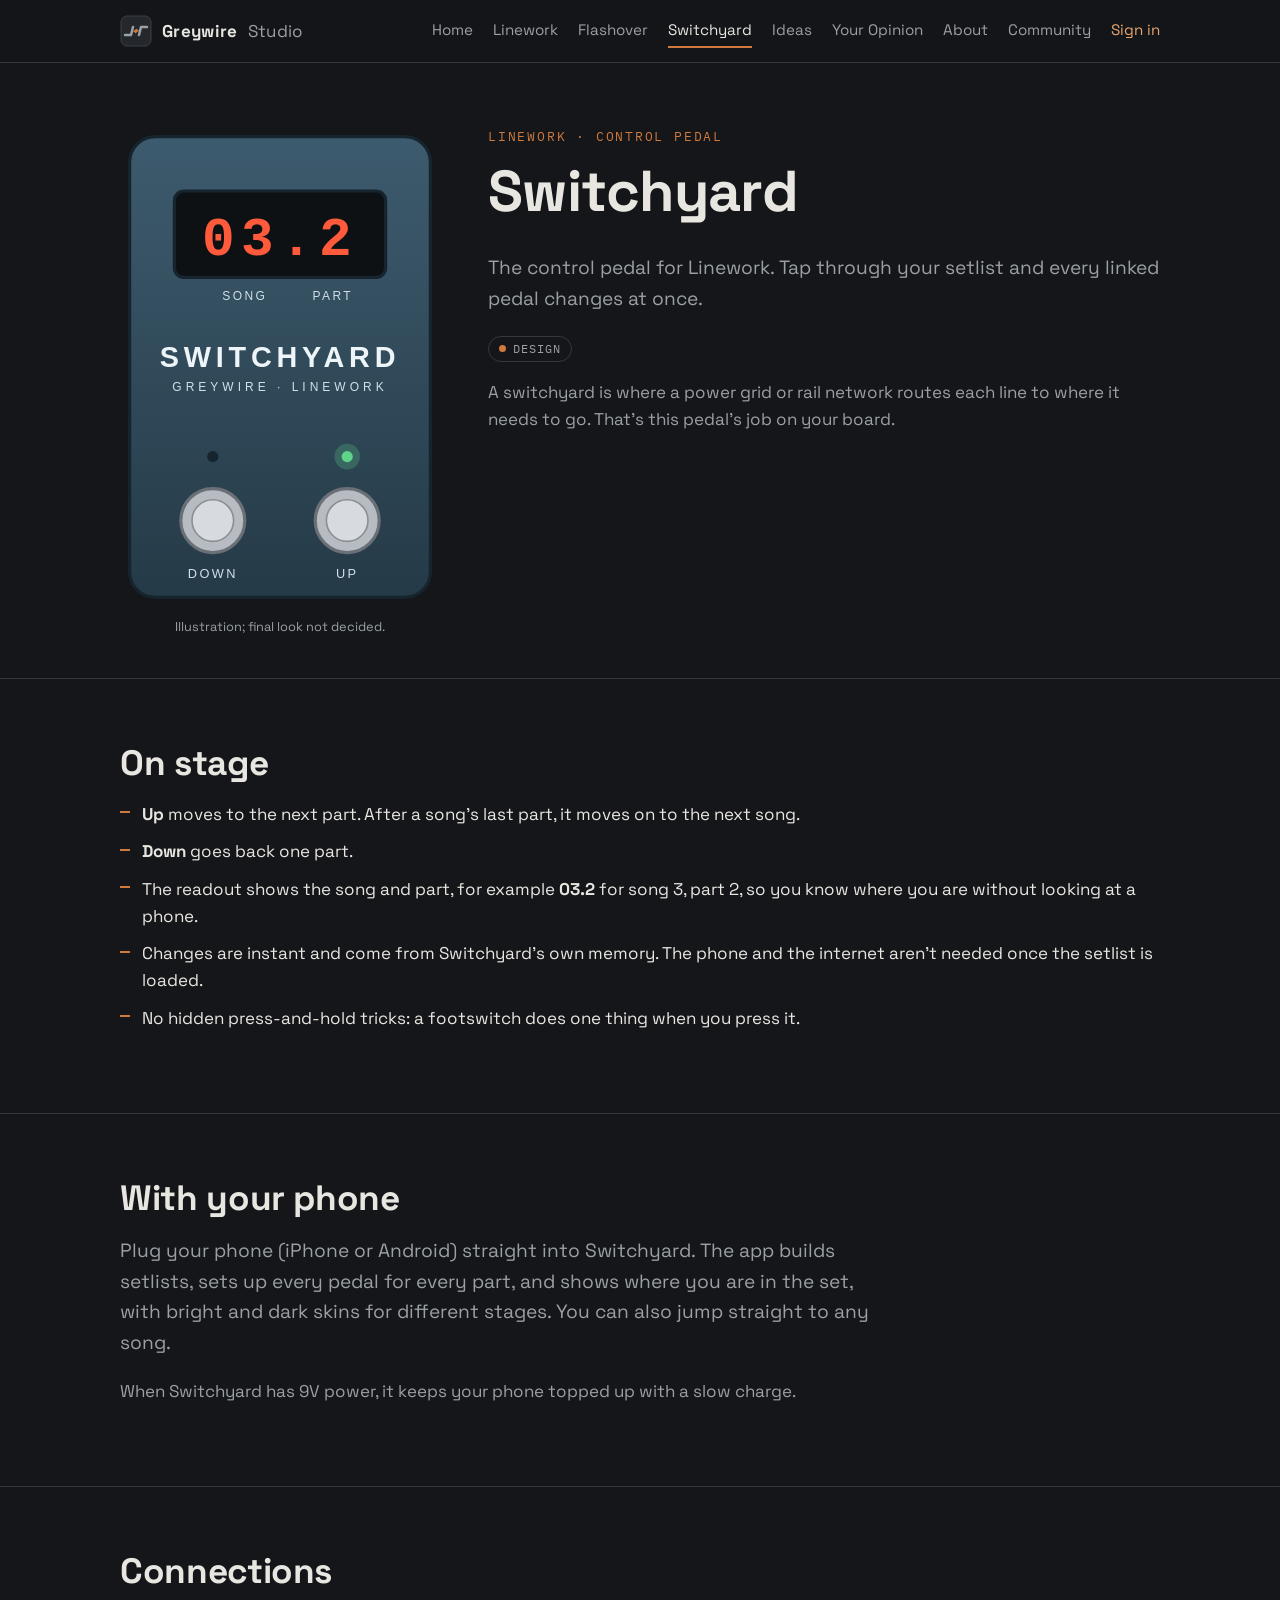
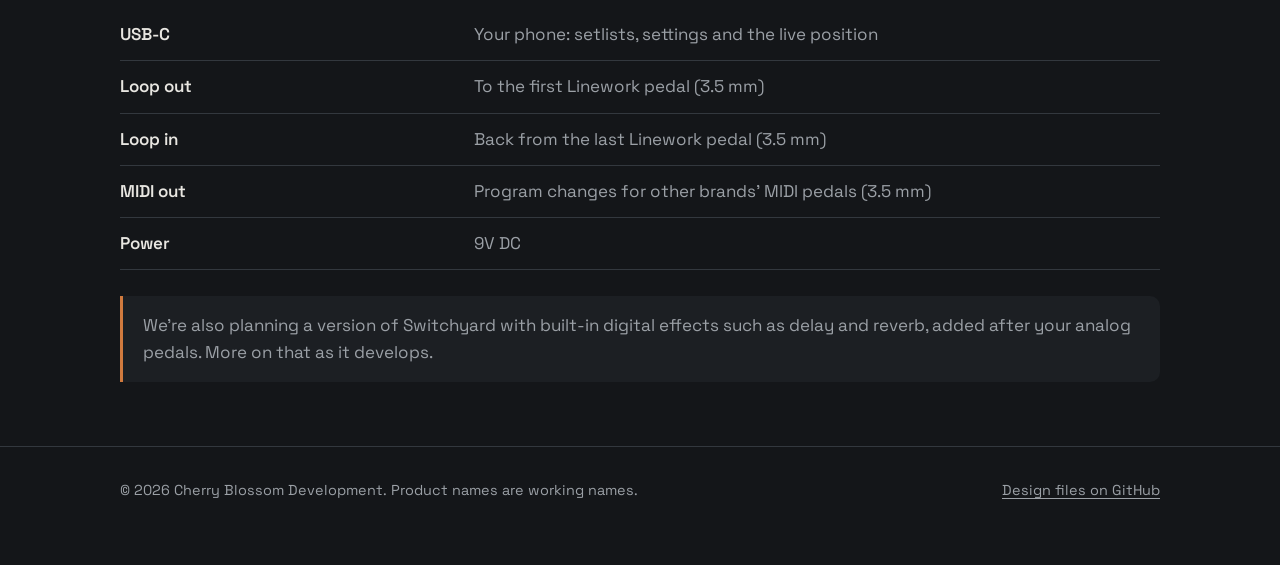
<file: switchyard.html>
<!doctype html>
<html lang="en">
<head>
  <meta charset="utf-8">
  <meta name="viewport" content="width=device-width, initial-scale=1">
  <title>Switchyard · Greywire Studio</title>
  <meta name="description" content="Switchyard is the control pedal for the Greywire Linework series. Tap through your setlist and every linked pedal changes at once.">
  <link rel="icon" href="img/logo.svg" type="image/svg+xml">
  <link rel="preconnect" href="https://fonts.googleapis.com">
  <link rel="preconnect" href="https://fonts.gstatic.com" crossorigin>
  <link href="https://fonts.googleapis.com/css2?family=IBM+Plex+Mono:wght@400;500&family=Space+Grotesk:wght@400;600;700&display=swap" rel="stylesheet">
  <link rel="stylesheet" href="css/site.css">
</head>
<body>
  <header class="site-header">
    <div class="wrap">
      <a class="brand" href="index.html"><img src="img/logo.svg" alt="" width="32" height="32">Greywire <span>Studio</span></a>
      <nav class="site-nav" aria-label="Main">
        <a href="index.html">Home</a>
        <a href="linework.html">Linework</a>
        <a href="flashover.html">Flashover</a>
        <a href="switchyard.html" aria-current="page">Switchyard</a>
        <a href="ideas.html">Ideas</a>
        <a href="opinion.html">Your Opinion</a>
        <a href="about.html">About</a>
        <a href="https://community.greywirestudio.com/">Community</a>
        <a class="nav-signin" href="https://community.greywirestudio.com/login">Sign in</a>
      </nav>
    </div>
  </header>

  <main>
    <section class="page-head">
      <div class="wrap product">
        <figure>
          <img src="img/switchyard.svg" alt="Illustration of the Switchyard pedal" width="320" height="480">
          <figcaption>Illustration; final look not decided.</figcaption>
        </figure>
        <div>
          <p class="eyebrow">Linework · Control pedal</p>
          <h1>Switchyard</h1>
          <p class="lead">The control pedal for Linework. Tap through your setlist and every linked pedal changes at once.</p>
          <p><span class="status">Design</span></p>
          <p class="muted">A switchyard is where a power grid or rail network routes each line to where it needs to go. That's this pedal's job on your board.</p>
        </div>
      </div>
    </section>

    <section class="section">
      <div class="wrap">
        <h2>On stage</h2>
        <ul class="ticks">
          <li><strong>Up</strong> moves to the next part. After a song's last part, it moves on to the next song.</li>
          <li><strong>Down</strong> goes back one part.</li>
          <li>The readout shows the song and part, for example <strong>03.2</strong> for song 3, part 2, so you know where you are without looking at a phone.</li>
          <li>Changes are instant and come from Switchyard's own memory. The phone and the internet aren't needed once the setlist is loaded.</li>
          <li>No hidden press-and-hold tricks: a footswitch does one thing when you press it.</li>
        </ul>
      </div>
    </section>

    <section class="section">
      <div class="wrap">
        <h2>With your phone</h2>
        <p class="lead">Plug your phone (iPhone or Android) straight into Switchyard. The app builds setlists, sets up every pedal for every part, and shows where you are in the set, with bright and dark skins for different stages. You can also jump straight to any song.</p>
        <p class="muted">When Switchyard has 9V power, it keeps your phone topped up with a slow charge.</p>
      </div>
    </section>

    <section class="section">
      <div class="wrap">
        <h2>Connections</h2>
        <table class="spec">
          <tr><th>USB-C</th><td>Your phone: setlists, settings and the live position</td></tr>
          <tr><th>Loop out</th><td>To the first Linework pedal (3.5 mm)</td></tr>
          <tr><th>Loop in</th><td>Back from the last Linework pedal (3.5 mm)</td></tr>
          <tr><th>MIDI out</th><td>Program changes for other brands' MIDI pedals (3.5 mm)</td></tr>
          <tr><th>Power</th><td>9V DC</td></tr>
        </table>
        <div class="note">
          <p>We're also planning a version of Switchyard with built-in digital effects such as delay and reverb, added after your analog pedals. More on that as it develops.</p>
        </div>
      </div>
    </section>
  </main>

  <footer class="site-footer">
    <div class="wrap">
      <p>© 2026 Cherry Blossom Development. Product names are working names.</p>
      <p><a href="https://github.com/Cherry-Blossom-Development/GreywireStudio">Design files on GitHub</a></p>
    </div>
  </footer>
</body>
</html>
</file>
<file: css/site.css>
/* Greywire Studio site styles */

:root {
  --bg: #141619;
  --surface: #1c1f23;
  --surface-2: #24282d;
  --line: #33383e;
  --text: #e8e6e1;
  --muted: #9ba0a6;
  --copper: #d07a3e;
  --copper-soft: #e9a46f;
  --signal: #5fd38a;
  --max: 1080px;
  --radius: 10px;
  --font: "Space Grotesk", system-ui, -apple-system, "Segoe UI", sans-serif;
  --mono: "IBM Plex Mono", ui-monospace, Consolas, monospace;
}

*, *::before, *::after { box-sizing: border-box; }

html { -webkit-text-size-adjust: 100%; }

body {
  margin: 0;
  background: var(--bg);
  color: var(--text);
  font-family: var(--font);
  font-size: 17px;
  line-height: 1.6;
}

img, svg { max-width: 100%; height: auto; display: block; }

a { color: var(--copper-soft); text-underline-offset: 3px; }
a:hover { color: var(--text); }

h1, h2, h3 { line-height: 1.15; margin: 0 0 0.5em; letter-spacing: -0.01em; }
h1 { font-size: clamp(2.2rem, 6vw, 3.6rem); }
h2 { font-size: clamp(1.6rem, 4vw, 2.2rem); }
h3 { font-size: 1.2rem; }
p { margin: 0 0 1em; }

.wrap { max-width: var(--max); margin: 0 auto; padding: 0 20px; }

.eyebrow {
  font-family: var(--mono);
  font-size: 0.8rem;
  letter-spacing: 0.14em;
  text-transform: uppercase;
  color: var(--copper);
  margin-bottom: 0.8em;
}

.lead { font-size: 1.2rem; color: var(--muted); max-width: 40em; }
.muted { color: var(--muted); }
.small { font-size: 0.85rem; }

/* Header */

.site-header {
  border-bottom: 1px solid var(--line);
  background: rgba(20, 22, 25, 0.92);
  position: sticky;
  top: 0;
  z-index: 10;
  backdrop-filter: blur(6px);
}

.site-header .wrap {
  display: flex;
  flex-wrap: wrap;
  align-items: center;
  justify-content: space-between;
  gap: 10px 24px;
  padding-top: 14px;
  padding-bottom: 14px;
}

.brand {
  display: flex;
  align-items: center;
  gap: 10px;
  color: var(--text);
  text-decoration: none;
  font-weight: 700;
  letter-spacing: 0.02em;
}
.brand img { width: 32px; height: 32px; }
.brand span { font-weight: 400; color: var(--muted); }

.site-nav { display: flex; flex-wrap: wrap; gap: 4px 20px; }
.site-nav a {
  color: var(--muted);
  text-decoration: none;
  font-size: 0.95rem;
  padding: 4px 0;
  border-bottom: 2px solid transparent;
}
.site-nav a:hover { color: var(--text); }
.site-nav a[aria-current="page"] { color: var(--text); border-bottom-color: var(--copper); }
/* Sign in goes to the community site; copper marks it as the way in */
.site-nav a.nav-signin { color: var(--copper-soft); }
.site-nav a.nav-signin:hover { color: var(--text); }

/* Sections */

.hero { padding: 80px 0 64px; }
.hero .lead { margin-bottom: 1.6em; }

.section { padding: 64px 0; border-top: 1px solid var(--line); }

.page-head { padding: 64px 0 40px; }

.buttons { display: flex; flex-wrap: wrap; gap: 12px; }
.button {
  display: inline-block;
  padding: 11px 20px;
  border-radius: 999px;
  border: 1px solid var(--copper);
  background: var(--copper);
  color: #1a1209;
  font-weight: 600;
  text-decoration: none;
}
.button:hover { background: var(--copper-soft); border-color: var(--copper-soft); color: #1a1209; }
.button.ghost { background: transparent; color: var(--text); border-color: var(--line); }
.button.ghost:hover { border-color: var(--muted); color: var(--text); }

.grid { display: grid; gap: 20px; }
.grid.three { grid-template-columns: repeat(auto-fit, minmax(min(240px, 100%), 1fr)); }
.grid.two { grid-template-columns: repeat(auto-fit, minmax(min(300px, 100%), 1fr)); }

.card {
  background: var(--surface);
  border: 1px solid var(--line);
  border-radius: var(--radius);
  padding: 24px;
}
.card p:last-child { margin-bottom: 0; }

.num {
  font-family: var(--mono);
  color: var(--copper);
  font-size: 0.85rem;
  display: block;
  margin-bottom: 8px;
}

/* Pedal cards and pages */

.pedal-card {
  display: grid;
  grid-template-columns: 140px 1fr;
  gap: 24px;
  align-items: center;
  color: var(--text);
  text-decoration: none;
}
.pedal-card:hover { border-color: var(--muted); color: var(--text); }
.pedal-card h3 { margin-bottom: 0.2em; }
.pedal-card .type { font-family: var(--mono); font-size: 0.8rem; color: var(--muted); margin-bottom: 0.8em; }

.status {
  display: inline-block;
  font-family: var(--mono);
  font-size: 0.72rem;
  letter-spacing: 0.08em;
  text-transform: uppercase;
  padding: 3px 10px;
  border-radius: 999px;
  border: 1px solid var(--line);
  color: var(--muted);
}
.status::before {
  content: "";
  display: inline-block;
  width: 7px;
  height: 7px;
  border-radius: 50%;
  background: var(--copper);
  margin-right: 7px;
  vertical-align: 1px;
}

.product {
  display: grid;
  grid-template-columns: minmax(200px, 320px) 1fr;
  gap: 48px;
  align-items: start;
}
.product figure { margin: 0; }
.product figcaption { margin-top: 10px; font-size: 0.8rem; color: var(--muted); text-align: center; }

.spec { width: 100%; border-collapse: collapse; margin: 0 0 1.5em; }
.spec th, .spec td { text-align: left; vertical-align: top; padding: 12px 0; border-bottom: 1px solid var(--line); }
.spec th { width: 34%; padding-right: 16px; font-weight: 600; }
.spec td { color: var(--muted); }

ul.ticks { list-style: none; padding: 0; margin: 0 0 1em; }
ul.ticks li { position: relative; padding-left: 22px; margin-bottom: 0.6em; }
ul.ticks li::before {
  content: "";
  position: absolute;
  left: 0;
  top: 0.62em;
  width: 10px;
  height: 2px;
  background: var(--copper);
}

.diagram {
  background: var(--surface);
  border: 1px solid var(--line);
  border-radius: var(--radius);
  padding: 24px;
  margin: 0 0 24px;
}

.note {
  border-left: 3px solid var(--copper);
  background: var(--surface);
  padding: 16px 20px;
  border-radius: 0 var(--radius) var(--radius) 0;
  color: var(--muted);
}
.note p:last-child { margin-bottom: 0; }

/* Footer */

.site-footer { border-top: 1px solid var(--line); padding: 32px 0 48px; color: var(--muted); font-size: 0.9rem; }
.site-footer .wrap { display: flex; flex-wrap: wrap; justify-content: space-between; gap: 12px 32px; }
.site-footer a { color: var(--muted); }
.site-footer a:hover { color: var(--text); }

@media (max-width: 720px) {
  body { font-size: 16px; }
  .wrap { padding: 0 16px; }
  .hero { padding: 48px 0 40px; }
  .section { padding: 48px 0; }
  .page-head { padding: 40px 0 24px; }
  .product { grid-template-columns: 1fr; gap: 28px; }
  .product figure { max-width: 240px; margin: 0 auto; }
  .pedal-card { grid-template-columns: 90px 1fr; gap: 16px; }
  .spec th { width: 40%; }
}

/* Ideas page */

.idea dl { margin: 1em 0 0; font-size: 0.92rem; }
.idea dt {
  font-family: var(--mono);
  font-size: 0.72rem;
  letter-spacing: 0.1em;
  text-transform: uppercase;
  color: var(--copper);
  margin-top: 0.9em;
}
.idea dd { margin: 0.2em 0 0; color: var(--muted); }

.grid.four { grid-template-columns: repeat(auto-fit, minmax(min(200px, 100%), 1fr)); }

.card.mini {
  display: grid;
  grid-template-columns: 40px 1fr;
  grid-template-rows: auto auto;
  column-gap: 14px;
  align-content: center;
  padding: 16px 18px;
  color: var(--text);
  text-decoration: none;
}
.card.mini img { grid-row: 1 / 3; align-self: center; }
.card.mini:hover { border-color: var(--muted); color: var(--text); }
.card.mini strong { font-size: 1.05rem; align-self: end; }
.card.mini span { font-family: var(--mono); font-size: 0.8rem; color: var(--muted); align-self: start; }

.idea .type { font-family: var(--mono); font-size: 0.8rem; color: var(--muted); margin: -0.3em 0 0.8em; }
.idea[id] { scroll-margin-top: 90px; }
.grid.pair { grid-template-columns: repeat(auto-fit, minmax(min(420px, 100%), 1fr)); }

.idea.with-art { display: grid; grid-template-columns: 120px 1fr; gap: 24px; align-items: start; }

@media (max-width: 720px) {
  .idea.with-art { grid-template-columns: 80px 1fr; gap: 16px; }
}

/* Your Opinion page */

.spec.costs th { width: auto; font-family: var(--mono); font-size: 0.72rem; letter-spacing: 0.1em; text-transform: uppercase; color: var(--copper); font-weight: 500; }
.spec.costs td { padding-right: 16px; font-size: 0.92rem; }
.spec.costs td:first-child { color: var(--text); width: 30%; }
.spec.costs td:last-child { padding-right: 0; width: 24%; }
#surveys { scroll-margin-top: 70px; }

.survey-card { display: block; color: var(--text); text-decoration: none; }
.survey-card:hover { border-color: var(--muted); color: var(--text); }
.survey-card .status { margin-bottom: 14px; }

@media (max-width: 720px) {
  .spec.costs td { font-size: 0.85rem; padding-right: 10px; }
}
#how-it-works { scroll-margin-top: 70px; }
.status.open { color: var(--text); border-color: var(--signal); }
.status.open::before { background: var(--signal); }

/* Survey forms */

.survey form { max-width: 760px; }
.question {
  border: 1px solid var(--line);
  border-radius: var(--radius);
  background: var(--surface);
  padding: 20px 24px 24px;
  margin: 0 0 20px;
  min-width: 0;
}
.question legend {
  float: left;
  width: 100%;
  padding: 0;
  margin: 0 0 14px;
  font-weight: 600;
  font-size: 1.1rem;
}
.question legend .num { margin-bottom: 4px; }
.question legend label { cursor: default; }
.question legend + * { clear: both; }
.q-hint { display: block; font-weight: 400; font-size: 0.85rem; color: var(--muted); margin: 2px 0 12px; clear: both; }
.question legend .q-hint { margin-bottom: 0; }

.choices { display: grid; grid-template-columns: repeat(auto-fill, minmax(min(210px, 100%), 1fr)); gap: 8px; }
.choice { display: block; cursor: pointer; }
.choice input { position: absolute; opacity: 0; pointer-events: none; }
.choice span {
  display: flex;
  align-items: center;
  gap: 10px;
  padding: 9px 12px;
  border: 1px solid var(--line);
  border-radius: 8px;
  background: var(--surface-2);
  color: var(--muted);
  font-size: 0.95rem;
  line-height: 1.3;
}
.choice span::before {
  content: "";
  flex: none;
  width: 14px;
  height: 14px;
  border: 1.5px solid var(--muted);
  border-radius: 3px;
}
.choice input[type="radio"] + span::before { border-radius: 50%; }
.choice:hover span { border-color: var(--muted); color: var(--text); }
.choice input:checked + span { border-color: var(--copper); color: var(--text); }
.choice input:checked + span::before { border-color: var(--copper); background: var(--copper); box-shadow: inset 0 0 0 2.5px var(--surface-2); }
.choice input:focus-visible + span { outline: 2px solid var(--copper-soft); outline-offset: 2px; }

.question textarea {
  display: block;
  width: 100%;
  padding: 10px 12px;
  border: 1px solid var(--line);
  border-radius: 8px;
  background: var(--surface-2);
  color: var(--text);
  font: inherit;
  font-size: 0.95rem;
  resize: vertical;
}
.question textarea:focus { outline: 2px solid var(--copper-soft); outline-offset: 1px; border-color: var(--copper); }

button.button { font: inherit; font-weight: 600; cursor: pointer; }
.survey .buttons { margin-top: 28px; }

/* Shown only when the server sends the visitor back with #empty or #failed */
.form-error { display: none; max-width: 760px; }
.form-error:target {
  display: block;
  border-left: 3px solid var(--copper);
  background: var(--surface);
  padding: 14px 18px;
  border-radius: 0 var(--radius) var(--radius) 0;
  scroll-margin-top: 90px;
}

@media (max-width: 720px) {
  .question { padding: 16px 16px 20px; }
}
</file>
